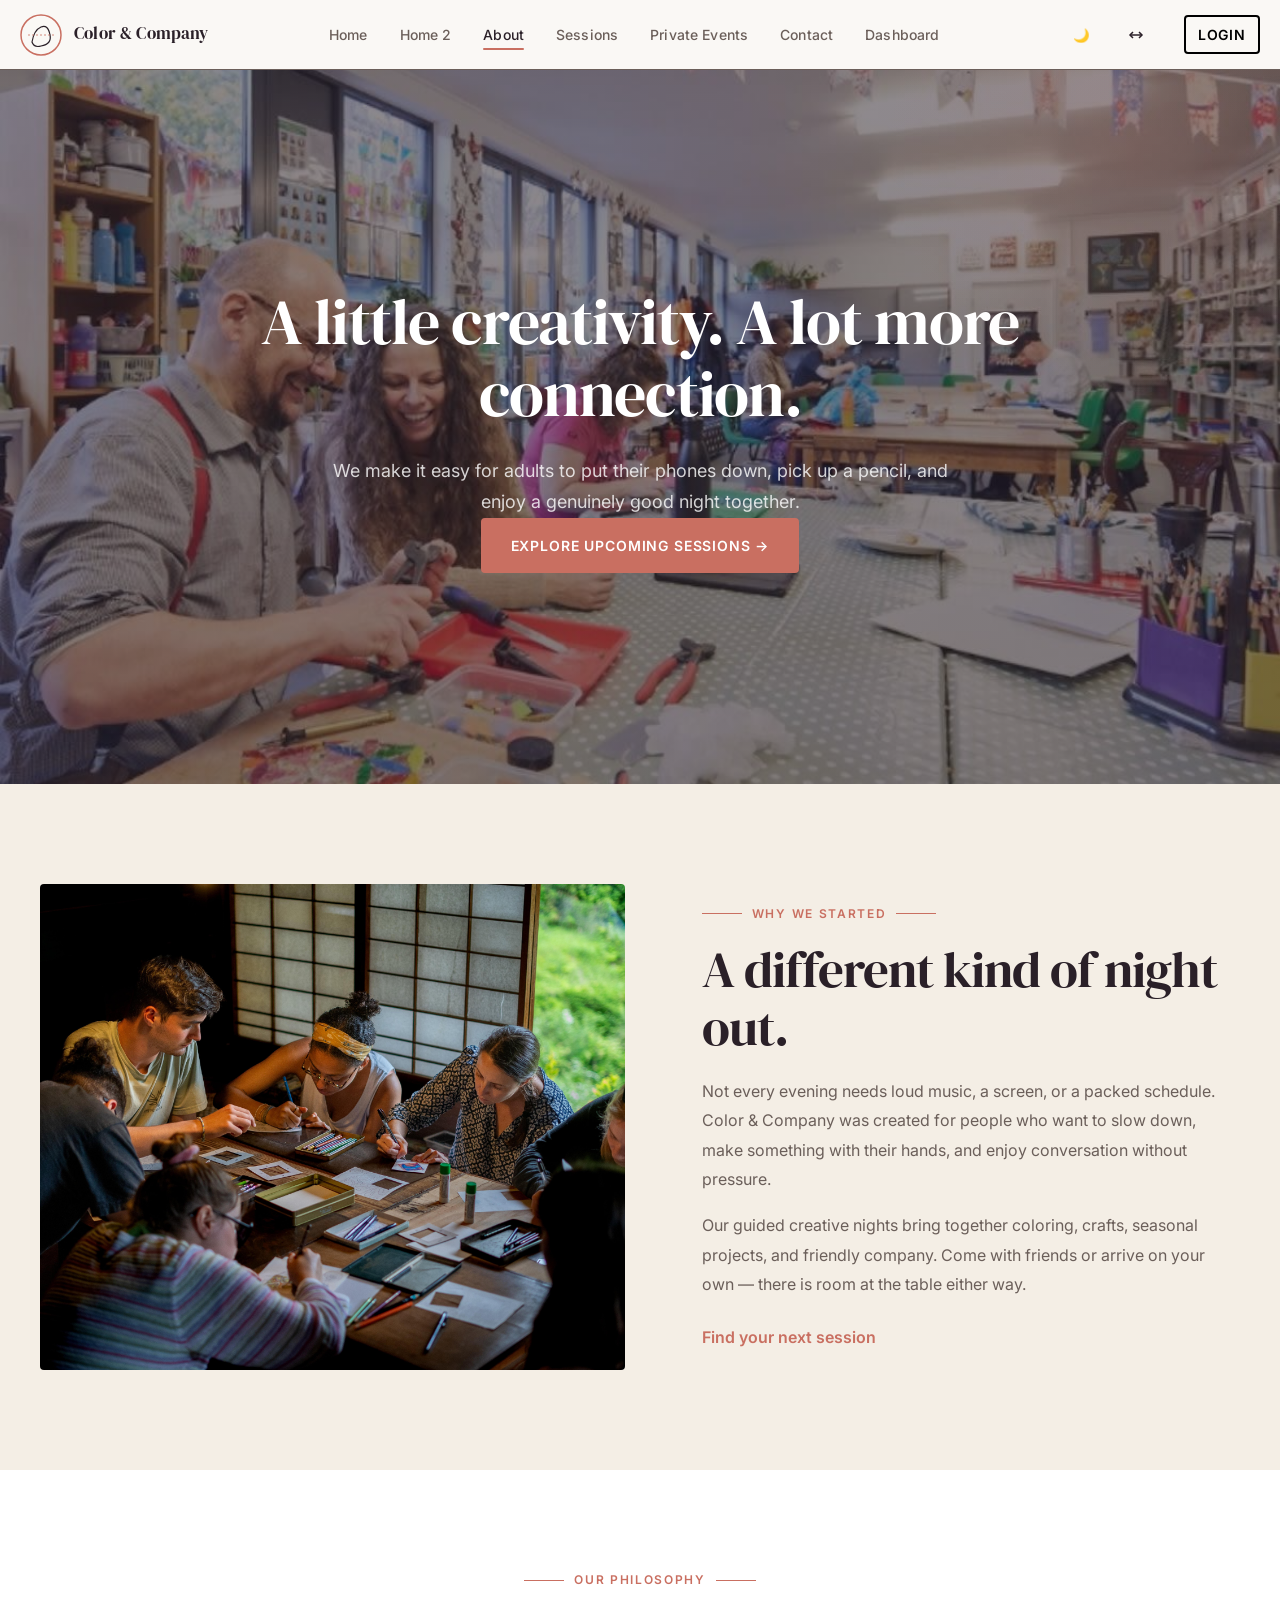
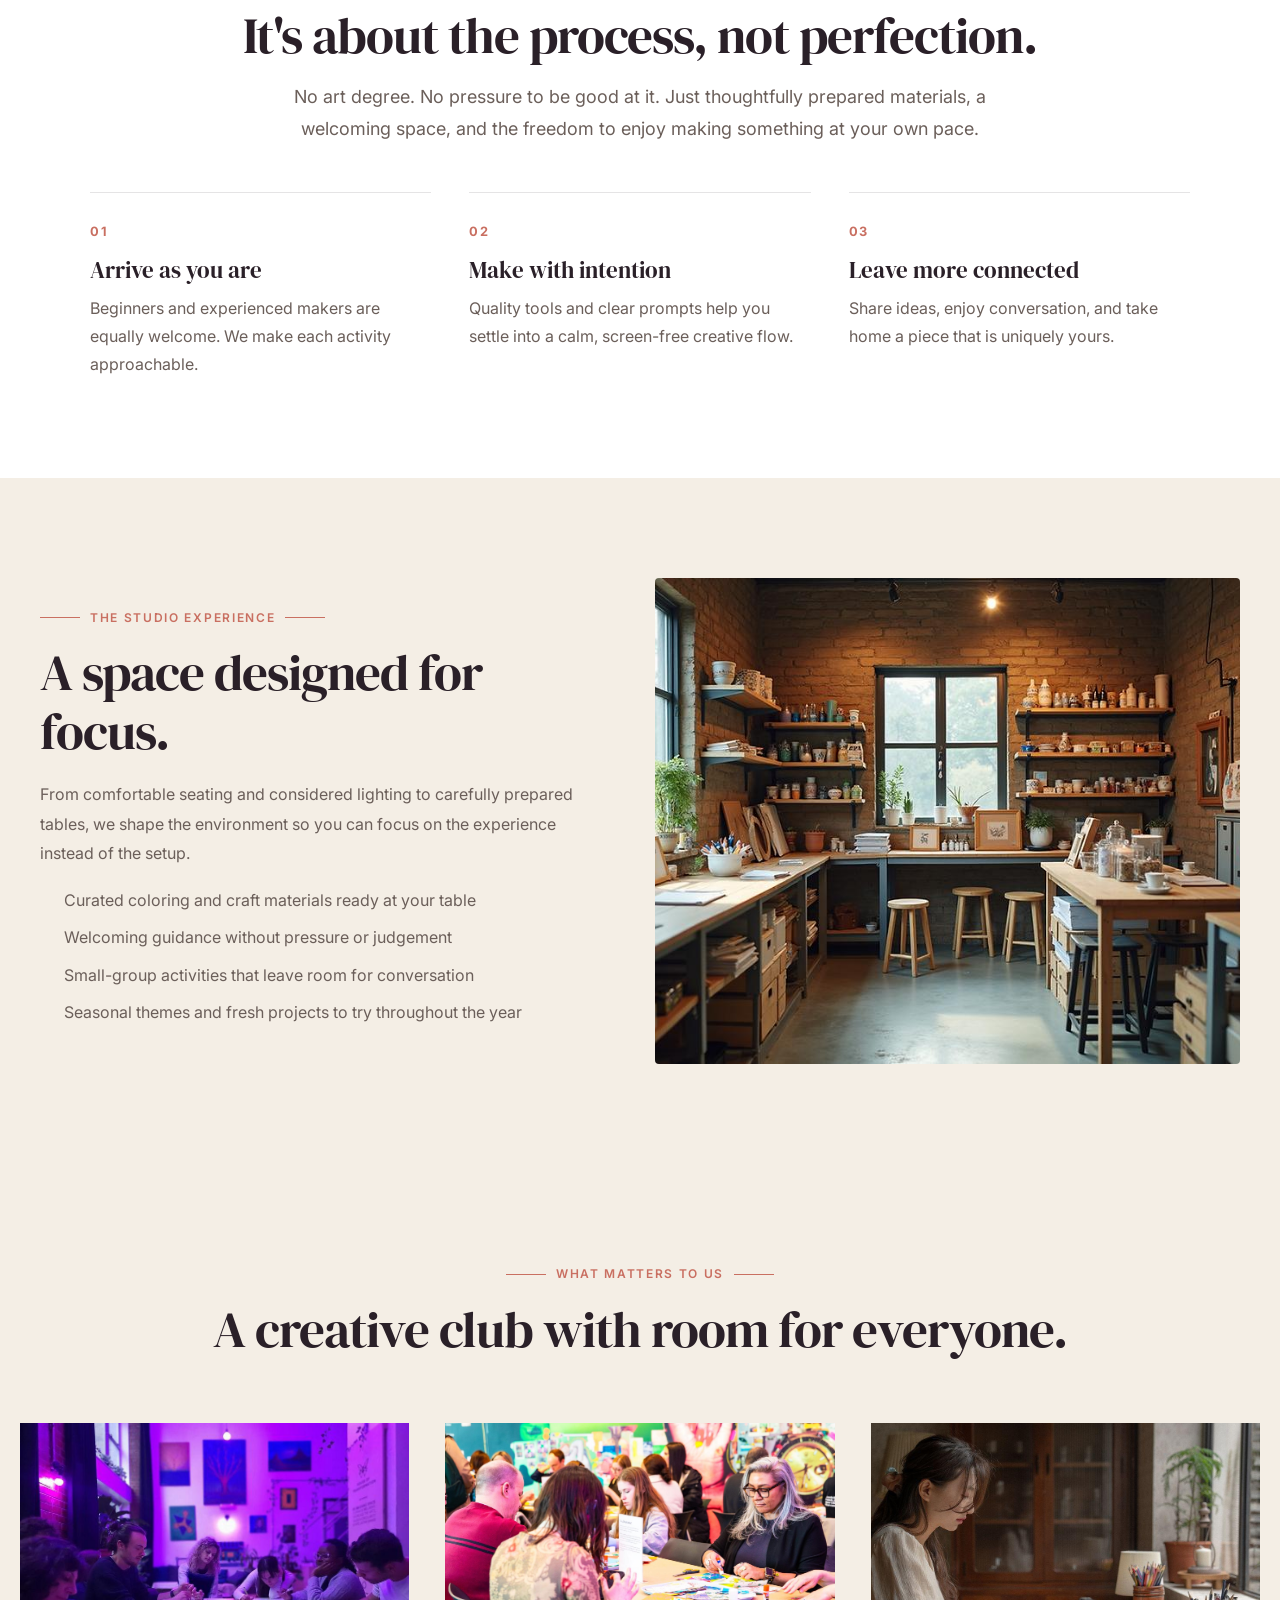
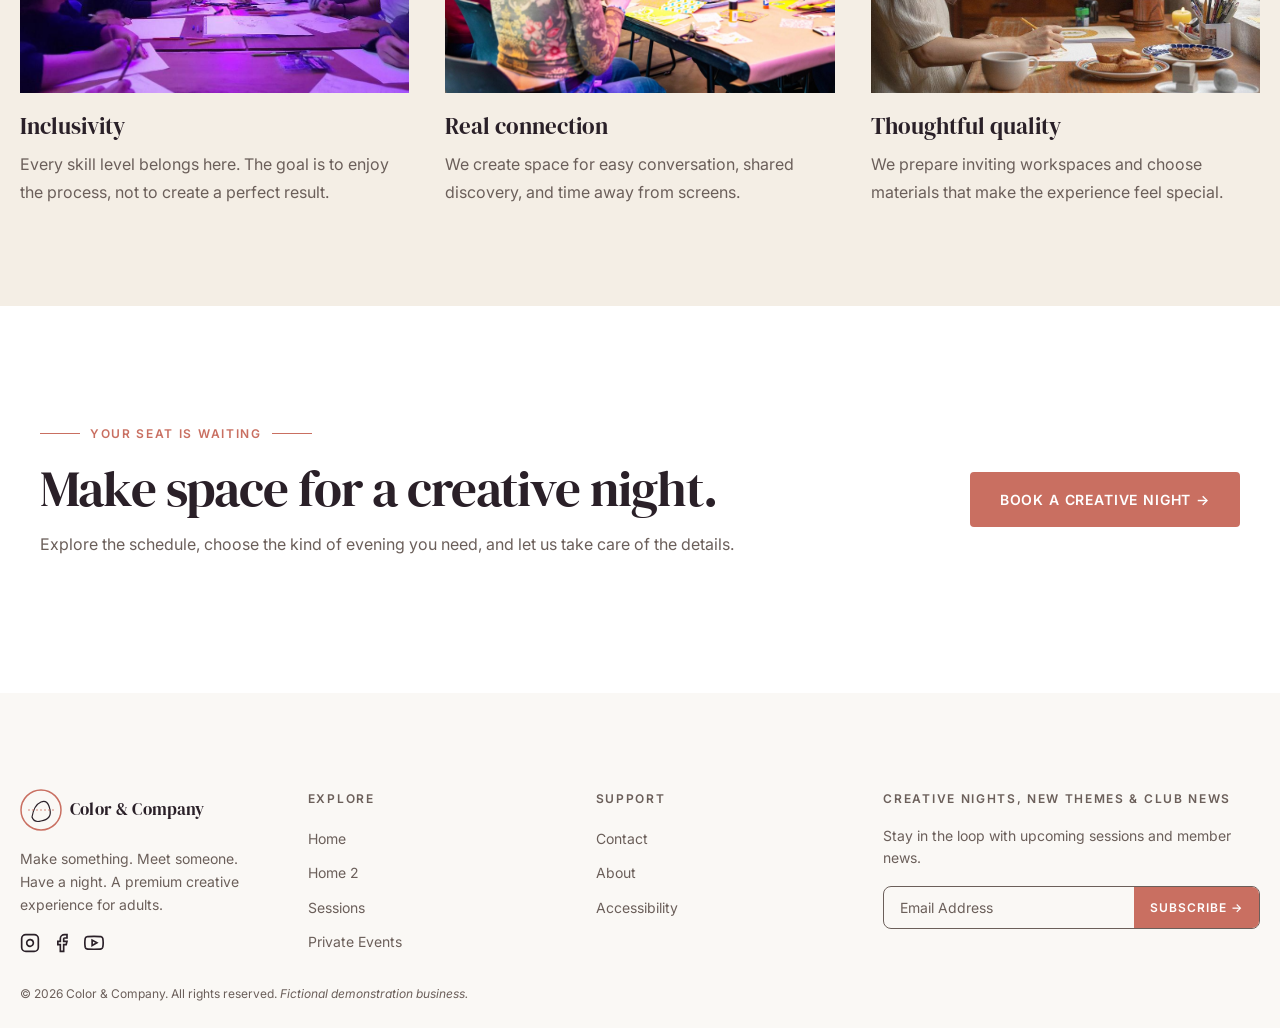
<file: about.html>
<!DOCTYPE html>
<html lang="en" data-theme="light">

<head>
  <meta charset="UTF-8">
  <meta name="viewport" content="width=device-width, initial-scale=1.0">
  <title>About Us | Color & Company</title>
  <meta name="description"
    content="Learn about Color & Company, our studio, our story and our approach to adult creative nights.">
  <link rel="canonical" href="about.html">
  <link rel="stylesheet" href="assets/css/style.css">
  <link
    href="https://fonts.googleapis.com/css2?family=DM+Serif+Display:ital@0;1&family=Inter:wght@300;400;500;600;700&display=swap"
    rel="stylesheet">
  <link rel="icon" type="image/svg+xml" href="favicon.svg">
</head>

<body data-page="about">

  <nav class="navbar" role="navigation" aria-label="Main navigation">
    <div class="navbar__inner">
      <a href="index.html" class="navbar__logo" aria-label="Color & Company Home">
        <svg class="navbar__logo-mark" viewBox="0 0 42 42" fill="none" aria-hidden="true">
          <circle cx="21" cy="21" r="20" stroke="#C96F61" stroke-width="1.5" fill="none" />
          <path d="M12 28 Q14 16 21 13 Q28 10 30 21 Q32 30 21 32 Q14 34 12 28Z" stroke="var(--color-text)"
            stroke-width="1.2" fill="none" />
          <line x1="8" y1="21" x2="34" y2="21" stroke="#C96F61" stroke-width="0.8" stroke-dasharray="2 2" />
        </svg>
        <div class="navbar__logo-text">
          <span class="navbar__logo-name">Color & Company</span>

        </div>
      </a>

      <nav class="navbar__nav" aria-label="Site navigation">
        <a href="index.html" class="navbar__link" data-nav-link>Home</a>
        <a href="home-2.html" class="navbar__link" data-nav-link>Home 2</a>
        <a href="about.html" class="navbar__link" data-nav-link>About</a>
        <a href="sessions.html" class="navbar__link" data-nav-link>Sessions</a>
        <a href="private-events.html" class="navbar__link" data-nav-link>Private Events</a>


        <a href="contact.html" class="navbar__link" data-nav-link>Contact</a>
        <a href="dashboard.html" class="navbar__link" data-nav-link>Dashboard</a>
      </nav>

      <div class="navbar__actions">

        <button class="btn-icon" data-theme-toggle aria-label="Toggle theme" aria-pressed="false">
          <span class="theme-icon">🌙</span>
        </button>
        <button class="btn-icon" data-rtl-toggle aria-label="Toggle RTL" aria-pressed="false">
          <svg width="18" height="18" viewBox="0 0 24 24" fill="none" stroke="currentColor" stroke-width="2"
            aria-hidden="true">
            <path d="M4 12h16" />
            <path d="M8 8l-4 4 4 4" />
            <path d="M16 8l4 4-4 4" />
          </svg>
        </button>
        <a href="login.html" class="btn btn-outline-light"
          style="padding: 6px 12px; font-size: 14px; margin-left: var(--space-sm);">Login</a>

      </div>
      <button class="navbar__hamburger" id="hamburger" aria-label="Open navigation" aria-expanded="false"
        aria-controls="mobile-drawer">
        <span></span><span></span><span></span>
      </button>
    </div>
  </nav>

  <!-- Mobile Drawer Overlay -->
  <div class="mobile-drawer-overlay" id="drawer-overlay" aria-hidden="true"></div>

  <!-- Mobile Drawer -->
  <aside class="mobile-drawer" id="mobile-drawer" role="dialog" aria-modal="true" aria-label="Mobile navigation">
    <div class="mobile-drawer__close">
      <button class="mobile-drawer__x" id="drawer-close" aria-label="Close navigation">✕</button>
    </div>
    <nav class="mobile-drawer__nav" aria-label="Mobile site navigation">
      <a href="index.html" class="mobile-drawer__link" data-nav-link>Home</a>
      <a href="home-2.html" class="mobile-drawer__link" data-nav-link>Home 2</a>
      <a href="about.html" class="mobile-drawer__link" data-nav-link>About</a>
      <a href="sessions.html" class="mobile-drawer__link" data-nav-link> Sessions</a>
      <a href="private-events.html" class="mobile-drawer__link" data-nav-link>Private Events</a>


      <a href="contact.html" class="mobile-drawer__link" data-nav-link>Contact</a><a href="dashboard.html"
        class="mobile-drawer__link" data-nav-link>Dashboard</a>
    </nav>
    <div class="mobile-drawer__divider"></div>
    <div class="mobile-drawer__controls">
      <button class="btn-icon" data-theme-toggle aria-label="Toggle theme" aria-pressed="false">
        <span class="theme-icon">🌙</span>
      </button>
      <button class="btn-icon" data-rtl-toggle aria-label="Toggle RTL" aria-pressed="false">
        <svg width="18" height="18" viewBox="0 0 24 24" fill="none" stroke="currentColor" stroke-width="2"
          aria-hidden="true">
          <path d="M4 12h16" />
          <path d="M8 8l-4 4 4 4" />
          <path d="M16 8l4 4-4 4" />
        </svg>
      </button>
    </div>
    <div class="mobile-drawer__divider"></div>
    <div class="mobile-drawer__cta">
      <a href="login.html" class="btn btn-outline-light w-full" style="justify-content:center">Login</a>

    </div>
  </aside>

  <header class="page-hero about-hero" role="banner"
    style="background: linear-gradient(rgba(42,32,40,0.52), rgba(42,32,40,0.58)), url('assets/images/abt-hero.jpg') center/cover no-repeat;">
    <div class="page-hero__content container">
      <h1 class="page-hero__title">A little creativity. A lot more connection.</h1>
      <p class="page-hero__desc">We make it easy for adults to put their phones down, pick up a pencil, and enjoy a
        genuinely good night together.</p>
      <a href="sessions.html" class="btn btn-primary">Explore Upcoming Sessions →</a>
    </div>
  </header>

  <section class="about-story section" aria-labelledby="about-story-title">
    <div class="container about-split">
      <div class="about-image"><img src="assets/images/studio.jpg"
          alt="Warm, welcoming creative studio prepared for a group craft night" loading="lazy"></div>
      <div class="about-copy">
        <div class="section-header__label">Why We Started</div>
        <h2 class="section-header__title" id="about-story-title">A different kind of night out.</h2>
        <p>Not every evening needs loud music, a screen, or a packed schedule. Color &amp; Company was created for
          people who want to slow down, make something with their hands, and enjoy conversation without pressure.</p>
        <p>Our guided creative nights bring together coloring, crafts, seasonal projects, and friendly company. Come
          with friends or arrive on your own — there is room at the table either way.</p>
        <a class="text-link" href="sessions.html">Find your next session </a>
      </div>
    </div>
  </section>

  <section class="about-philosophy section" aria-labelledby="about-philosophy-title">
    <div class="container about-centered">
      <div class="section-header section-header--center" style="margin-inline:auto;margin-bottom:var(--space-md)">
        <div class="section-header__label">Our Philosophy</div>
        <h2 class="section-header__title" id="about-philosophy-title">It's about the process, not perfection.</h2>
        <p class="section-header__desc">No art degree. No pressure to be good at it. Just thoughtfully prepared
          materials, a welcoming space, and the freedom to enjoy making something at your own pace.</p>
      </div>
      <div class="about-principles">
        <article><span class="about-step">01</span>
          <h3>Arrive as you are</h3>
          <p>Beginners and experienced makers are equally welcome. We make each activity approachable.</p>
        </article>
        <article><span class="about-step">02</span>
          <h3>Make with intention</h3>
          <p>Quality tools and clear prompts help you settle into a calm, screen-free creative flow.</p>
        </article>
        <article><span class="about-step">03</span>
          <h3>Leave more connected</h3>
          <p>Share ideas, enjoy conversation, and take home a piece that is uniquely yours.</p>
        </article>
      </div>
    </div>
  </section>

  <section class="about-studio section" aria-labelledby="about-studio-title">
    <div class="container about-split about-split-reverse">
      <div class="about-copy">
        <div class="section-header__label">The Studio Experience</div>
        <h2 class="section-header__title" id="about-studio-title">A space designed for focus.</h2>
        <p>From comfortable seating and considered lighting to carefully prepared tables, we shape the environment so
          you can focus on the experience instead of the setup.</p>
        <ul class="about-checklist">
          <li>Curated coloring and craft materials ready at your table</li>
          <li>Welcoming guidance without pressure or judgement</li>
          <li>Small-group activities that leave room for conversation</li>
          <li>Seasonal themes and fresh projects to try throughout the year</li>
        </ul>
      </div>
      <div class="about-image"><img src="assets/images/focus.jpg"
          alt="Organized art materials and a calm studio workspace" loading="lazy"></div>
    </div>
  </section>

  <section class="about-values section" aria-labelledby="about-values-title">
    <div class="container">
      <div class="section-header section-header--center">
        <div class="section-header__label">What Matters to Us</div>
        <h2 class="section-header__title" id="about-values-title">A creative club with room for everyone.</h2>
      </div>
      <div class="about-value-grid">
        <article><img src="assets/images/choose1.jpg" alt="Coloring materials ready for a session" loading="lazy">
          <h3>Inclusivity</h3>
          <p>Every skill level belongs here. The goal is to enjoy the process, not to create a perfect result.</p>
        </article>
        <article><img src="assets/images/choose2.jpg" alt="Friends sharing a creative activity" loading="lazy">
          <h3>Real connection</h3>
          <p>We create space for easy conversation, shared discovery, and time away from screens.</p>
        </article>
        <article><img src="assets/images/choose3.jpg" alt="Carefully arranged creative supplies" loading="lazy">
          <h3>Thoughtful quality</h3>
          <p>We prepare inviting workspaces and choose materials that make the experience feel special.</p>
        </article>
      </div>
    </div>
  </section>

  <section class="about-final section" aria-labelledby="about-final-title">
    <div class="container about-final-inner">
      <div>
        <div class="section-header__label">Your Seat Is Waiting</div>
        <h2 class="section-header__title" id="about-final-title">Make space for a creative night.</h2>
        <p>Explore the schedule, choose the kind of evening you need, and let us take care of the details.</p>
      </div>
      <a href="sessions.html" class="btn btn-primary">Book a Creative Night →</a>
    </div>
  </section>

  <footer class="footer" role="contentinfo">
    <div class="container">
      <div class="footer__grid">
        <div>
          <a href="index.html" class="navbar__logo" aria-label="Color &amp; Company Home"
            style="text-decoration: none; display: flex; align-items: center; gap: 8px; margin-bottom: 16px;">
            <svg class="navbar__logo-mark" viewBox="0 0 42 42" fill="none" aria-hidden="true">
              <circle cx="21" cy="21" r="20" stroke="#C96F61" stroke-width="1.5" fill="none" />
              <path d="M12 28 Q14 16 21 13 Q28 10 30 21 Q32 30 21 32 Q14 34 12 28Z" stroke="var(--color-text)"
                stroke-width="1.2" fill="none" />
              <line x1="8" y1="21" x2="34" y2="21" stroke="#C96F61" stroke-width="0.8" stroke-dasharray="2 2" />
            </svg>
            <div class="navbar__logo-text" style="display: flex; flex-direction: column;">
              <span class="navbar__logo-name">Color &amp;
                Company</span>
            </div>
          </a>
          <p class="footer__brand-tagline">Make something. Meet someone. Have a night. A premium creative experience for
            adults.</p>
          <div class="footer__social" style="display: flex; gap: 12px; margin-top: 16px;">
            <a href="#" onmouseover="this.style.color='#C96F61'" onmouseout="this.style.color=''"
              style="color: var(--color-text); transition: color 0.3s;"><svg width="20" height="20" viewBox="0 0 24 24"
                fill="none" stroke="currentColor" stroke-width="2">
                <rect x="2" y="2" width="20" height="20" rx="5" ry="5"></rect>
                <path d="M16 11.37A4 4 0 1 1 12.63 8 4 4 0 0 1 16 11.37z"></path>
                <line x1="17.5" y1="6.5" x2="17.51" y2="6.5"></line>
              </svg></a>
            <a href="#" onmouseover="this.style.color='#C96F61'" onmouseout="this.style.color=''"
              style="color: var(--color-text); transition: color 0.3s;"><svg width="20" height="20" viewBox="0 0 24 24"
                fill="none" stroke="currentColor" stroke-width="2">
                <path d="M18 2h-3a5 5 0 0 0-5 5v3H7v4h3v8h4v-8h3l1-4h-4V7a1 1 0 0 1 1-1h3z"></path>
              </svg></a>
            <a href="#" onmouseover="this.style.color='#C96F61'" onmouseout="this.style.color=''"
              style="color: var(--color-text); transition: color 0.3s;"><svg width="20" height="20" viewBox="0 0 24 24"
                fill="none" stroke="currentColor" stroke-width="2">
                <path
                  d="M22.54 6.42a2.78 2.78 0 0 0-1.94-2C18.88 4 12 4 12 4s-6.88 0-8.6.46a2.78 2.78 0 0 0-1.94 2A29 29 0 0 0 1 11.75a29 29 0 0 0 .46 5.33A2.78 2.78 0 0 0 3.4 19c1.72.46 8.6.46 8.6.46s6.88 0 8.6-.46a2.78 2.78 0 0 0 1.94-2 29 29 0 0 0 .46-5.25 29 29 0 0 0-.46-5.33z">
                </path>
                <polygon points="9.75 15.02 15.5 11.75 9.75 8.48 9.75 15.02"></polygon>
              </svg></a>
          </div>
        </div>
        <div>
          <div class="footer__col-title">Explore</div>
          <ul class="footer__links">
            <li><a href="index.html" class="footer__link">Home</a></li>
            <li><a href="home-2.html" class="footer__link">Home 2</a></li>
            <li><a href="sessions.html" class="footer__link">Sessions</a></li>
            <li><a href="private-events.html" class="footer__link">Private Events</a></li>
          </ul>
        </div>

        <div>
          <div class="footer__col-title">Support</div>
          <ul class="footer__links">
            <li><a href="contact.html" class="footer__link">Contact</a></li>
            <li><a href="about.html" class="footer__link">About</a></li>
            <li><a href="coming-soon.html" class="footer__link">Accessibility</a></li>
          </ul>
        </div>
        <div>
          <div class="footer__col-title">Creative Nights, New Themes & Club News</div>
          <p class="footer__newsletter-desc">Stay in the loop with upcoming sessions and member news.</p>
          <form class="footer__newsletter-form" aria-label="Newsletter signup"
            onsubmit="event.preventDefault();showToast('Subscribed! Demo only — no email recorded.')">
            <input type="email" class="footer__newsletter-input" placeholder="Email Address"
              aria-label="Your email address">
            <button type="submit" class="footer__newsletter-btn">Subscribe →</button>
          </form>
        </div>
      </div>
      <div class="footer__bottom">
        <p class="footer__copyright">© 2026 Color & Company. All rights reserved. <em>Fictional demonstration
            business.</em></p>

      </div>
    </div>
  </footer>
  <button id="back-to-top" class="back-to-top" aria-label="Back to top"><svg width="18" height="18" viewBox="0 0 24 24"
      fill="none" stroke="currentColor" stroke-width="2.5" aria-hidden="true">
      <path d="m18 15-6-6-6 6" />
    </svg></button>

  <script src="assets/js/main.js"></script>
</body>

</html>
</file>
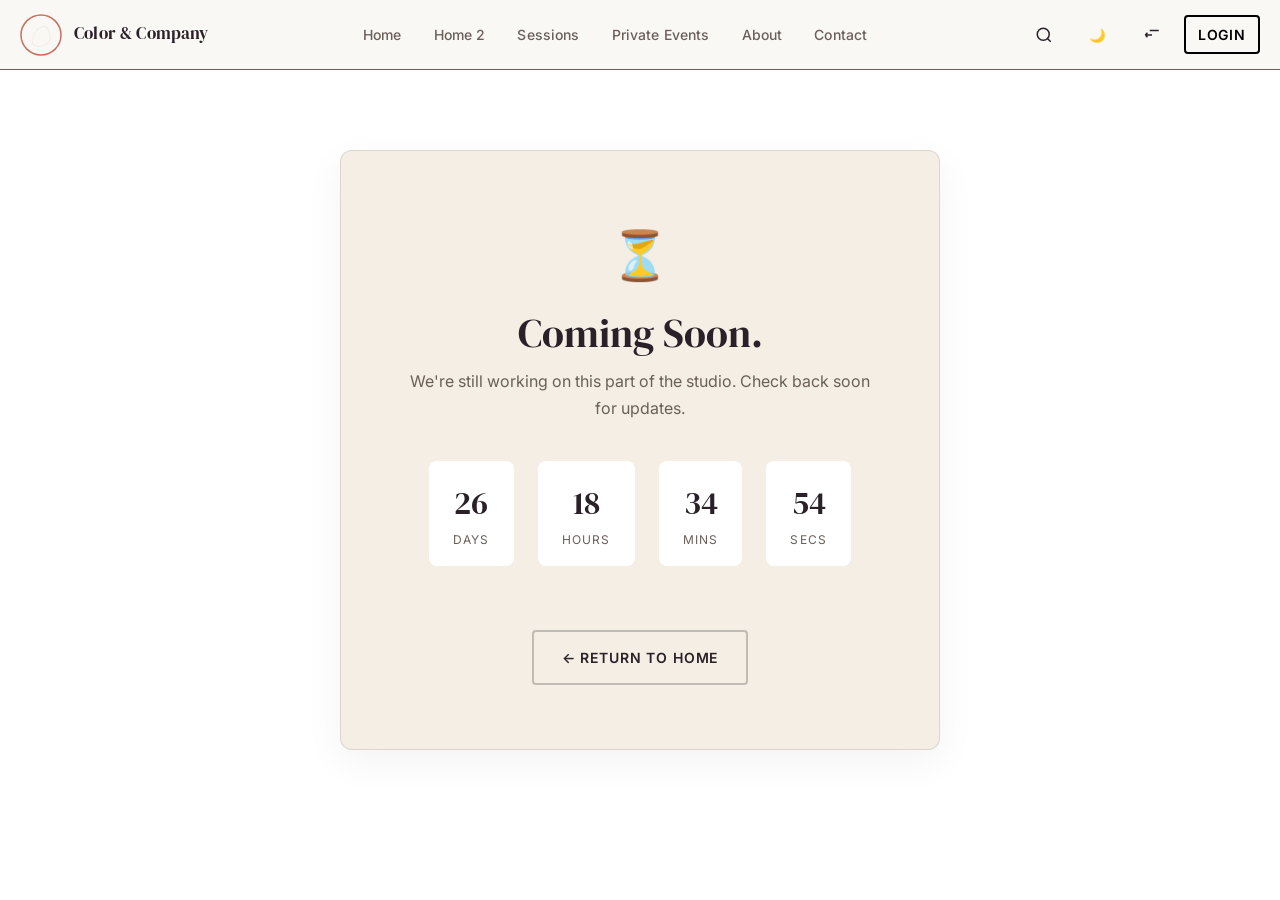
<file: coming-soon.html>
﻿<!DOCTYPE html>
<html lang="en" data-theme="light">
<head>
  <meta charset="UTF-8">
  <meta name="viewport" content="width=device-width, initial-scale=1.0">
  <title>Coming Soon | Color & Company</title>
  <meta name="description" content="This feature is coming soon to Color & Company.">
  <link rel="canonical" href="coming-soon.html">
  <link rel="stylesheet" href="assets/css/style.css">
  <link href="https://fonts.googleapis.com/css2?family=DM+Serif+Display:ital@0;1&family=Inter:wght@300;400;500;600;700&display=swap" rel="stylesheet">
<link rel="icon" type="image/svg+xml" href="favicon.svg">
</head>
<body data-page="coming-soon" style="background:var(--color-surface);min-height:100vh;display:flex;flex-direction:column">

<nav class="navbar" role="navigation" aria-label="Main navigation">
  <div class="navbar__inner">
    <a href="index.html" class="navbar__logo" aria-label="Color & Company Home"><svg class="navbar__logo-mark" viewBox="0 0 42 42" fill="none" aria-hidden="true"><circle cx="21" cy="21" r="20" stroke="#C96F61" stroke-width="1.5" fill="none"/><path d="M12 28 Q14 16 21 13 Q28 10 30 21 Q32 30 21 32 Q14 34 12 28Z" stroke="#F4EEE5" stroke-width="1.2" fill="none"/></svg><div class="navbar__logo-text"><span class="navbar__logo-name">Color & Company</span></div></a>
    <nav class="navbar__nav"><a href="index.html" class="navbar__link" data-nav-link>Home</a><a href="home-2.html" class="navbar__link" data-nav-link>Home 2</a><a href="sessions.html" class="navbar__link" data-nav-link>Sessions</a><a href="private-events.html" class="navbar__link" data-nav-link>Private Events</a><a href="about.html" class="navbar__link" data-nav-link>About</a><a href="contact.html" class="navbar__link" data-nav-link>Contact</a></nav>
    <div class="navbar__actions"><button class="btn-icon" data-search-open aria-label="Search"><svg width="18" height="18" viewBox="0 0 24 24" fill="none" stroke="currentColor" stroke-width="2"><circle cx="11" cy="11" r="8"/><path d="m21 21-4.35-4.35"/></svg></button><button class="btn-icon" data-theme-toggle aria-label="Toggle theme"><span class="theme-icon">🌙</span></button><button class="btn-icon" data-rtl-toggle aria-label="Toggle RTL"><svg width="18" height="18" viewBox="0 0 24 24" fill="none" stroke="currentColor" stroke-width="2"><path d="M12 12H3m0 0 3-3m-3 3 3 3M21 6H9"/></svg></button><a href="login.html" class="btn btn-outline-light" style="padding: 6px 12px; font-size: 14px;">Login</a></div>
    <button class="navbar__hamburger" id="hamburger" aria-label="Open navigation" aria-expanded="false"><span></span><span></span><span></span></button>
  </div>
</nav>
<div class="mobile-drawer-overlay" id="drawer-overlay" aria-hidden="true"></div>
<aside class="mobile-drawer" id="mobile-drawer" role="dialog" aria-modal="true" aria-label="Mobile navigation"><div class="mobile-drawer__close"><span class="mobile-drawer__logo">Color & Company</span><button class="mobile-drawer__x" id="drawer-close" aria-label="Close">✕</button></div><nav class="mobile-drawer__nav"><a href="index.html" class="mobile-drawer__link" data-nav-link>Home</a><a href="sessions.html" class="mobile-drawer__link" data-nav-link>Sessions</a><a href="contact.html" class="mobile-drawer__link" data-nav-link>Contact</a></nav><div class="mobile-drawer__divider"></div><div class="mobile-drawer__controls"><div class="mobile-drawer__control" data-theme-toggle><span>Appearance</span><span class="theme-icon">🌙</span></div><div class="mobile-drawer__control" data-rtl-toggle><span class="rtl-label">Switch to RTL</span></div></div></aside>
<div class="search-panel" id="search-panel" role="search"><div class="search-panel__inner" style="flex-direction:column;gap:12px"><div style="display:flex;align-items:center;gap:12px"><input type="search" id="search-input" class="search-panel__input" placeholder="Search…" aria-label="Search"><button id="search-close" class="btn-icon" aria-label="Close">✕</button></div><div class="search-panel__results" id="search-results" aria-live="polite"></div></div></div>


<main style="flex:1;display:flex;align-items:center;justify-content:center;padding:var(--space-xl) var(--space-sm)">
  <div style="background:var(--color-bg);padding:var(--space-xl);border-radius:12px;border:1px solid var(--color-border);max-width:600px;width:100%;text-align:center;box-shadow:0 12px 40px rgba(0,0,0,0.05)">
    <div style="font-size:3rem;margin-bottom:var(--space-sm)">⏳</div>
    <h1 style="font-family:var(--font-heading);font-size:2.5rem;color:var(--color-text);margin-bottom:12px">Coming Soon.</h1>
    <p style="color:var(--color-text-muted);margin-bottom:var(--space-lg)">We're still working on this part of the studio. Check back soon for updates.</p>
    
    <div id="countdown-target" data-date="2027-01-01T00:00:00" style="display:flex;gap:var(--space-md);justify-content:center;margin-bottom:var(--space-xl)">
      <div style="background:var(--color-surface);padding:var(--space-sm) var(--space-md);border-radius:8px">
        <div style="font-family:var(--font-heading);font-size:2rem" id="cd-days">00</div>
        <div style="font-size:0.75rem;text-transform:uppercase;letter-spacing:0.1em;color:var(--color-text-muted)">Days</div>
      </div>
      <div style="background:var(--color-surface);padding:var(--space-sm) var(--space-md);border-radius:8px">
        <div style="font-family:var(--font-heading);font-size:2rem" id="cd-hours">00</div>
        <div style="font-size:0.75rem;text-transform:uppercase;letter-spacing:0.1em;color:var(--color-text-muted)">Hours</div>
      </div>
      <div style="background:var(--color-surface);padding:var(--space-sm) var(--space-md);border-radius:8px">
        <div style="font-family:var(--font-heading);font-size:2rem" id="cd-mins">00</div>
        <div style="font-size:0.75rem;text-transform:uppercase;letter-spacing:0.1em;color:var(--color-text-muted)">Mins</div>
      </div>
      <div style="background:var(--color-surface);padding:var(--space-sm) var(--space-md);border-radius:8px">
        <div style="font-family:var(--font-heading);font-size:2rem" id="cd-secs">00</div>
        <div style="font-size:0.75rem;text-transform:uppercase;letter-spacing:0.1em;color:var(--color-text-muted)">Secs</div>
      </div>
    </div>

    <a href="index.html" class="btn btn-outline" style="justify-content:center">← Return to Home</a>
  </div>
</main>

<script src="assets/js/main.js"></script>
</body>
</html>
</file>
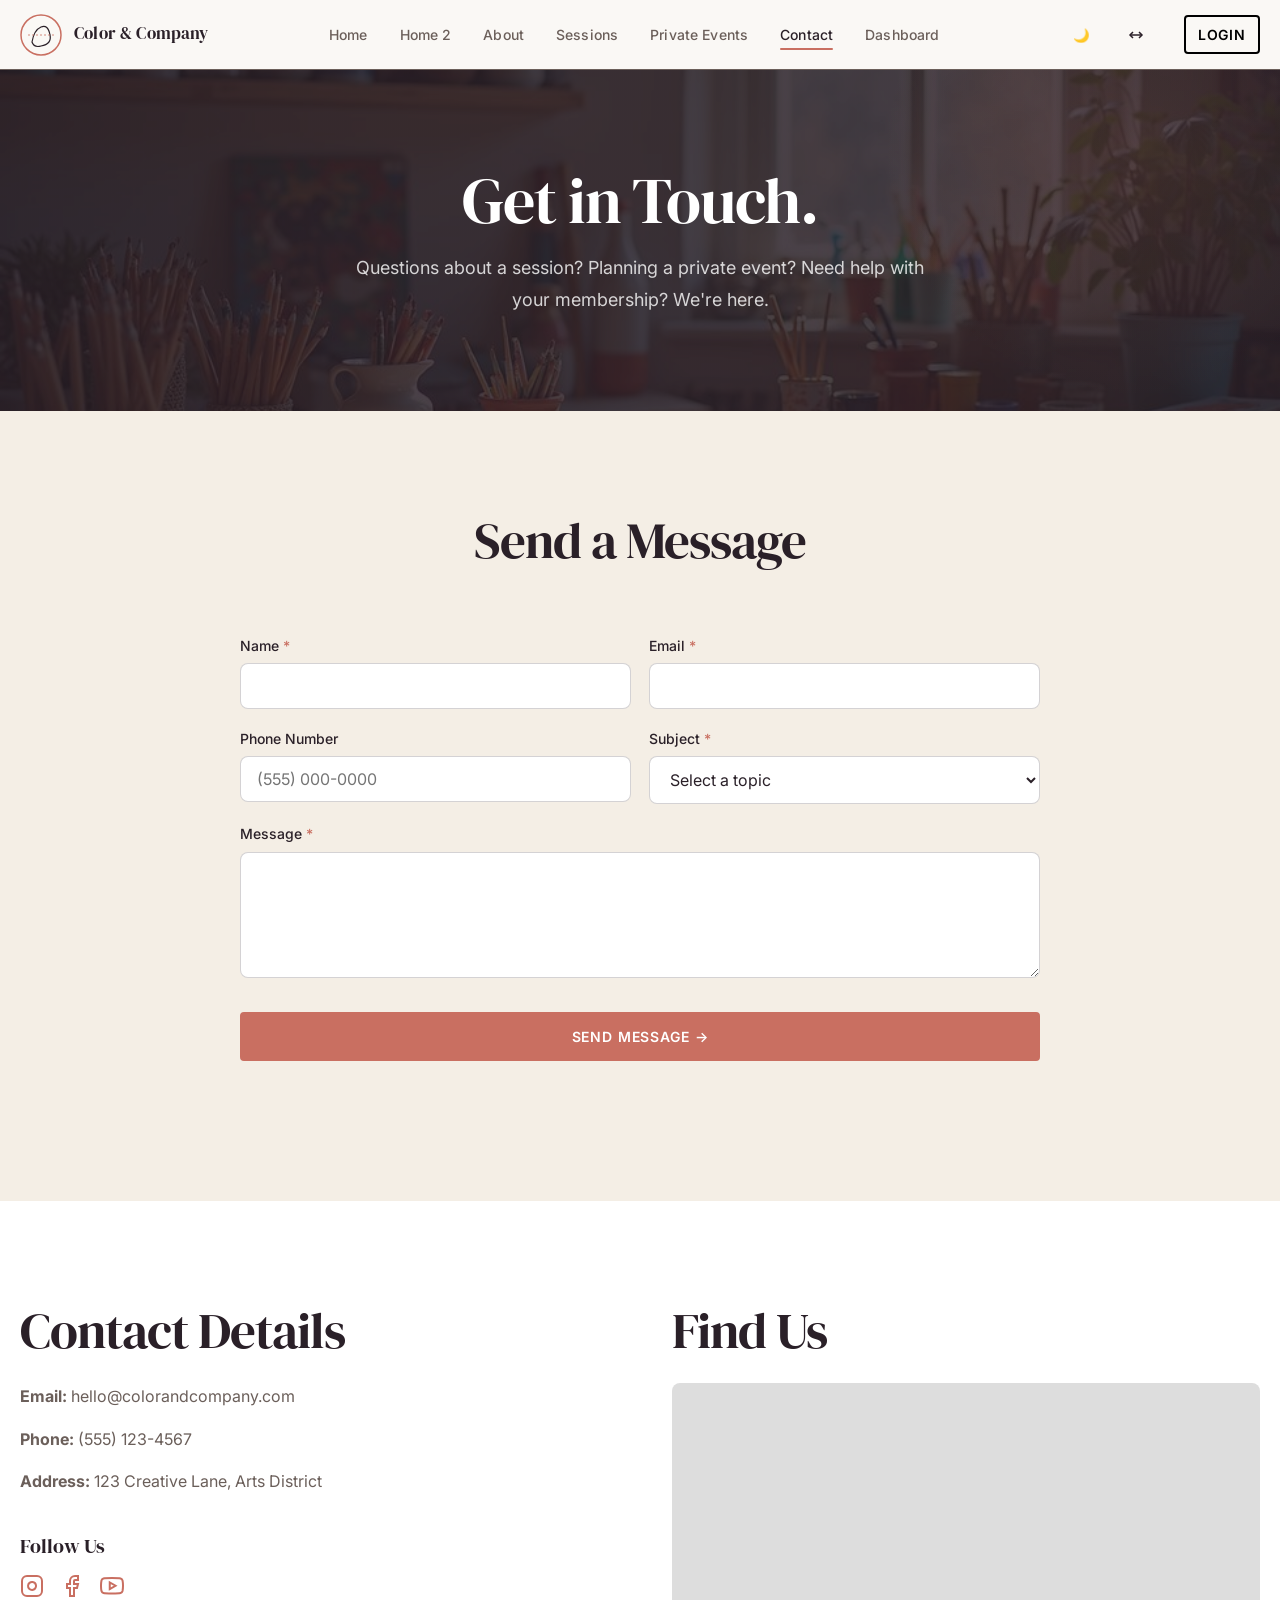
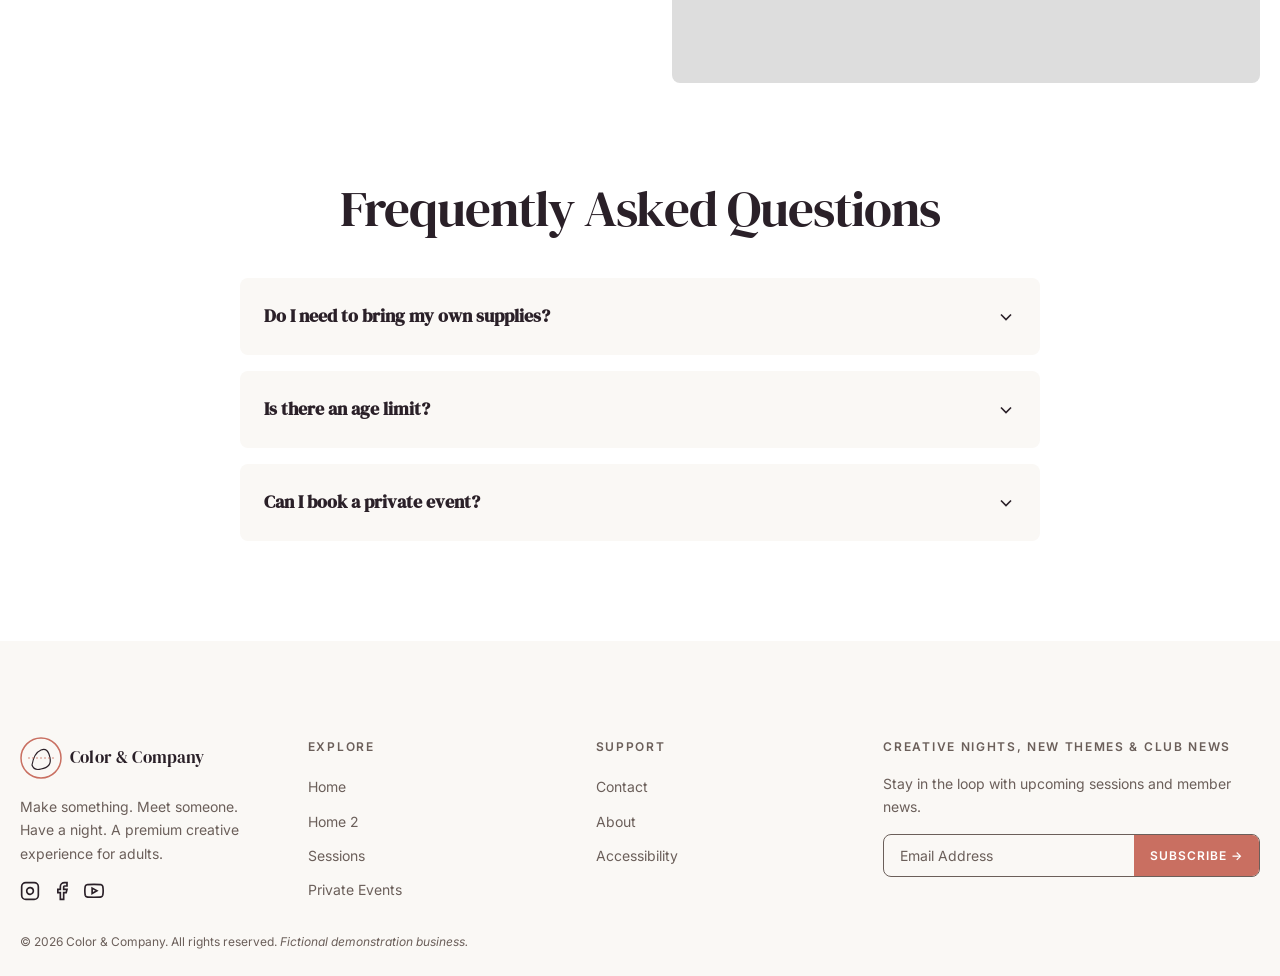
<file: contact.html>
<!DOCTYPE html>
<html lang="en" data-theme="light">

<head>
  <meta charset="UTF-8">
  <meta name="viewport" content="width=device-width, initial-scale=1.0">
  <title>Contact Us | Color & Company</title>
  <meta name="description"
    content="Get in touch with Color & Company. We're here to answer questions about sessions, private events and membership.">
  <link rel="canonical" href="contact.html">
  <link rel="stylesheet" href="assets/css/style.css">
  <link
    href="https://fonts.googleapis.com/css2?family=DM+Serif+Display:ital@0;1&family=Inter:wght@300;400;500;600;700&display=swap"
    rel="stylesheet">
  <link rel="icon" type="image/svg+xml" href="favicon.svg">
</head>

<body data-page="contact">

  <nav class="navbar" role="navigation" aria-label="Main navigation">
    <div class="navbar__inner">
      <a href="index.html" class="navbar__logo" aria-label="Color & Company Home">
        <svg class="navbar__logo-mark" viewBox="0 0 42 42" fill="none" aria-hidden="true">
          <circle cx="21" cy="21" r="20" stroke="#C96F61" stroke-width="1.5" fill="none" />
          <path d="M12 28 Q14 16 21 13 Q28 10 30 21 Q32 30 21 32 Q14 34 12 28Z" stroke="var(--color-text)"
            stroke-width="1.2" fill="none" />
          <line x1="8" y1="21" x2="34" y2="21" stroke="#C96F61" stroke-width="0.8" stroke-dasharray="2 2" />
        </svg>
        <div class="navbar__logo-text">
          <span class="navbar__logo-name">Color & Company</span>

        </div>
      </a>

      <nav class="navbar__nav" aria-label="Site navigation">
        <a href="index.html" class="navbar__link" data-nav-link>Home</a>
        <a href="home-2.html" class="navbar__link" data-nav-link>Home 2</a>
        <a href="about.html" class="navbar__link" data-nav-link>About</a>
        <a href="sessions.html" class="navbar__link" data-nav-link>Sessions</a>
        <a href="private-events.html" class="navbar__link" data-nav-link>Private Events</a>


        <a href="contact.html" class="navbar__link" data-nav-link>Contact</a>
        <a href="dashboard.html" class="navbar__link" data-nav-link>Dashboard</a>
      </nav>

      <div class="navbar__actions">

        <button class="btn-icon" data-theme-toggle aria-label="Toggle theme" aria-pressed="false">
          <span class="theme-icon">🌙</span>
        </button>
        <button class="btn-icon" data-rtl-toggle aria-label="Toggle RTL" aria-pressed="false">
          <svg width="18" height="18" viewBox="0 0 24 24" fill="none" stroke="currentColor" stroke-width="2"
            aria-hidden="true">
            <path d="M4 12h16" />
            <path d="M8 8l-4 4 4 4" />
            <path d="M16 8l4 4-4 4" />
          </svg>
        </button>
        <a href="login.html" class="btn btn-outline-light"
          style="padding: 6px 12px; font-size: 14px; margin-left: var(--space-sm);">Login</a>

      </div>
      <button class="navbar__hamburger" id="hamburger" aria-label="Open navigation" aria-expanded="false"
        aria-controls="mobile-drawer">
        <span></span><span></span><span></span>
      </button>
    </div>
  </nav>

  <!-- Mobile Drawer Overlay -->
  <div class="mobile-drawer-overlay" id="drawer-overlay" aria-hidden="true"></div>

  <!-- Mobile Drawer -->
  <aside class="mobile-drawer" id="mobile-drawer" role="dialog" aria-modal="true" aria-label="Mobile navigation">
    <div class="mobile-drawer__close">
      <button class="mobile-drawer__x" id="drawer-close" aria-label="Close navigation">✕</button>
    </div>
    <nav class="mobile-drawer__nav" aria-label="Mobile site navigation">
      <a href="index.html" class="mobile-drawer__link" data-nav-link>Home</a>
      <a href="home-2.html" class="mobile-drawer__link" data-nav-link>Home 2</a>
      <a href="about.html" class="mobile-drawer__link" data-nav-link>About</a>
      <a href="sessions.html" class="mobile-drawer__link" data-nav-link> Sessions</a>
      <a href="private-events.html" class="mobile-drawer__link" data-nav-link>Private Events</a>


      <a href="contact.html" class="mobile-drawer__link" data-nav-link>Contact</a><a href="dashboard.html"
        class="mobile-drawer__link" data-nav-link>Dashboard</a>
    </nav>
    <div class="mobile-drawer__divider"></div>
    <div class="mobile-drawer__controls">
      <button class="btn-icon" data-theme-toggle aria-label="Toggle theme" aria-pressed="false">
        <span class="theme-icon">🌙</span>
      </button>
      <button class="btn-icon" data-rtl-toggle aria-label="Toggle RTL" aria-pressed="false">
        <svg width="18" height="18" viewBox="0 0 24 24" fill="none" stroke="currentColor" stroke-width="2"
          aria-hidden="true">
          <path d="M4 12h16" />
          <path d="M8 8l-4 4 4 4" />
          <path d="M16 8l4 4-4 4" />
        </svg>
      </button>
    </div>
    <div class="mobile-drawer__divider"></div>
    <div class="mobile-drawer__cta">
      <a href="login.html" class="btn btn-outline-light w-full" style="justify-content:center">Login</a>

    </div>
  </aside>

  <header class="page-hero" role="banner"
    style="background: linear-gradient(rgba(42,32,40,0.85), rgba(42,32,40,0.85)), url('assets/images/contact-hero.jpg') center/cover no-repeat;">
    <div class="page-hero__content">
      <h1 class="page-hero__title">Get in Touch.</h1>
      <p class="page-hero__desc">Questions about a session? Planning a private event? Need help with your membership?
        We're here.</p>
    </div>
  </header>

  <section class="section" aria-labelledby="contact-form-title"
    style="padding-top: 100px !important; padding-bottom: 100px !important;">
    <div class="container" style="max-width:800px;margin-inline:auto">
      <div class="section-header reveal section-header--center">
        <h2 class="section-header__title" id="contact-form-title">Send a Message</h2>
      </div>

      <div id="contact-form-content">
        <form id="contact-form" class="reveal" novalidate>

          <div class="form-row">
            <div class="form-group"><label class="form-label" for="cf-name">Name <span>*</span></label><input
                type="text" id="cf-name" class="form-input" required autocomplete="name"><span class="form-error" id="cf-name-error">Please
                enter your name.</span></div>
            <div class="form-group"><label class="form-label" for="cf-email">Email <span>*</span></label><input
                type="email" id="cf-email" class="form-input" required autocomplete="email"><span class="form-error"
                id="cf-email-error">Please enter a valid email.</span></div>
          </div>
          <div class="form-row">
            <div class="form-group"><label class="form-label" for="cf-phone">Phone Number</label><input
                type="tel" id="cf-phone" class="form-input" placeholder="(555) 000-0000" autocomplete="tel"></div>
            <div class="form-group"><label class="form-label" for="cf-subject">Subject <span>*</span></label><select
                id="cf-subject" class="form-input" required>
                <option value="">Select a topic</option>
                <option value="General Enquiry">General Enquiry</option>
                <option value="Session Booking">Session Booking</option>
                <option value="Private Events">Private Events</option>
                <option value="Membership &amp; Passes">Membership &amp; Passes</option>
                <option value="Press &amp; Partnerships">Press &amp; Partnerships</option>
              </select><span class="form-error" id="cf-subject-error">Please select a subject.</span></div>
          </div>
          <div class="form-group"><label class="form-label" for="cf-message">Message <span>*</span></label><textarea
              id="cf-message" class="form-textarea" rows="5" required></textarea><span class="form-error"
              id="cf-message-error">Please enter a message.</span></div>

          <div style="text-align:center; padding-bottom: 40px;"><button type="submit" class="btn btn-primary"
              style="margin-top:var(--space-sm); width: 100%; justify-content: center;">Send Message →</button></div>
        </form>
      </div>

      <div class="modal-success" id="contact-success" aria-live="polite">
        <div class="modal-success__icon" aria-hidden="true">✓</div>
        <h3 class="modal-success__title">Message Sent</h3>
        <p class="modal-success__desc">Your demo message has been recorded (frontend only).</p>
        <button class="btn btn-primary"
          onclick="document.getElementById('contact-success').classList.remove('visible');document.getElementById('contact-form-content').style.display=''">Done</button>
      </div>

    </div>
  </section>

  <!-- NEW CONTACT DETAILS, MAP & FAQ SECTION -->
  <section class="section" style="background:var(--color-surface)">
    <div class="container">
      <div class="contact-grid"
        style="display:grid; grid-template-columns: repeat(auto-fit, minmax(300px, 1fr)); gap: var(--space-xl);">

        <!-- Contact Details -->
        <div>
          <h2 class="section-header__title" style="margin-bottom:var(--space-md)">Contact Details</h2>
          <div
            style="display:flex; flex-direction:column; gap:var(--space-sm); color:var(--color-text-muted); margin-bottom:var(--space-lg);">
            <p><strong>Email:</strong> hello@colorandcompany.com</p>
            <p><strong>Phone:</strong> (555) 123-4567</p>
            <p><strong>Address:</strong> 123 Creative Lane, Arts District</p>
          </div>
          <h3 style="margin-bottom:var(--space-sm); font-family:var(--font-heading); font-size:1.25rem;">Follow Us
          </h3>
          <div style="display: flex; gap: 16px;">
            <a href="#" style="color: var(--color-primary); transition: color 0.3s;"
              onmouseover="this.style.color='var(--color-heading)'"
              onmouseout="this.style.color='var(--color-primary)'">
              <svg width="24" height="24" viewBox="0 0 24 24" fill="none" stroke="currentColor" stroke-width="2">
                <rect x="2" y="2" width="20" height="20" rx="5" ry="5"></rect>
                <path d="M16 11.37A4 4 0 1 1 12.63 8 4 4 0 0 1 16 11.37z"></path>
                <line x1="17.5" y1="6.5" x2="17.51" y2="6.5"></line>
              </svg>
            </a>
            <a href="#" style="color: var(--color-primary); transition: color 0.3s;"
              onmouseover="this.style.color='var(--color-heading)'"
              onmouseout="this.style.color='var(--color-primary)'">
              <svg width="24" height="24" viewBox="0 0 24 24" fill="none" stroke="currentColor" stroke-width="2">
                <path d="M18 2h-3a5 5 0 0 0-5 5v3H7v4h3v8h4v-8h3l1-4h-4V7a1 1 0 0 1 1-1h3z"></path>
              </svg>
            </a>
            <a href="#" style="color: var(--color-primary); transition: color 0.3s;"
              onmouseover="this.style.color='var(--color-heading)'"
              onmouseout="this.style.color='var(--color-primary)'">
              <svg width="24" height="24" viewBox="0 0 24 24" fill="none" stroke="currentColor" stroke-width="2">
                <path
                  d="M22.54 6.42a2.78 2.78 0 0 0-1.94-2C18.88 4 12 4 12 4s-6.88 0-8.6.46a2.78 2.78 0 0 0-1.94 2A29 29 0 0 0 1 11.75a29 29 0 0 0 .46 5.33A2.78 2.78 0 0 0 3.4 19c1.72.46 8.6.46 8.6.46s6.88 0 8.6-.46a2.78 2.78 0 0 0 1.94-2 29 29 0 0 0 .46-5.25 29 29 0 0 0-.46-5.33z">
                </path>
                <polygon points="9.75 15.02 15.5 11.75 9.75 8.48 9.75 15.02"></polygon>
              </svg>
            </a>
          </div>
        </div>

        <!-- Google Map -->
        <div>
          <h2 class="section-header__title" style="margin-bottom:var(--space-md)">Find Us</h2>
          <div
            style="width:100%; height:300px; background:#ddd; border-radius:var(--border-radius-md); overflow:hidden;">
            <iframe
              src="https://www.google.com/maps/embed?pb=!1m18!1m12!1m3!1d3022.1!2d-73.98!3d40.75!2m3!1f0!2f0!3f0!3m2!1i1024!2i768!4f13.1!3m3!1m2!1s0x0%3A0x0!2zMQA!5e0!3m2!1sen!2sus!4v1610000000000!5m2!1sen!2sus"
              width="100%" height="100%" style="border:0;" allowfullscreen="" loading="lazy"></iframe>
          </div>
        </div>

      </div>

      <!-- FAQ Section -->
      <div style="margin-top:var(--space-2xl);">
        <h2 class="section-header__title" style="text-align:center; margin-bottom:var(--space-lg)">Frequently Asked
          Questions</h2>
        <div style="max-width:800px; margin:0 auto; display:flex; flex-direction:column; gap:var(--space-sm);">
          <style>
            details>summary {
              list-style: none;
              display: flex;
              justify-content: space-between;
              align-items: center;
            }

            details>summary::-webkit-details-marker {
              display: none;
            }

            details>summary::marker {
              display: none;
            }

            details[open]>summary svg {
              transform: rotate(180deg);
            }

            details>summary svg {
              transition: transform 0.3s ease;
            }
          </style>
          <details
            style="background:var(--color-surface-2); padding:var(--space-md); border-radius:var(--border-radius-md); cursor:pointer;">
            <summary style="font-family:var(--font-heading); font-size:1.1rem; font-weight:600; outline:none;">
              <span>Do I need to bring my own supplies?</span>
              <svg width="20" height="20" viewBox="0 0 24 24" fill="none" stroke="currentColor" stroke-width="2">
                <path d="M6 9l6 6 6-6"></path>
              </svg>
            </summary>
            <p style="color:var(--color-text-muted); font-size:var(--text-sm); margin-top:12px;">No, we provide all
              premium materials for every session.</p>
          </details>
          <details
            style="background:var(--color-surface-2); padding:var(--space-md); border-radius:var(--border-radius-md); cursor:pointer;">
            <summary style="font-family:var(--font-heading); font-size:1.1rem; font-weight:600; outline:none;">
              <span>Is there an age limit?</span>
              <svg width="20" height="20" viewBox="0 0 24 24" fill="none" stroke="currentColor" stroke-width="2">
                <path d="M6 9l6 6 6-6"></path>
              </svg>
            </summary>
            <p style="color:var(--color-text-muted); font-size:var(--text-sm); margin-top:12px;">Yes, Color & Company
              is an 18+ space.</p>
          </details>
          <details
            style="background:var(--color-surface-2); padding:var(--space-md); border-radius:var(--border-radius-md); cursor:pointer;">
            <summary style="font-family:var(--font-heading); font-size:1.1rem; font-weight:600; outline:none;">
              <span>Can I book a private event?</span>
              <svg width="20" height="20" viewBox="0 0 24 24" fill="none" stroke="currentColor" stroke-width="2">
                <path d="M6 9l6 6 6-6"></path>
              </svg>
            </summary>
            <p style="color:var(--color-text-muted); font-size:var(--text-sm); margin-top:12px;">Absolutely! Check out
              our Private Events page for details on birthdays, corporate teams, and more.</p>
          </details>
        </div>
      </div>
    </div>
  </section>
  <footer class="footer" role="contentinfo">
    <div class="container">
      <div class="footer__grid">
        <div>
          <a href="index.html" class="navbar__logo" aria-label="Color &amp; Company Home"
            style="text-decoration: none; display: flex; align-items: center; gap: 8px; margin-bottom: 16px;">
            <svg class="navbar__logo-mark" viewBox="0 0 42 42" fill="none" aria-hidden="true">
              <circle cx="21" cy="21" r="20" stroke="#C96F61" stroke-width="1.5" fill="none" />
              <path d="M12 28 Q14 16 21 13 Q28 10 30 21 Q32 30 21 32 Q14 34 12 28Z" stroke="var(--color-text)"
                stroke-width="1.2" fill="none" />
              <line x1="8" y1="21" x2="34" y2="21" stroke="#C96F61" stroke-width="0.8" stroke-dasharray="2 2" />
            </svg>
            <div class="navbar__logo-text" style="display: flex; flex-direction: column;">
              <span class="navbar__logo-name">Color &amp;
                Company</span>
            </div>
          </a>
          <p class="footer__brand-tagline">Make something. Meet someone. Have a night. A premium creative experience for
            adults.</p>
          <div class="footer__social" style="display: flex; gap: 12px; margin-top: 16px;">
            <a href="#" onmouseover="this.style.color='#C96F61'" onmouseout="this.style.color=''"
              style="color: var(--color-text); transition: color 0.3s;"><svg width="20" height="20" viewBox="0 0 24 24"
                fill="none" stroke="currentColor" stroke-width="2">
                <rect x="2" y="2" width="20" height="20" rx="5" ry="5"></rect>
                <path d="M16 11.37A4 4 0 1 1 12.63 8 4 4 0 0 1 16 11.37z"></path>
                <line x1="17.5" y1="6.5" x2="17.51" y2="6.5"></line>
              </svg></a>
            <a href="#" onmouseover="this.style.color='#C96F61'" onmouseout="this.style.color=''"
              style="color: var(--color-text); transition: color 0.3s;"><svg width="20" height="20" viewBox="0 0 24 24"
                fill="none" stroke="currentColor" stroke-width="2">
                <path d="M18 2h-3a5 5 0 0 0-5 5v3H7v4h3v8h4v-8h3l1-4h-4V7a1 1 0 0 1 1-1h3z"></path>
              </svg></a>
            <a href="#" onmouseover="this.style.color='#C96F61'" onmouseout="this.style.color=''"
              style="color: var(--color-text); transition: color 0.3s;"><svg width="20" height="20" viewBox="0 0 24 24"
                fill="none" stroke="currentColor" stroke-width="2">
                <path
                  d="M22.54 6.42a2.78 2.78 0 0 0-1.94-2C18.88 4 12 4 12 4s-6.88 0-8.6.46a2.78 2.78 0 0 0-1.94 2A29 29 0 0 0 1 11.75a29 29 0 0 0 .46 5.33A2.78 2.78 0 0 0 3.4 19c1.72.46 8.6.46 8.6.46s6.88 0 8.6-.46a2.78 2.78 0 0 0 1.94-2 29 29 0 0 0 .46-5.25 29 29 0 0 0-.46-5.33z">
                </path>
                <polygon points="9.75 15.02 15.5 11.75 9.75 8.48 9.75 15.02"></polygon>
              </svg></a>
          </div>
        </div>
        <div>
          <div class="footer__col-title">Explore</div>
          <ul class="footer__links">
            <li><a href="index.html" class="footer__link">Home</a></li>
            <li><a href="home-2.html" class="footer__link">Home 2</a></li>
            <li><a href="sessions.html" class="footer__link">Sessions</a></li>
            <li><a href="private-events.html" class="footer__link">Private Events</a></li>
          </ul>
        </div>

        <div>
          <div class="footer__col-title">Support</div>
          <ul class="footer__links">
            <li><a href="contact.html" class="footer__link">Contact</a></li>
            <li><a href="about.html" class="footer__link">About</a></li>
            <li><a href="coming-soon.html" class="footer__link">Accessibility</a></li>
          </ul>
        </div>
        <div>
          <div class="footer__col-title">Creative Nights, New Themes & Club News</div>
          <p class="footer__newsletter-desc">Stay in the loop with upcoming sessions and member news.</p>
          <form class="footer__newsletter-form" aria-label="Newsletter signup"
            onsubmit="event.preventDefault();showToast('Subscribed! Demo only — no email recorded.')">
            <input type="email" class="footer__newsletter-input" placeholder="Email Address"
              aria-label="Your email address">
            <button type="submit" class="footer__newsletter-btn">Subscribe →</button>
          </form>
        </div>
      </div>
      <div class="footer__bottom">
        <p class="footer__copyright">© 2026 Color & Company. All rights reserved. <em>Fictional demonstration
            business.</em></p>

      </div>
    </div>
  </footer>
  <button id="back-to-top" class="back-to-top" aria-label="Back to top"><svg width="18" height="18" viewBox="0 0 24 24"
      fill="none" stroke="currentColor" stroke-width="2.5" aria-hidden="true">
      <path d="m18 15-6-6-6 6" />
    </svg></button>

  <script src="assets/js/main.js"></script>
</body>

</html>
</file>
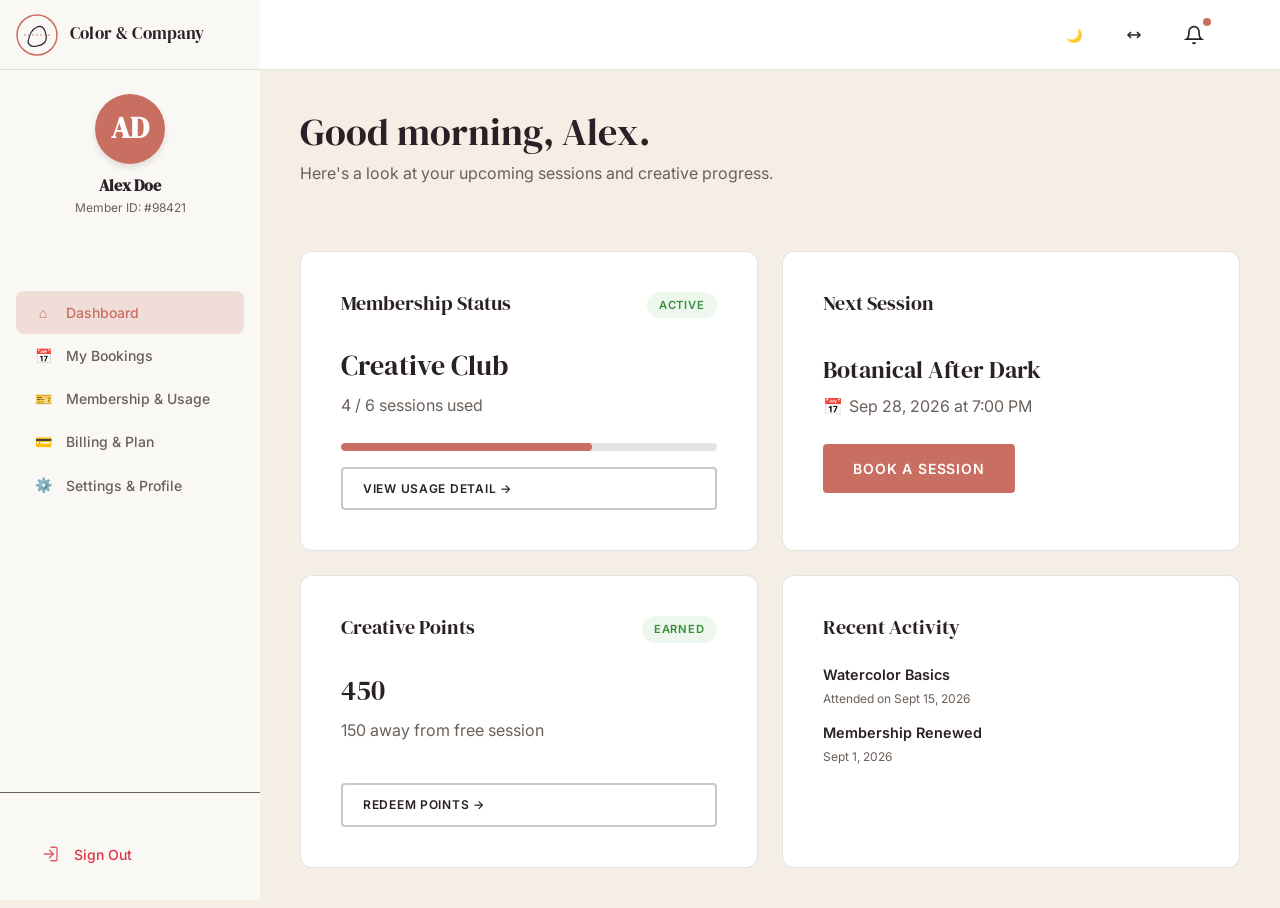
<file: dashboard.html>
<!DOCTYPE html>
<html lang="en" data-theme="light">

<head>
  <meta charset="UTF-8">
  <meta name="viewport" content="width=device-width, initial-scale=1.0">
  <title>Member Dashboard | Color & Company</title>
  <meta name="description" content="Color & Company Member Dashboard">
  <link rel="canonical" href="dashboard.html">
  <link rel="stylesheet" href="assets/css/style.css">
  <link
    href="https://fonts.googleapis.com/css2?family=DM+Serif+Display:ital@0;1&family=Inter:wght@300;400;500;600;700&display=swap"
    rel="stylesheet">
  <link rel="icon" type="image/svg+xml" href="favicon.svg">
</head>

<body data-page="dashboard" class="dashboard-layout">

  <!-- Topbar -->


  <!-- Mobile Topbar -->
  <header class="dashboard-mobile-topbar">
    <a href="index.html" class="navbar__logo" style="display:flex; align-items:center; gap:12px; text-decoration:none;" aria-label="Color & Company Home">
      <svg class="navbar__logo-mark" viewBox="0 0 42 42" fill="none" xmlns="http://www.w3.org/2000/svg"
        aria-hidden="true">
        <circle cx="21" cy="21" r="20" stroke="#C96F61" stroke-width="1.5" fill="none"></circle>
        <path d="M12 28 Q14 16 21 13 Q28 10 30 21 Q32 30 21 32 Q14 34 12 28Z" stroke="var(--color-text)"
          stroke-width="1.2" fill="none"></path>
        <line x1="8" y1="21" x2="34" y2="21" stroke="#C96F61" stroke-width="0.8" stroke-dasharray="2 2"></line>
        <path d="M17 34 L19 26 L21 34" stroke="var(--color-text)" stroke-width="1.2" fill="none" stroke-linecap="round">
        </path>
      </svg>
      <div class="navbar__logo-text">
        <span class="navbar__logo-name">Color & Company</span>
      </div>
    </a>
    <div style="display: flex; gap: 8px; align-items: center;">
      <button class="btn-icon" id="notification-btn-mobile" aria-label="Notifications"
        style="position:relative; color: var(--color-text);">
        <svg width="20" height="20" viewBox="0 0 24 24" fill="none" stroke="currentColor" stroke-width="2">
          <path d="M18 8A6 6 0 0 0 6 8c0 7-3 9-3 9h18s-3-2-3-9" />
          <path d="M13.73 21a2 2 0 0 1-3.46 0" />
        </svg>
        <span
          style="position:absolute; top:2px; right:2px; width:8px; height:8px; background:var(--color-primary); border-radius:50%; border:2px solid var(--color-surface)"></span>
      </button>
      <button class="btn-icon"
        onclick="document.querySelector('.sidebar').classList.toggle('active'); document.getElementById('sidebar-overlay').classList.toggle('active');"
        aria-label="Toggle Navigation">
        <svg width="24" height="24" viewBox="0 0 24 24" fill="none" stroke="currentColor" stroke-width="2">
          <line x1="3" y1="12" x2="21" y2="12" />
          <line x1="3" y1="6" x2="21" y2="6" />
          <line x1="3" y1="18" x2="21" y2="18" />
        </svg>
      </button>
    </div>
  </header>
  <div class="dashboard-wrapper">
    <!-- Sidebar -->
    <div class="sidebar-overlay" id="sidebar-overlay"></div>
    <aside class="sidebar">
      <div class="sidebar__header">
        <a href="index.html" class="sidebar__header-logo navbar__logo" style="text-decoration:none; display: flex; align-items:center; gap:12px;" aria-label="Color & Company Home">
          <svg class="navbar__logo-mark" viewBox="0 0 42 42" fill="none" aria-hidden="true">
            <circle cx="21" cy="21" r="20" stroke="#C96F61" stroke-width="1.5" fill="none" />
            <path d="M12 28 Q14 16 21 13 Q28 10 30 21 Q32 30 21 32 Q14 34 12 28Z" stroke="var(--color-text)"
              stroke-width="1.2" fill="none" />
            <line x1="8" y1="21" x2="34" y2="21" stroke="#C96F61" stroke-width="0.8" stroke-dasharray="2 2" />
          </svg>
          <div class="navbar__logo-text">
            <span class="navbar__logo-name">Color & Company</span>
          </div>
        </a>
        <div class="sidebar__header-close">
          <button class="btn-icon"
            onclick="document.querySelector('.sidebar').classList.remove('active'); document.getElementById('sidebar-overlay').classList.remove('active');"
            aria-label="Close Sidebar" style="color: var(--color-text);">
            <svg width="24" height="24" viewBox="0 0 24 24" fill="none" stroke="currentColor" stroke-width="2">
              <line x1="18" y1="6" x2="6" y2="18" />
              <line x1="6" y1="6" x2="18" y2="18" />
            </svg>
          </button>
        </div>
      </div>

      <!-- Sidebar User Info -->
      <div
        style="text-align: center; margin: 24px 16px; padding-bottom: 24px; border-bottom: 1px solid rgba(244, 238, 229, 0.08);">
        <div
          style="width: 70px; height: 70px; border-radius: 50%; background: var(--color-primary); color: #fff; display: inline-flex; align-items: center; justify-content: center; font-weight: bold; font-family: var(--font-heading); font-size: 1.8rem; margin-bottom: 12px; box-shadow: 0 4px 6px rgba(0,0,0,0.1);">
          AD
        </div>
        <h6 style="color: var(--color-text); font-weight: 600; margin-bottom: 4px; font-size: 1rem;">Alex Doe</h6>
        <p style="color: var(--color-text-muted); font-size: 0.75rem; margin-bottom: 0;">Member ID: #98421</p>
      </div>
      <nav class="sidebar__nav">
        <a href="dashboard.html" class="sidebar__nav-link active" onclick="switchTab(event, 'home')"><span
            class="sidebar__nav-link-icon">⌂</span> Dashboard</a>
        <a href="#" class="sidebar__nav-link" onclick="switchTab(event, 'bookings')"><span
            class="sidebar__nav-link-icon">📅</span> My Bookings</a>
        <a href="#" class="sidebar__nav-link" onclick="switchTab(event, 'membership')"><span
            class="sidebar__nav-link-icon">🎫</span> Membership & Usage</a>

        <a href="#" class="sidebar__nav-link" onclick="switchTab(event, 'billing')"><span
            class="sidebar__nav-link-icon">💳</span> Billing & Plan</a>
        <a href="#" class="sidebar__nav-link" onclick="switchTab(event, 'profile')"><span
            class="sidebar__nav-link-icon">⚙️</span> Settings & Profile</a>
      </nav>
      <div class="sidebar__footer" style="margin-top:auto;">
        <div class="dashboard-mobile-toggles" style="gap: 8px; justify-content: center; margin-top: 16px;">
          <button class="btn-icon" data-theme-toggle aria-label="Toggle theme" style="color: var(--color-text);">
            <span class="theme-icon">🌙</span>
          </button>
          <button class="btn-icon" data-rtl-toggle aria-label="Toggle RTL" aria-pressed="false" style="color: var(--color-text);">
            <svg width="18" height="18" viewBox="0 0 24 24" fill="none" stroke="currentColor" stroke-width="2" aria-hidden="true">
              <path d="M4 12h16" />
              <path d="M8 8l-4 4 4 4" />
              <path d="M16 8l4 4-4 4" />
            </svg>
          </button>
        </div>
        <a href="index.html" class="sidebar__nav-link sidebar__signout" aria-label="Sign out" style="color: #dc3545 !important; margin-top: 16px;"><span class="sidebar__nav-link-icon" aria-hidden="true"><svg width="18" height="18" viewBox="0 0 24 24" fill="none" stroke="currentColor" stroke-width="1.8" stroke-linecap="round" stroke-linejoin="round"><path d="M10 17l5-5-5-5"/><path d="M15 12H3"/><path d="M12 3h6a2 2 0 0 1 2 2v14a2 2 0 0 1-2 2h-6"/></svg></span><span>Sign Out</span></a>
      </div>
    </aside>

    <!-- Main Content -->
    <main class="dashboard__main">
      <!-- Dashboard Top Header -->
      <header class="dashboard-desktop-header">
        <div style="display: flex; gap: 16px; align-items: center; color: var(--color-text);">
          <button class="btn-icon" data-theme-toggle aria-label="Toggle theme" style="color: var(--color-text);"><span
              class="theme-icon">🌙</span></button>
          <button class="btn-icon" data-rtl-toggle aria-label="Toggle RTL" aria-pressed="false">
            <svg width="18" height="18" viewBox="0 0 24 24" fill="none" stroke="currentColor" stroke-width="2"
              aria-hidden="true">
              <path d="M4 12h16" />
              <path d="M8 8l-4 4 4 4" />
              <path d="M16 8l4 4-4 4" />
            </svg>
          </button>
          <button class="btn-icon" id="notification-btn" aria-label="Notifications"
            style="position:relative; color: var(--color-text);">
            <svg width="20" height="20" viewBox="0 0 24 24" fill="none" stroke="currentColor" stroke-width="2">
              <path d="M18 8A6 6 0 0 0 6 8c0 7-3 9-3 9h18s-3-2-3-9" />
              <path d="M13.73 21a2 2 0 0 1-3.46 0" />
            </svg>
            <span
              style="position:absolute; top:4px; right:4px; width:8px; height:8px; background:var(--color-primary); border-radius:50%;"></span>
          </button>
        </div>
      </header>

      <div class="dashboard-content">
        <div id="tab-home" class="dashboard-tab active" style="display:block;">
          <div class="dashboard-header" style="margin-bottom: var(--space-xl);">
            <h1 class="dashboard-title dashboard-greeting">Welcome back, Alex.</h1>
            <p class="dashboard-subtitle" style="color: var(--color-text-muted);">Here's a look at your upcoming
              sessions and creative progress.</p>
          </div>



          <div class="dashboard-grid">
            <!-- Status Card -->
            <div class="dashboard-card">
              <div class="dashboard-card__header">
                <h2 class="dashboard-card__title">Membership Status</h2>
                <span class="status-badge status-badge--confirmed">Active</span>
              </div>
              <div class="dashboard-card__body">
                <div style="font-family:var(--font-heading);font-size:1.75rem;margin-bottom:4px" id="dash-plan-name">—
                </div>
                <p style="color:var(--color-text-muted);margin-bottom:var(--space-md)" id="dash-sessions-used">—
                  sessions used</p>
                <div class="progress-bar">
                  <div class="progress-bar__fill" style="width:0%"></div>
                </div>
                <a href="membership-usage.html" class="btn btn-sm btn-outline" style="margin-top:var(--space-sm)">View
                  Usage Detail →</a>
              </div>
            </div>

            <!-- Upcoming Booking -->
            <div class="dashboard-card">
              <div class="dashboard-card__header">
                <h2 class="dashboard-card__title">Next Session</h2>
              </div>
              <div class="dashboard-card__body" style="display:flex;flex-direction:column;justify-content:center">
                <div style="font-family:var(--font-heading);font-size:1.5rem;line-height:1.2;margin-bottom:8px"
                  id="dash-upcoming-title">No upcoming sessions</div>
                <div
                  style="color:var(--color-text-muted);display:flex;align-items:center;gap:6px;margin-bottom:var(--space-md)">
                  <span>📅</span> <span id="dash-upcoming-date">—</span>
                </div>
                <button class="btn btn-primary" id="open-booking-modal" style="width:max-content">Book a
                  Session</button>
              </div>
            </div>

            <!-- Reward Points -->
            <div class="dashboard-card">
              <div class="dashboard-card__header">
                <h2 class="dashboard-card__title">Creative Points</h2>
                <span class="status-badge status-badge--confirmed">Earned</span>
              </div>
              <div class="dashboard-card__body">
                <div style="font-family:var(--font-heading);font-size:1.75rem;margin-bottom:4px">450</div>
                <p style="color:var(--color-text-muted);margin-bottom:var(--space-md)">150 away from free session</p>
                <a href="#" class="btn btn-sm btn-outline" style="margin-top:var(--space-sm)">Redeem Points →</a>
              </div>
            </div>

            <!-- Recent Activity -->
            <div class="dashboard-card">
              <div class="dashboard-card__header">
                <h2 class="dashboard-card__title">Recent Activity</h2>
              </div>
              <div class="dashboard-card__body">
                <div style="margin-bottom:12px;">
                  <p style="font-size:0.9rem; margin-bottom:2px; font-weight:600;">Watercolor Basics</p>
                  <p style="font-size:0.75rem; color:var(--color-text-muted);">Attended on Sept 15, 2026</p>
                </div>
                <div>
                  <p style="font-size:0.9rem; margin-bottom:2px; font-weight:600;">Membership Renewed</p>
                  <p style="font-size:0.75rem; color:var(--color-text-muted);">Sept 1, 2026</p>
                </div>
              </div>
            </div>
          </div>


        </div>

        <div id="tab-bookings" class="dashboard-tab" style="display:none;">
          <div class="dashboard-header">
            <h2 class="dashboard-title">My Bookings</h2>
            <p class="dashboard-subtitle">Manage your upcoming creative sessions.</p>
          </div>
          <div class="dashboard-grid dashboard-bookings-grid">
            <div class="dashboard-card">
              <div class="dashboard-card__header">
                <h3 class="dashboard-card__title">Botanical Watercolors</h3>
              </div>
              <div class="dashboard-card__body">
                <p style="margin-bottom: 8px; color: var(--color-text-muted);"><strong>Date:</strong> Oct 24, 2026
                  &middot; 7:00 PM</p>
                <p style="margin-bottom: 16px; color: var(--color-text-muted);"><strong>Status:</strong> <span
                    style="color: #28a745; font-weight: 500;">Confirmed</span></p>
                <div class="dashboard-booking-actions">
                  <button class="btn btn-outline w-full" style="justify-content:center;">Reschedule</button>
                  <button class="btn btn-outline w-full"
                    style="justify-content:center; color: var(--color-danger); border-color: var(--color-danger);">Cancel</button>
                </div>
              </div>
            </div>
            <div class="dashboard-card">
              <div class="dashboard-card__header">
                <h3 class="dashboard-card__title">Sip & Paint Night</h3>
              </div>
              <div class="dashboard-card__body">
                <p style="margin-bottom: 8px; color: var(--color-text-muted);"><strong>Date:</strong> Nov 02, 2026
                  &middot; 6:30 PM</p>
                <p style="margin-bottom: 16px; color: var(--color-text-muted);"><strong>Status:</strong> <span
                    style="color: #28a745; font-weight: 500;">Confirmed</span></p>
                <div class="dashboard-booking-actions">
                  <button class="btn btn-outline w-full" style="justify-content:center;">Reschedule</button>
                  <button class="btn btn-outline w-full"
                    style="justify-content:center; color: var(--color-danger); border-color: var(--color-danger);">Cancel</button>
                </div>
              </div>
            </div>
          </div>
        </div>

        <div id="tab-membership" class="dashboard-tab" style="display:none;">
          <div class="dashboard-header">
            <h2 class="dashboard-title">Membership & Usage</h2>
            <p class="dashboard-subtitle">Track your session credits and member perks.</p>
          </div>
          <div class="dashboard-card" style="max-width: 600px;">
            <div class="dashboard-card__body">
              <h3 style="font-family: var(--font-heading); font-size: 1.5rem; margin-bottom: 16px;">Creative Explorer
                Plan</h3>
              <p style="color: var(--color-text-muted); margin-bottom: 24px;">Your current plan includes 4 studio
                sessions per month.</p>

              <div style="margin-bottom: 8px; display: flex; justify-content: space-between; font-weight: 500;">
                <span>Credits Used</span>
                <span>3 / 4</span>
              </div>
              <div
                style="width: 100%; background: var(--color-border); height: 12px; border-radius: 6px; margin-bottom: 24px; overflow: hidden;">
                <div style="width: 75%; background: var(--color-primary); height: 100%; border-radius: 6px;"></div>
              </div>

              <button class="btn btn-primary">Upgrade Plan</button>
            </div>
          </div>
        </div>

        <div id="tab-billing" class="dashboard-tab" style="display:none;">
          <div class="dashboard-header">
            <h2 class="dashboard-title">Billing & Plan</h2>
            <p class="dashboard-subtitle">Manage your payment methods and view history.</p>
          </div>
          <div class="dashboard-grid dashboard-billing-grid">
            <div class="dashboard-card dashboard-card--payment">
              <div class="dashboard-card__header">
                <h3 class="dashboard-card__title">Payment Method</h3>
              </div>
              <div class="dashboard-card__body">
                <div style="display: flex; align-items: center; gap: 12px; margin-bottom: 24px;">
                  <div
                    style="width: 48px; height: 32px; background: var(--color-surface); border: 1px solid var(--color-border); border-radius: 4px; display: flex; align-items: center; justify-content: center; font-weight: bold; font-size: 12px; flex-shrink: 0;">
                    VISA</div>
                  <div>
                    <p style="font-weight: 500; margin-bottom: 2px;">Visa ending in 4242</p>
                    <p style="font-size: 0.85rem; color: var(--color-text-muted); margin: 0;">Expires 12/28</p>
                  </div>
                </div>
                <div class="dashboard-payment-action">
                  <button class="btn btn-outline btn-update-payment">Update Payment Method</button>
                </div>
              </div>
            </div>

            <div class="dashboard-card dashboard-card--invoices">
              <div class="dashboard-card__header">
                <h3 class="dashboard-card__title">Recent Invoices</h3>
              </div>
              <div class="dashboard-card__body dashboard-card__body--invoices">
                <div class="dashboard-invoice-item">
                  <div>
                    <p style="font-weight: 500; margin-bottom: 2px;">Oct 1, 2026</p>
                    <p style="font-size: 0.85rem; color: var(--color-text-muted); margin: 0;">Explorer Plan</p>
                  </div>
                  <div style="font-weight: 600;">$49.00</div>
                </div>
                <div class="dashboard-invoice-item">
                  <div>
                    <p style="font-weight: 500; margin-bottom: 2px;">Sep 1, 2026</p>
                    <p style="font-size: 0.85rem; color: var(--color-text-muted); margin: 0;">Explorer Plan</p>
                  </div>
                  <div style="font-weight: 600;">$49.00</div>
                </div>
              </div>
            </div>
          </div>
        </div>

        <div id="tab-profile" class="dashboard-tab" style="display:none;">
          <div class="dashboard-header">
            <h2 class="dashboard-title">Settings & Profile</h2>
            <p class="dashboard-subtitle">Update your personal information and preferences.</p>
          </div>
          <div class="dashboard-card" style="max-width: 600px;">
            <div class="dashboard-card__body">
              <form onsubmit="event.preventDefault();">
                <div class="form-group">
                  <label class="form-label">Full Name</label>
                  <input type="text" class="form-input" value="Jane Doe">
                </div>
                <div class="form-group">
                  <label class="form-label">Email Address</label>
                  <input type="email" class="form-input" value="jane@example.com">
                </div>
                <div class="form-group">
                  <label class="form-label">Phone Number</label>
                  <input type="tel" class="form-input" value="+1 (555) 123-4567">
                </div>
                <div class="form-group">
                  <label class="form-label">Favorite Mediums</label>
                  <select class="form-input">
                    <option>Watercolors & Painting</option>
                    <option>Pottery & Clay</option>
                    <option>Sketching & Pencils</option>
                    <option>Digital Art</option>
                  </select>
                </div>
                <div style="margin-top: 32px; display: flex; gap: 12px; flex-wrap: wrap;">
                  <button type="submit" class="btn btn-primary">Save Changes</button>
                  <button type="button" class="btn btn-outline">Cancel</button>
                </div>
              </form>
            </div>
          </div>
        </div>
        <script>
          function switchTab(event, tabId) {
            event.preventDefault();

            // Hide all tabs
            document.querySelectorAll('.dashboard-tab').forEach(tab => {
              tab.style.display = 'none';
            });

            // Remove active class from all links
            document.querySelectorAll('.sidebar__nav-link').forEach(link => {
              link.classList.remove('active');
            });

            // Show target tab
            document.getElementById('tab-' + tabId).style.display = 'block';

            // Add active class to clicked link
            event.currentTarget.classList.add('active');

            // Close mobile sidebar if open
            const sidebar = document.querySelector('.sidebar');
            const overlay = document.getElementById('sidebar-overlay');
            if (sidebar && sidebar.classList.contains('active')) {
              sidebar.classList.remove('active');
              if (overlay) overlay.classList.remove('active');
            }
          }
        </script>
      </div>
    </main>
  </div>

  <!-- Booking Modal (shared) -->
  <div class="modal-overlay" id="booking-modal" role="dialog" aria-modal="true" aria-labelledby="booking-modal-title">
    <div class="modal modal--wide">
      <div class="modal__header">
        <h2 class="modal__title" id="booking-modal-title">Book a Creative Night</h2><button class="modal__close"
          onclick="ModalManager.close('booking-modal')" aria-label="Close">✕</button>
      </div>
      <div id="booking-form-content">
        <div class="modal__body">
          <p class="demo-note">⚠ Demo booking — no real reservations are made.</p>
          <form id="booking-form" novalidate>
            <div class="form-row">
              <div class="form-group"><label class="form-label" for="booking-name">Full Name
                  <span>*</span></label><input type="text" id="booking-name" class="form-input" required
                  value="Alex Morgan"></div>
              <div class="form-group"><label class="form-label" for="booking-email">Email <span>*</span></label><input
                  type="email" id="booking-email" class="form-input" required value="alex@example.com"></div>
            </div>
            <div class="form-row">
              <div class="form-group"><label class="form-label" for="booking-phone">Phone</label><input type="tel"
                  id="booking-phone" class="form-input"></div>
              <div class="form-group"><label class="form-label" for="booking-seats">Seats <span>*</span></label><select
                  id="booking-seats" class="form-select" required>
                  <option value="">Select</option>
                  <option value="1">1</option>
                  <option value="2">2</option>
                  <option value="3">3</option>
                  <option value="4">4</option>
                </select></div>
            </div><input type="hidden" id="booking-session" value="">
            <div id="seat-selector" class="seat-selector"></div>
          </form>
        </div>
        <div class="modal__footer"><button class="btn btn-outline" onclick="ModalManager.close('booking-modal')">Maybe
            Later</button><button class="btn btn-primary"
            onclick="document.getElementById('booking-form').dispatchEvent(new Event('submit',{cancelable:true,bubbles:true}))">Continue
            →</button></div>
      </div>
      <div class="modal-success" id="booking-success" aria-live="polite">
        <div class="modal-success__icon">✓</div>
        <h3 class="modal-success__title">Booking Request Prepared</h3>
        <p class="modal-success__desc">Your demo booking has been recorded.</p><button class="btn btn-primary"
          onclick="ModalManager.close('booking-modal')">Done</button>
      </div>
    </div>
  </div>

  <script src="assets/js/main.js"></script>
  <script>AuthManager.requireLogin();</script>
</body>

</html>
</file>
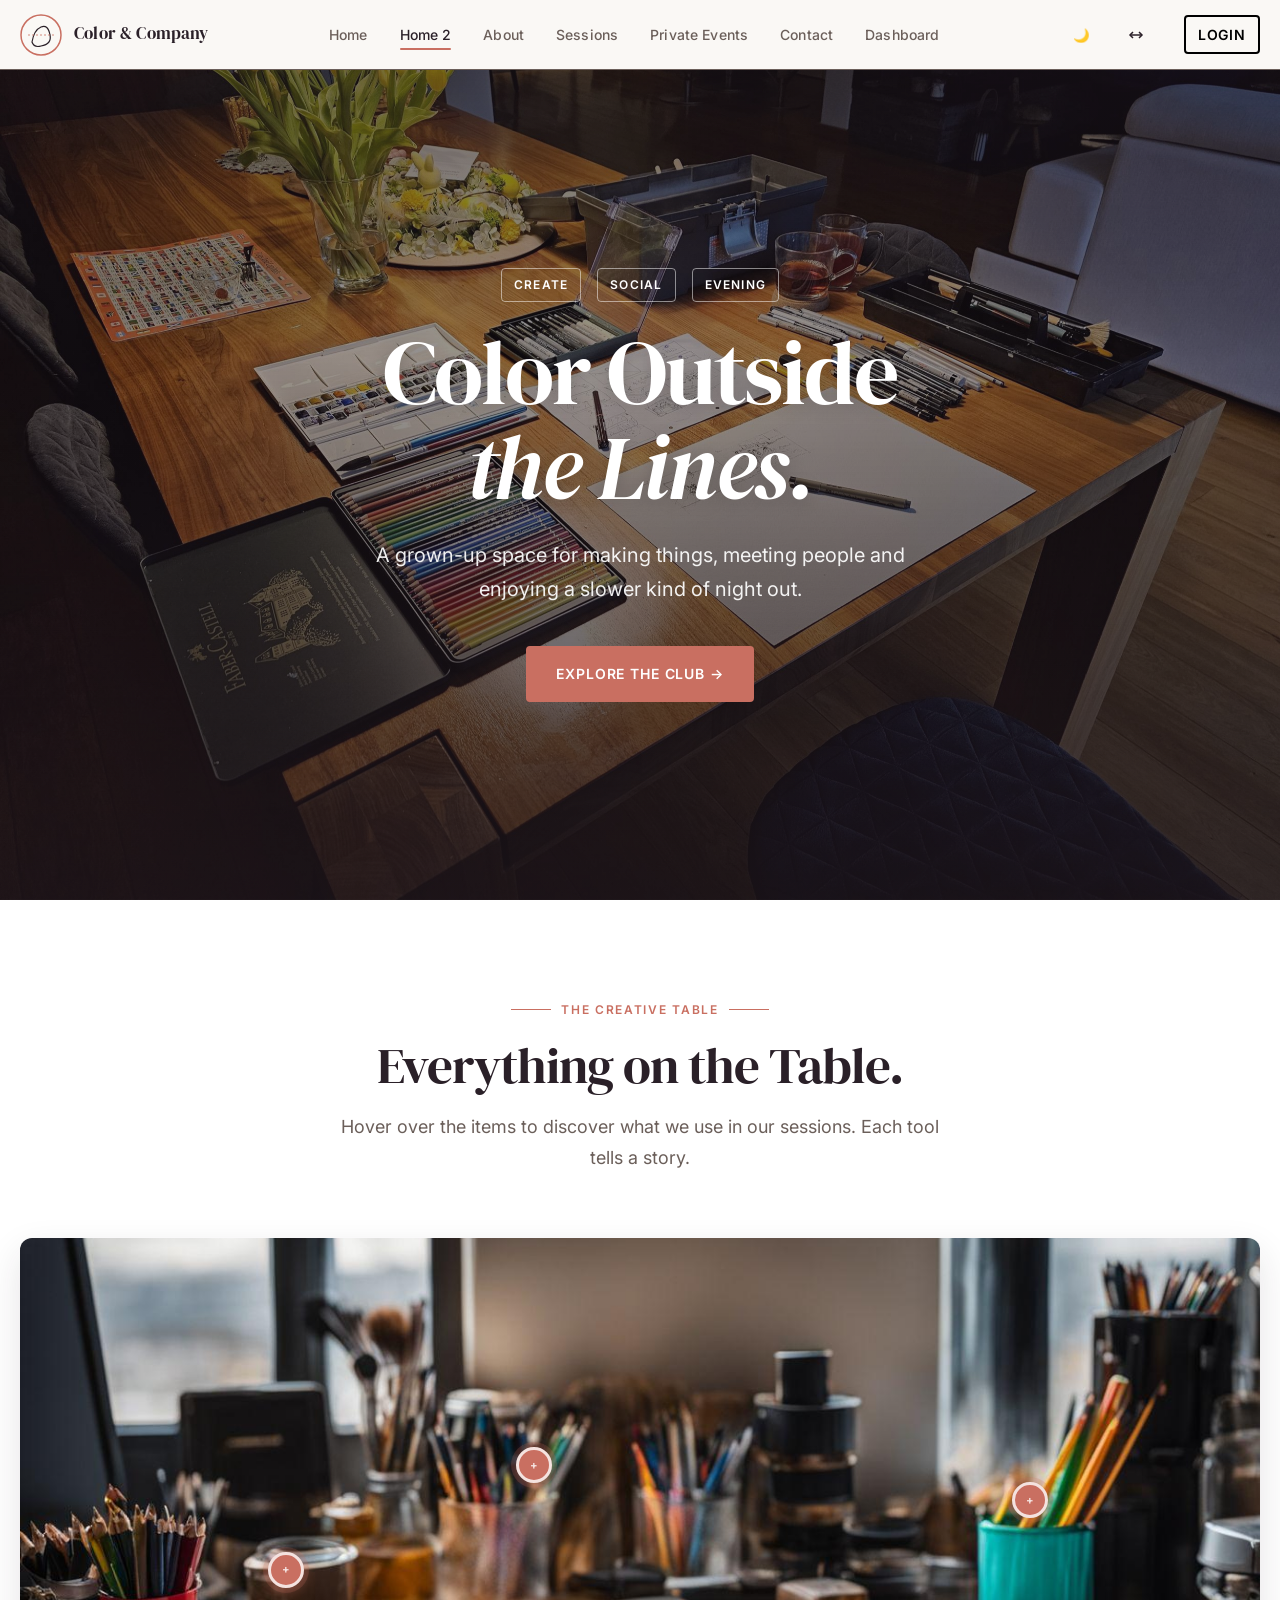
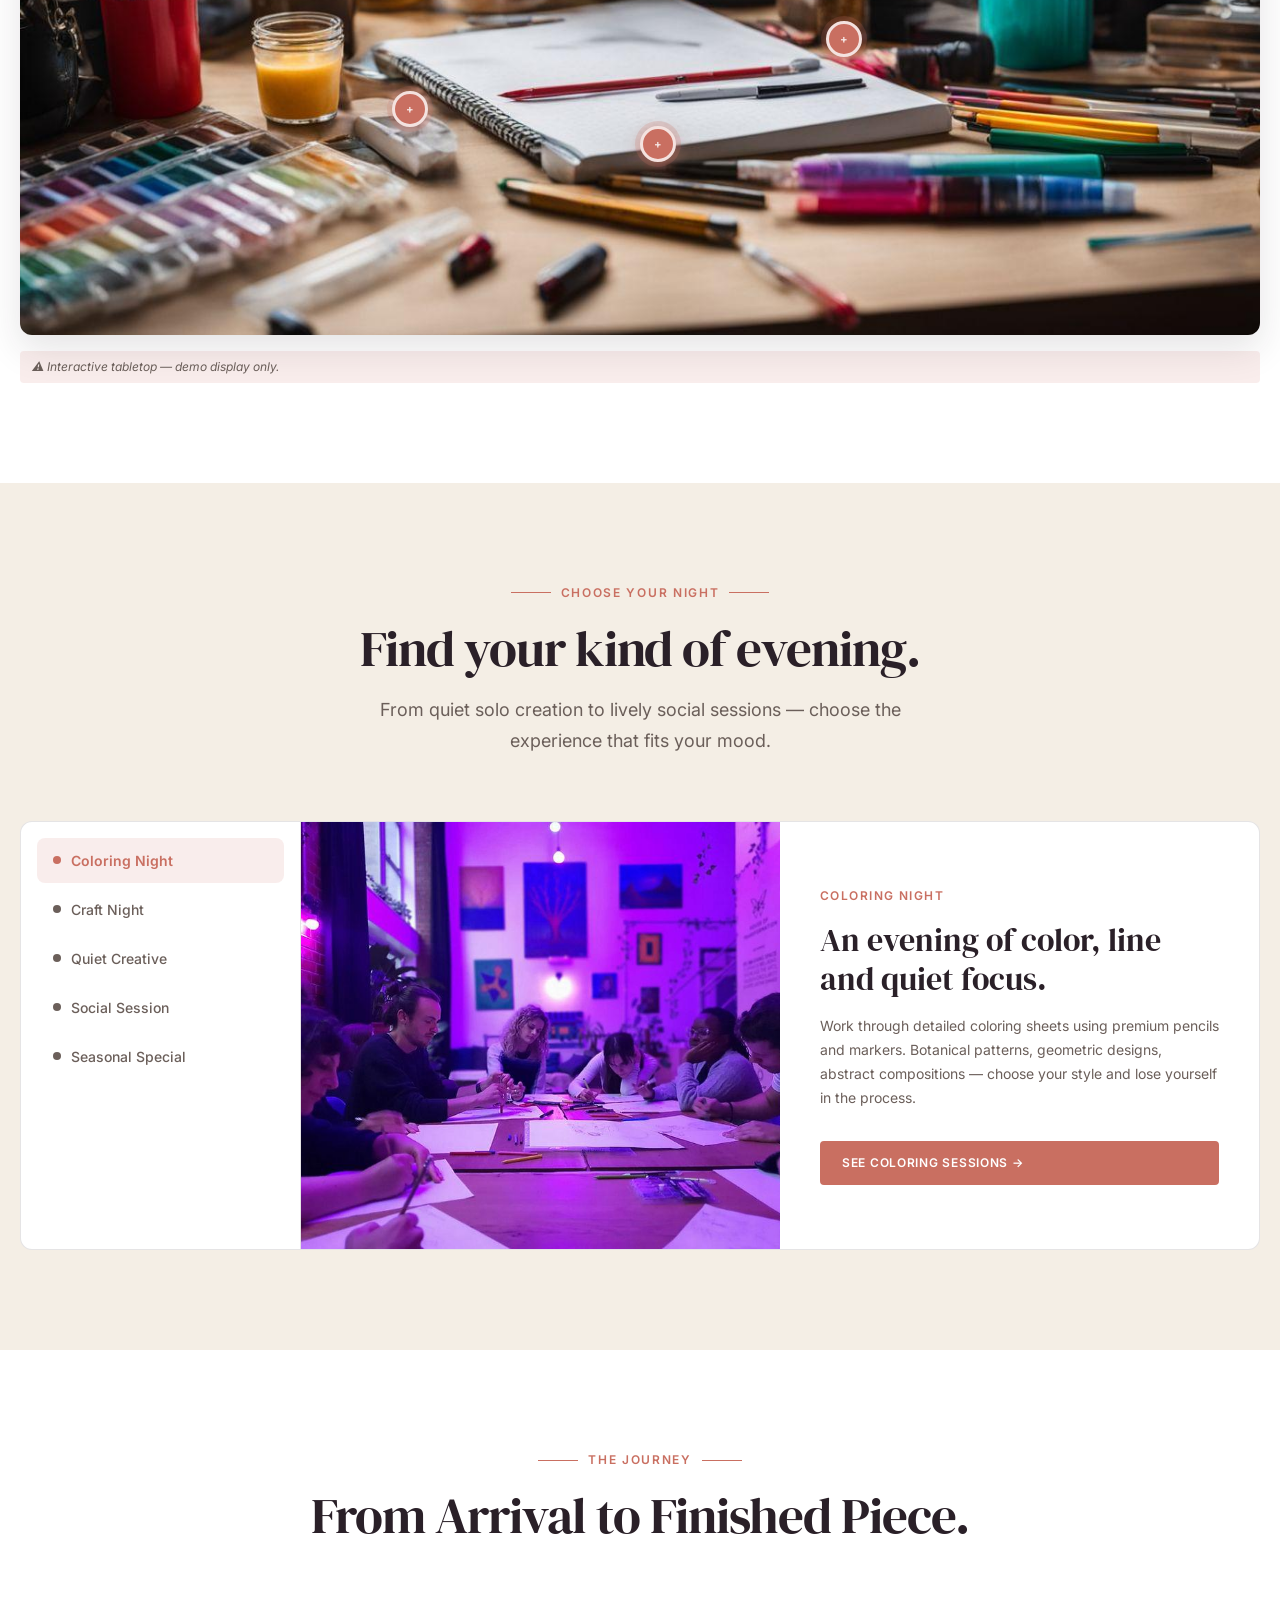
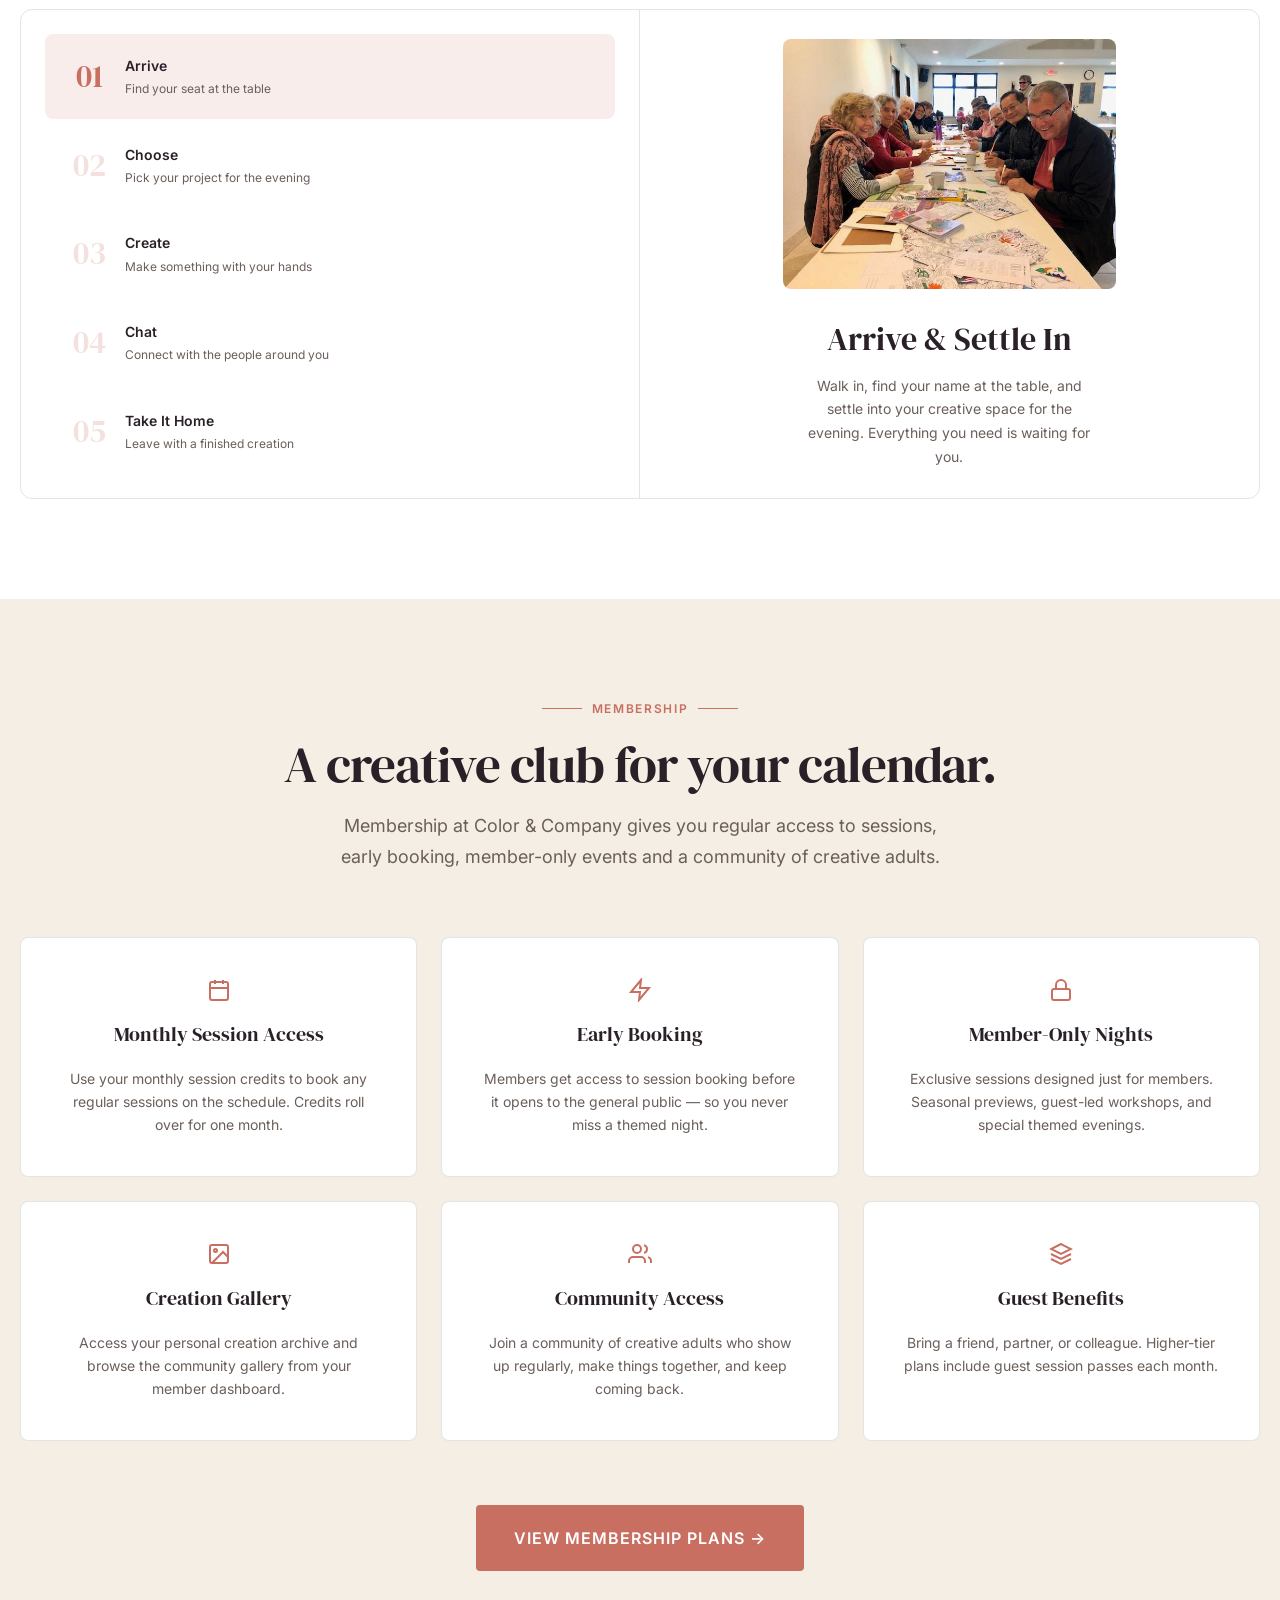
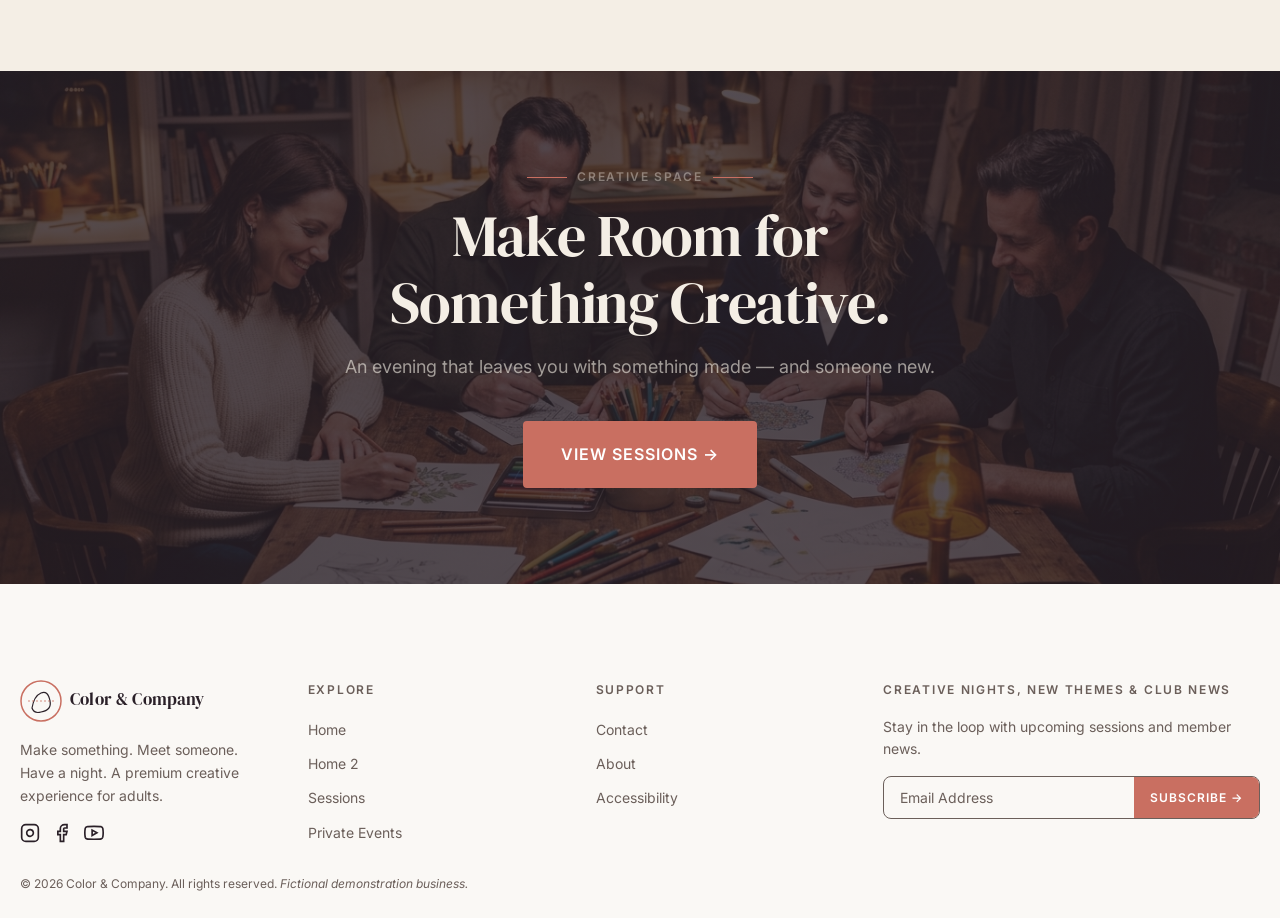
<file: home-2.html>
<!DOCTYPE html>
<html lang="en" data-theme="light">

<head>
  <meta charset="UTF-8">
  <meta name="viewport" content="width=device-width, initial-scale=1.0">
  <title>Color & Company | Creative Social Club</title>
  <meta name="description"
    content="Color & Company — an experimental, interactive creative social club experience. Explore the tabletop, choose your night, and find your membership.">
  <meta property="og:title" content="Color & Company | Creative Social Club">
  <meta property="og:type" content="website">
  <link rel="canonical" href="home-2.html">
  <link rel="stylesheet" href="assets/css/style.css">
  <link rel="preconnect" href="https://fonts.googleapis.com">
  <link
    href="https://fonts.googleapis.com/css2?family=DM+Serif+Display:ital@0;1&family=Inter:wght@300;400;500;600;700&display=swap"
    rel="stylesheet">
  <link rel="icon" type="image/svg+xml" href="favicon.svg">
</head>

<body data-page="home-2">

  <!-- NAVBAR -->
  <nav class="navbar" role="navigation" aria-label="Main navigation">
    <div class="navbar__inner">
      <a href="index.html" class="navbar__logo" aria-label="Color & Company Home">
        <svg class="navbar__logo-mark" viewBox="0 0 42 42" fill="none" aria-hidden="true">
          <circle cx="21" cy="21" r="20" stroke="#C96F61" stroke-width="1.5" fill="none" />
          <path d="M12 28 Q14 16 21 13 Q28 10 30 21 Q32 30 21 32 Q14 34 12 28Z" stroke="var(--color-text)"
            stroke-width="1.2" fill="none" />
          <line x1="8" y1="21" x2="34" y2="21" stroke="#C96F61" stroke-width="0.8" stroke-dasharray="2 2" />
        </svg>
        <div class="navbar__logo-text">
          <span class="navbar__logo-name">Color & Company</span>

        </div>
      </a>

      <nav class="navbar__nav" aria-label="Site navigation">
        <a href="index.html" class="navbar__link" data-nav-link>Home</a>
        <a href="home-2.html" class="navbar__link" data-nav-link>Home 2</a>
        <a href="about.html" class="navbar__link" data-nav-link>About</a>
        <a href="sessions.html" class="navbar__link" data-nav-link>Sessions</a>
        <a href="private-events.html" class="navbar__link" data-nav-link>Private Events</a>


        <a href="contact.html" class="navbar__link" data-nav-link>Contact</a>
        <a href="dashboard.html" class="navbar__link" data-nav-link>Dashboard</a>
      </nav>

      <div class="navbar__actions">

        <button class="btn-icon" data-theme-toggle aria-label="Toggle theme" aria-pressed="false">
          <span class="theme-icon">🌙</span>
        </button>
        <button class="btn-icon" data-rtl-toggle aria-label="Toggle RTL" aria-pressed="false">
          <svg width="18" height="18" viewBox="0 0 24 24" fill="none" stroke="currentColor" stroke-width="2"
            aria-hidden="true">
            <path d="M4 12h16" />
            <path d="M8 8l-4 4 4 4" />
            <path d="M16 8l4 4-4 4" />
          </svg>
        </button>
        <a href="login.html" class="btn btn-outline-light"
          style="padding: 6px 12px; font-size: 14px; margin-left: var(--space-sm);">Login</a>

      </div>
      <button class="navbar__hamburger" id="hamburger" aria-label="Open navigation" aria-expanded="false"
        aria-controls="mobile-drawer">
        <span></span><span></span><span></span>
      </button>
    </div>
  </nav>

  <!-- Mobile Drawer Overlay -->
  <div class="mobile-drawer-overlay" id="drawer-overlay" aria-hidden="true"></div>

  <!-- Mobile Drawer -->
  <aside class="mobile-drawer" id="mobile-drawer" role="dialog" aria-modal="true" aria-label="Mobile navigation">
    <div class="mobile-drawer__close">
      <button class="mobile-drawer__x" id="drawer-close" aria-label="Close navigation">✕</button>
    </div>
    <nav class="mobile-drawer__nav" aria-label="Mobile site navigation">
      <a href="index.html" class="mobile-drawer__link" data-nav-link>Home</a>
      <a href="home-2.html" class="mobile-drawer__link" data-nav-link>Home 2</a>
      <a href="about.html" class="mobile-drawer__link" data-nav-link>About</a>
      <a href="sessions.html" class="mobile-drawer__link" data-nav-link> Sessions</a>
      <a href="private-events.html" class="mobile-drawer__link" data-nav-link>Private Events</a>


      <a href="contact.html" class="mobile-drawer__link" data-nav-link>Contact</a><a href="dashboard.html"
        class="mobile-drawer__link" data-nav-link>Dashboard</a>
    </nav>
    <div class="mobile-drawer__divider"></div>
    <div class="mobile-drawer__controls">
      <button class="btn-icon" data-theme-toggle aria-label="Toggle theme" aria-pressed="false">
        <span class="theme-icon">🌙</span>
      </button>
      <button class="btn-icon" data-rtl-toggle aria-label="Toggle RTL" aria-pressed="false">
        <svg width="18" height="18" viewBox="0 0 24 24" fill="none" stroke="currentColor" stroke-width="2"
          aria-hidden="true">
          <path d="M4 12h16" />
          <path d="M8 8l-4 4 4 4" />
          <path d="M16 8l4 4-4 4" />
        </svg>
      </button>
    </div>
    <div class="mobile-drawer__divider"></div>
    <div class="mobile-drawer__cta">
      <a href="login.html" class="btn btn-outline-light w-full" style="justify-content:center">Login</a>

    </div>
  </aside>

  <!-- ===================== HERO ===================== -->
  <section class="hero home2-hero" aria-label="Hero">
    <div class="hero__bg">
      <img src="assets/images/home2-hero.jpg" alt="A creative craft table with art supplies laid out beautifully"
        width="1920" height="1080" loading="eager" fetchpriority="high">
    </div>
    <div class="hero__content" style="text-align:center;">
      <div class="hero-split__decorative" style="justify-content:center;" aria-hidden="true">
        <span class="hero-split__tag">Create</span>
        <span class="hero-split__tag">Social</span>
        <span class="hero-split__tag">Evening</span>
      </div>
      <h1 class="hero__title">Color Outside<br><em>the Lines.</em></h1>
      <p class="hero__subtitle" style="margin-inline:auto;">A grown-up space for making things, meeting people and
        enjoying a slower kind of
        night out.</p>
      <div class="hero__actions" style="justify-content:center;">
        <a href="sessions.html" class="btn btn-primary">Explore the Club →</a>
      </div>
    </div>
  </section>

  <!-- ===================== SECTION 02 — INTERACTIVE TABLETOP ===================== -->
  <section class="section" style="background:var(--color-surface)" aria-labelledby="tabletop-title">
    <div class="container">
      <div class="section-header section-header--center reveal">
        <div class="section-header__label">The Creative Table</div>
        <h2 class="section-header__title" id="tabletop-title">Everything on the Table.</h2>
        <p class="section-header__desc">Hover over the items to discover what we use in our sessions. Each tool tells a
          story.</p>
      </div>
      <div class="tabletop reveal creative-table" aria-label="Interactive creative table">
        <img src="assets/images/table.jpg" alt="Creative studio table with art supplies" width="1280" height="720"
          loading="lazy">
        <!-- Hotspots added by JS -->
      </div>
      <p class="demo-note" style="margin-top:var(--space-sm);display:block">⚠ Interactive tabletop — demo display only.
      </p>
    </div>
  </section>

  <!-- ===================== SECTION 03 — NIGHT SELECTOR ===================== -->
  <section class="section" aria-labelledby="choose-title">
    <div class="container">
      <div class="section-header section-header--center reveal">
        <div class="section-header__label">Choose Your Night</div>
        <h2 class="section-header__title" id="choose-title">Find your kind of evening.</h2>
        <p class="section-header__desc">From quiet solo creation to lively social sessions — choose the experience that
          fits your mood.</p>
      </div>

      <div class="night-selector reveal" role="tablist" aria-label="Session type selector">
        <div class="night-selector__tabs">
          <button class="night-selector__tab active" role="tab" aria-selected="true" data-night="coloring"
            aria-controls="panel-coloring">
            <span class="tab-dot"></span> Coloring Night
          </button>
          <button class="night-selector__tab" role="tab" aria-selected="false" data-night="craft"
            aria-controls="panel-craft">
            <span class="tab-dot"></span> Craft Night
          </button>
          <button class="night-selector__tab" role="tab" aria-selected="false" data-night="quiet"
            aria-controls="panel-quiet">
            <span class="tab-dot"></span> Quiet Creative
          </button>
          <button class="night-selector__tab" role="tab" aria-selected="false" data-night="social"
            aria-controls="panel-social">
            <span class="tab-dot"></span> Social Session
          </button>
          <button class="night-selector__tab" role="tab" aria-selected="false" data-night="seasonal"
            aria-controls="panel-seasonal">
            <span class="tab-dot"></span> Seasonal Special
          </button>
        </div>

        <div class="night-selector__panel active" id="panel-coloring" role="tabpanel" aria-label="Coloring Night">
          <div class="night-selector__panel-image"><img src="assets/images/choose1.jpg" alt="Botanical coloring session"
              loading="lazy" onerror="this.onerror=null;this.src='assets/images/choose1.jpg'">
          </div>
          <div class="night-selector__panel-content">
            <div class="night-selector__panel-cat">Coloring Night</div>
            <h3 class="night-selector__panel-title">An evening of color, line and quiet focus.</h3>
            <p class="night-selector__panel-desc">Work through detailed coloring sheets using premium pencils and
              markers. Botanical patterns, geometric designs, abstract compositions — choose your style and lose
              yourself in the process.</p>
            <a href="sessions.html" class="btn btn-primary btn-sm" style="margin-top:var(--space-sm)">See Coloring
              Sessions →</a>
          </div>
        </div>

        <div class="night-selector__panel" id="panel-craft" role="tabpanel" aria-label="Craft Night">
          <div class="night-selector__panel-image"><img src="assets/images/choose2.jpg" alt="Craft workshop evening"
              loading="lazy" onerror="this.onerror=null;this.src='assets/images/choose1.jpg'"></div>
          <div class="night-selector__panel-content">
            <div class="night-selector__panel-cat">Craft Night</div>
            <h3 class="night-selector__panel-title">Making something with your hands.</h3>
            <p class="night-selector__panel-desc">From paper art to collage, fabric to ceramics — our craft sessions
              explore a range of hands-on techniques with guidance and quality materials provided.</p>
            <a href="sessions.html" class="btn btn-primary btn-sm" style="margin-top:var(--space-sm)">See Craft Sessions
              →</a>
          </div>
        </div>

        <div class="night-selector__panel" id="panel-quiet" role="tabpanel" aria-label="Quiet Creative">
          <div class="night-selector__panel-image"><img src="assets/images/choose3.jpg"
              alt="Quiet creative studio session" loading="lazy"></div>
          <div class="night-selector__panel-content">
            <div class="night-selector__panel-cat">Quiet Creative</div>
            <h3 class="night-selector__panel-title">Screen-free. Peaceful. Yours.</h3>
            <p class="night-selector__panel-desc">For those who prefer a calmer atmosphere, our quiet sessions offer a
              relaxed studio setting with ambient music, gentle pace, and space for focused individual work.</p>
            <a href="sessions.html" class="btn btn-primary btn-sm" style="margin-top:var(--space-sm)">See Quiet Sessions
              →</a>
          </div>
        </div>

        <div class="night-selector__panel" id="panel-social" role="tabpanel" aria-label="Social Session">
          <div class="night-selector__panel-image"><img src="assets/images/choose4.jpg" alt="Social coloring evening"
              loading="lazy"></div>
          <div class="night-selector__panel-content">
            <div class="night-selector__panel-cat">Social Session</div>
            <h3 class="night-selector__panel-title">Creativity is better together.</h3>
            <p class="night-selector__panel-desc">Social sessions prioritize conversation alongside creativity. The
              perfect evening for friends, dates, or meeting new people over shared creative activity.</p>
            <a href="sessions.html" class="btn btn-primary btn-sm" style="margin-top:var(--space-sm)">See Social
              Sessions →</a>
          </div>
        </div>

        <div class="night-selector__panel" id="panel-seasonal" role="tabpanel" aria-label="Seasonal Special">
          <div class="night-selector__panel-image"><img src="assets/images/choose5.jpg"
              alt="Seasonal themed creative session" loading="lazy" onerror="this.onerror=null;this.src='assets/images/choose1.jpg'">
          </div>
          <div class="night-selector__panel-content">
            <div class="night-selector__panel-cat">Seasonal Special</div>
            <h3 class="night-selector__panel-title">Tied to the season, made to remember.</h3>
            <p class="night-selector__panel-desc">Our seasonal specials celebrate the time of year with curated
              palettes, seasonal materials, and themed activities that capture the mood of the moment.</p>
            <a href="sessions.html" class="btn btn-primary btn-sm" style="margin-top:var(--space-sm)">See Seasonal
              Sessions →</a>
          </div>
        </div>
      </div>
    </div>
  </section>

  <!-- ===================== SECTION 04 — FROM ARRIVAL TO FINISHED PIECE ===================== -->
  <section class="section" style="background:var(--color-surface)" aria-labelledby="journey-title">
    <div class="container">
      <div class="section-header section-header--center reveal">
        <div class="section-header__label">The Journey</div>
        <h2 class="section-header__title" id="journey-title">From Arrival to Finished Piece.</h2>
      </div>

      <div class="journey reveal" aria-label="Evening experience journey">
        <div class="journey__steps" role="tablist" aria-label="Journey steps">
          <div class="journey__step active" role="tab" aria-selected="true" tabindex="0">
            <div class="journey__step-num" aria-hidden="true">01</div>
            <div>
              <div class="journey__step-title">Arrive</div>
              <div class="journey__step-desc">Find your seat at the table</div>
            </div>
          </div>
          <div class="journey__step" role="tab" aria-selected="false" tabindex="0">
            <div class="journey__step-num" aria-hidden="true">02</div>
            <div>
              <div class="journey__step-title">Choose</div>
              <div class="journey__step-desc">Pick your project for the evening</div>
            </div>
          </div>
          <div class="journey__step" role="tab" aria-selected="false" tabindex="0">
            <div class="journey__step-num" aria-hidden="true">03</div>
            <div>
              <div class="journey__step-title">Create</div>
              <div class="journey__step-desc">Make something with your hands</div>
            </div>
          </div>
          <div class="journey__step" role="tab" aria-selected="false" tabindex="0">
            <div class="journey__step-num" aria-hidden="true">04</div>
            <div>
              <div class="journey__step-title">Chat</div>
              <div class="journey__step-desc">Connect with the people around you</div>
            </div>
          </div>
          <div class="journey__step" role="tab" aria-selected="false" tabindex="0">
            <div class="journey__step-num" aria-hidden="true">05</div>
            <div>
              <div class="journey__step-title">Take It Home</div>
              <div class="journey__step-desc">Leave with a finished creation</div>
            </div>
          </div>
        </div>

        <div class="journey__display">
          <div class="journey__panel active" id="journey-panel-0" role="tabpanel">
            <div class="journey__panel-inner">
              <img src="assets/images/journey1.jpg" alt=""
                style="width:100%;height:250px;object-fit:cover;border-radius:8px;margin-bottom:16px;">
              <h3 class="journey__panel-title">Arrive & Settle In</h3>
              <p class="journey__panel-desc">Walk in, find your name at the table, and settle into your creative space
                for the evening. Everything you need is waiting for you.</p>
            </div>
          </div>
          <div class="journey__panel" id="journey-panel-1" role="tabpanel">
            <div class="journey__panel-inner">
              <img src="assets/images/journey2.jpg" alt=""
                style="width:100%;height:250px;object-fit:cover;border-radius:8px;margin-bottom:16px;">
              <h3 class="journey__panel-title">Choose Your Project</h3>
              <p class="journey__panel-desc">Browse the evening's selection and pick the project that speaks to you. No
                rules — just your instincts and the materials in front of you.</p>
            </div>
          </div>
          <div class="journey__panel" id="journey-panel-2" role="tabpanel">
            <div class="journey__panel-inner">
              <img src="assets/images/journey3.jpg" alt=""
                style="width:100%;height:250px;object-fit:cover;border-radius:8px;margin-bottom:16px;">
              <h3 class="journey__panel-title">Create Freely</h3>
              <p class="journey__panel-desc">Follow guidance or go your own way. Premium pencils, markers, watercolors
                and craft tools are yours for the evening. Take your time.</p>
            </div>
          </div>
          <div class="journey__panel" id="journey-panel-3" role="tabpanel">
            <div class="journey__panel-inner">
              <img src="assets/images/journey4.jpg" alt=""
                style="width:100%;height:250px;object-fit:cover;border-radius:8px;margin-bottom:16px;">
              <h3 class="journey__panel-title">Chat & Connect</h3>
              <p class="journey__panel-desc">Something about creating side-by-side makes conversation easy. Share the
                table, share the experience — make an unexpected connection.</p>
            </div>
          </div>
          <div class="journey__panel" id="journey-panel-4" role="tabpanel">
            <div class="journey__panel-inner">
              <img src="assets/images/journey5.jpg" alt=""
                style="width:100%;height:250px;object-fit:cover;border-radius:8px;margin-bottom:16px;">
              <h3 class="journey__panel-title">Take It Home</h3>
              <p class="journey__panel-desc">Your creation belongs to you. Leave the studio with something made by your
                hands — proof that the evening was well spent.</p>
            </div>
          </div>
        </div>
      </div>
    </div>
  </section>

  <!-- ===================== SECTION 05 — MEMBERSHIP EXPERIENCE ===================== -->
  <section class="section membership-section" aria-labelledby="membership-exp-title">
    <div class="container">
      <div class="section-header section-header--center reveal">
        <div class="section-header__label">Membership</div>
        <h2 class="section-header__title" id="membership-exp-title">A creative club for your calendar.</h2>
        <p class="section-header__desc">Membership at Color & Company gives you regular access to sessions, early
          booking, member-only events and a community of creative adults.</p>

      </div>

      <div class="benefits-grid reveal">
        <div class="benefit-item">
          <svg width="24" height="24" fill="none" stroke="currentColor" stroke-width="2" viewBox="0 0 24 24"
            style="color:var(--color-primary);">
            <rect x="3" y="4" width="18" height="18" rx="2" ry="2"></rect>
            <line x1="16" y1="2" x2="16" y2="6"></line>
            <line x1="8" y1="2" x2="8" y2="6"></line>
            <line x1="3" y1="10" x2="21" y2="10"></line>
          </svg>
          <div class="benefit-item__title">Monthly Session Access</div>
          <p class="benefit-item__desc">Use your monthly session credits to book any regular sessions on the schedule.
            Credits roll over for one month.</p>
        </div>
        <div class="benefit-item">
          <svg width="24" height="24" fill="none" stroke="currentColor" stroke-width="2" viewBox="0 0 24 24"
            style="color:var(--color-primary);">
            <polygon points="13 2 3 14 12 14 11 22 21 10 12 10 13 2"></polygon>
          </svg>
          <div class="benefit-item__title">Early Booking</div>
          <p class="benefit-item__desc">Members get access to session booking before it opens to the general public — so
            you never miss a themed night.</p>
        </div>
        <div class="benefit-item">
          <svg width="24" height="24" fill="none" stroke="currentColor" stroke-width="2" viewBox="0 0 24 24"
            style="color:var(--color-primary);">
            <rect x="3" y="11" width="18" height="11" rx="2" ry="2"></rect>
            <path d="M7 11V7a5 5 0 0 1 10 0v4"></path>
          </svg>
          <div class="benefit-item__title">Member-Only Nights</div>
          <p class="benefit-item__desc">Exclusive sessions designed just for members. Seasonal previews, guest-led
            workshops, and special themed evenings.</p>
        </div>
        <div class="benefit-item">
          <svg width="24" height="24" fill="none" stroke="currentColor" stroke-width="2" viewBox="0 0 24 24"
            style="color:var(--color-primary);">
            <rect x="3" y="3" width="18" height="18" rx="2" ry="2"></rect>
            <circle cx="8.5" cy="8.5" r="1.5"></circle>
            <polyline points="21 15 16 10 5 21"></polyline>
          </svg>
          <div class="benefit-item__title">Creation Gallery</div>
          <p class="benefit-item__desc">Access your personal creation archive and browse the community gallery from your
            member dashboard.</p>
        </div>
        <div class="benefit-item">
          <svg width="24" height="24" fill="none" stroke="currentColor" stroke-width="2" viewBox="0 0 24 24"
            style="color:var(--color-primary);">
            <path d="M17 21v-2a4 4 0 0 0-4-4H5a4 4 0 0 0-4 4v2"></path>
            <circle cx="9" cy="7" r="4"></circle>
            <path d="M23 21v-2a4 4 0 0 0-3-3.87"></path>
            <path d="M16 3.13a4 4 0 0 1 0 7.75"></path>
          </svg>
          <div class="benefit-item__title">Community Access</div>
          <p class="benefit-item__desc">Join a community of creative adults who show up regularly, make things together,
            and keep coming back.</p>
        </div>
        <div class="benefit-item">
          <svg width="24" height="24" fill="none" stroke="currentColor" stroke-width="2" viewBox="0 0 24 24"
            style="color:var(--color-primary);">
            <path d="M12 2L2 7l10 5 10-5-10-5z"></path>
            <path d="M2 17l10 5 10-5"></path>
            <path d="M2 12l10 5 10-5"></path>
          </svg>
          <div class="benefit-item__title">Guest Benefits</div>
          <p class="benefit-item__desc">Bring a friend, partner, or colleague. Higher-tier plans include guest session
            passes each month.</p>
        </div>
      </div>

      <div style="text-align:center;margin-top:var(--space-xl)">
        <a href="membership.html" class="btn btn-primary btn-lg">View Membership Plans →</a>
      </div>
    </div>
  </section>

  <!-- ===================== SECTION 06 — FINAL CTA DARK ===================== -->
  <section class="cta-dark" aria-labelledby="cta2-title"
    style="background: linear-gradient(rgba(42,32,40,0.8), rgba(42,32,40,0.8)), url('assets/images/hero-coloring.webp') center/cover no-repeat;">
    <div class="container" style="text-align:center">
      <div class="section-header__label"
        style="justify-content:center;display:flex;color:rgba(244,238,229,0.4);margin-bottom:var(--space-sm)">Creative
        Space</div>
      <h2 class="cta-section__title" id="cta2-title" style="color:var(--color-cream)">Make Room for<br>Something
        Creative.</h2>
      <p style="color:rgba(244,238,229,0.6);font-size:var(--text-md);margin-bottom:var(--space-lg)">An evening that
        leaves you with something made — and someone new.</p>
      <div style="display:flex;align-items:center;justify-content:center;gap:var(--space-sm);flex-wrap:wrap">
        <a href="sessions.html" class="btn btn-primary btn-lg">View Sessions →</a>
      </div>
    </div>
  </section>

  <!-- FOOTER -->
  <footer class="footer" role="contentinfo">
    <div class="container">
      <div class="footer__grid">
        <div>
          <a href="index.html" class="navbar__logo" aria-label="Color &amp; Company Home"
            style="text-decoration: none; display: flex; align-items: center; gap: 8px; margin-bottom: 16px;">
            <svg class="navbar__logo-mark" viewBox="0 0 42 42" fill="none" aria-hidden="true">
              <circle cx="21" cy="21" r="20" stroke="#C96F61" stroke-width="1.5" fill="none" />
              <path d="M12 28 Q14 16 21 13 Q28 10 30 21 Q32 30 21 32 Q14 34 12 28Z" stroke="var(--color-text)"
                stroke-width="1.2" fill="none" />
              <line x1="8" y1="21" x2="34" y2="21" stroke="#C96F61" stroke-width="0.8" stroke-dasharray="2 2" />
            </svg>
            <div class="navbar__logo-text" style="display: flex; flex-direction: column;">
              <span class="navbar__logo-name">Color &amp;
                Company</span>
            </div>
          </a>
          <p class="footer__brand-tagline">Make something. Meet someone. Have a night. A premium creative experience for
            adults.</p>
          <div class="footer__social" style="display: flex; gap: 12px; margin-top: 16px;">
            <a href="#" onmouseover="this.style.color='#C96F61'" onmouseout="this.style.color=''"
              style="color: var(--color-text); transition: color 0.3s;"><svg width="20" height="20" viewBox="0 0 24 24"
                fill="none" stroke="currentColor" stroke-width="2">
                <rect x="2" y="2" width="20" height="20" rx="5" ry="5"></rect>
                <path d="M16 11.37A4 4 0 1 1 12.63 8 4 4 0 0 1 16 11.37z"></path>
                <line x1="17.5" y1="6.5" x2="17.51" y2="6.5"></line>
              </svg></a>
            <a href="#" onmouseover="this.style.color='#C96F61'" onmouseout="this.style.color=''"
              style="color: var(--color-text); transition: color 0.3s;"><svg width="20" height="20" viewBox="0 0 24 24"
                fill="none" stroke="currentColor" stroke-width="2">
                <path d="M18 2h-3a5 5 0 0 0-5 5v3H7v4h3v8h4v-8h3l1-4h-4V7a1 1 0 0 1 1-1h3z"></path>
              </svg></a>
            <a href="#" onmouseover="this.style.color='#C96F61'" onmouseout="this.style.color=''"
              style="color: var(--color-text); transition: color 0.3s;"><svg width="20" height="20" viewBox="0 0 24 24"
                fill="none" stroke="currentColor" stroke-width="2">
                <path
                  d="M22.54 6.42a2.78 2.78 0 0 0-1.94-2C18.88 4 12 4 12 4s-6.88 0-8.6.46a2.78 2.78 0 0 0-1.94 2A29 29 0 0 0 1 11.75a29 29 0 0 0 .46 5.33A2.78 2.78 0 0 0 3.4 19c1.72.46 8.6.46 8.6.46s6.88 0 8.6-.46a2.78 2.78 0 0 0 1.94-2 29 29 0 0 0 .46-5.25 29 29 0 0 0-.46-5.33z">
                </path>
                <polygon points="9.75 15.02 15.5 11.75 9.75 8.48 9.75 15.02"></polygon>
              </svg></a>
          </div>
        </div>
        <div>
          <div class="footer__col-title">Explore</div>
          <ul class="footer__links">
            <li><a href="index.html" class="footer__link">Home</a></li>
            <li><a href="home-2.html" class="footer__link">Home 2</a></li>
            <li><a href="sessions.html" class="footer__link">Sessions</a></li>
            <li><a href="private-events.html" class="footer__link">Private Events</a></li>
          </ul>
        </div>

        <div>
          <div class="footer__col-title">Support</div>
          <ul class="footer__links">
            <li><a href="contact.html" class="footer__link">Contact</a></li>
            <li><a href="about.html" class="footer__link">About</a></li>
            <li><a href="coming-soon.html" class="footer__link">Accessibility</a></li>
          </ul>
        </div>
        <div>
          <div class="footer__col-title">Creative Nights, New Themes & Club News</div>
          <p class="footer__newsletter-desc">Stay in the loop with upcoming sessions and member news.</p>
          <form class="footer__newsletter-form" aria-label="Newsletter signup"
            onsubmit="event.preventDefault();showToast('Subscribed! Demo only — no email recorded.')">
            <input type="email" class="footer__newsletter-input" placeholder="Email Address"
              aria-label="Your email address">
            <button type="submit" class="footer__newsletter-btn">Subscribe →</button>
          </form>
        </div>
      </div>
      <div class="footer__bottom">
        <p class="footer__copyright">© 2026 Color & Company. All rights reserved. <em>Fictional demonstration
            business.</em></p>

      </div>
    </div>
  </footer>

  <button id="back-to-top" class="back-to-top" aria-label="Back to top"><svg width="18" height="18" viewBox="0 0 24 24"
      fill="none" stroke="currentColor" stroke-width="2.5" aria-hidden="true">
      <path d="m18 15-6-6-6 6" />
    </svg></button>

  <!-- Booking Modal (shared) -->
  <div class="modal-overlay" id="booking-modal" role="dialog" aria-modal="true" aria-labelledby="booking-modal-title">
    <div class="modal modal--wide">
      <div class="modal__header">
        <h2 class="modal__title" id="booking-modal-title">Book a Creative Night</h2>
        <button class="modal__close" onclick="ModalManager.close('booking-modal')" aria-label="Close">✕</button>
      </div>
      <div id="booking-form-content">
        <div class="modal__body">
          <form id="booking-form" novalidate>
            <div class="form-row">
              <div class="form-group"><label class="form-label" for="booking-name">Full Name
                  <span>*</span></label><input type="text" id="booking-name" class="form-input" required
                  autocomplete="name"><span class="form-error" id="booking-name-error">Please enter your name.</span>
              </div>
              <div class="form-group"><label class="form-label" for="booking-email">Email <span>*</span></label><input
                  type="email" id="booking-email" class="form-input" required autocomplete="email"><span
                  class="form-error" id="booking-email-error">Please enter a valid email.</span></div>
            </div>
            <div class="form-row">
              <div class="form-group"><label class="form-label" for="booking-phone">Phone</label><input type="tel"
                  id="booking-phone" class="form-input" autocomplete="tel"></div>
              <div class="form-group"><label class="form-label" for="booking-seats">Seats <span>*</span></label><select
                  id="booking-seats" class="form-select" required>
                  <option value="">Select</option>
                  <option value="1">1</option>
                  <option value="2">2</option>
                  <option value="3">3</option>
                  <option value="4">4</option>
                  <option value="5">5+</option>
                </select><span class="form-error" id="booking-seats-error">Please select seats.</span></div>
            </div>
            <input type="hidden" id="booking-session" value="">
            <div id="seat-selector" class="seat-selector"></div>
          </form>
        </div>
        <div class="modal__footer">
          <button class="btn btn-outline" onclick="ModalManager.close('booking-modal')">Maybe Later</button>
          <button class="btn btn-primary"
            onclick="document.getElementById('booking-form').dispatchEvent(new Event('submit',{cancelable:true,bubbles:true}))">Continue
            →</button>
        </div>
      </div>
      <div class="modal-success" id="booking-success" aria-live="polite">
        <div class="modal-success__icon">✓</div>
        <h3 class="modal-success__title">Booking Request Prepared</h3>
        <p class="modal-success__desc">Demo booking added. No real reservation made.</p>
        <button class="btn btn-primary" onclick="ModalManager.close('booking-modal')">Done</button>
      </div>
    </div>
  </div>

  <script src="assets/js/main.js"></script>
</body>

</html>
</file>
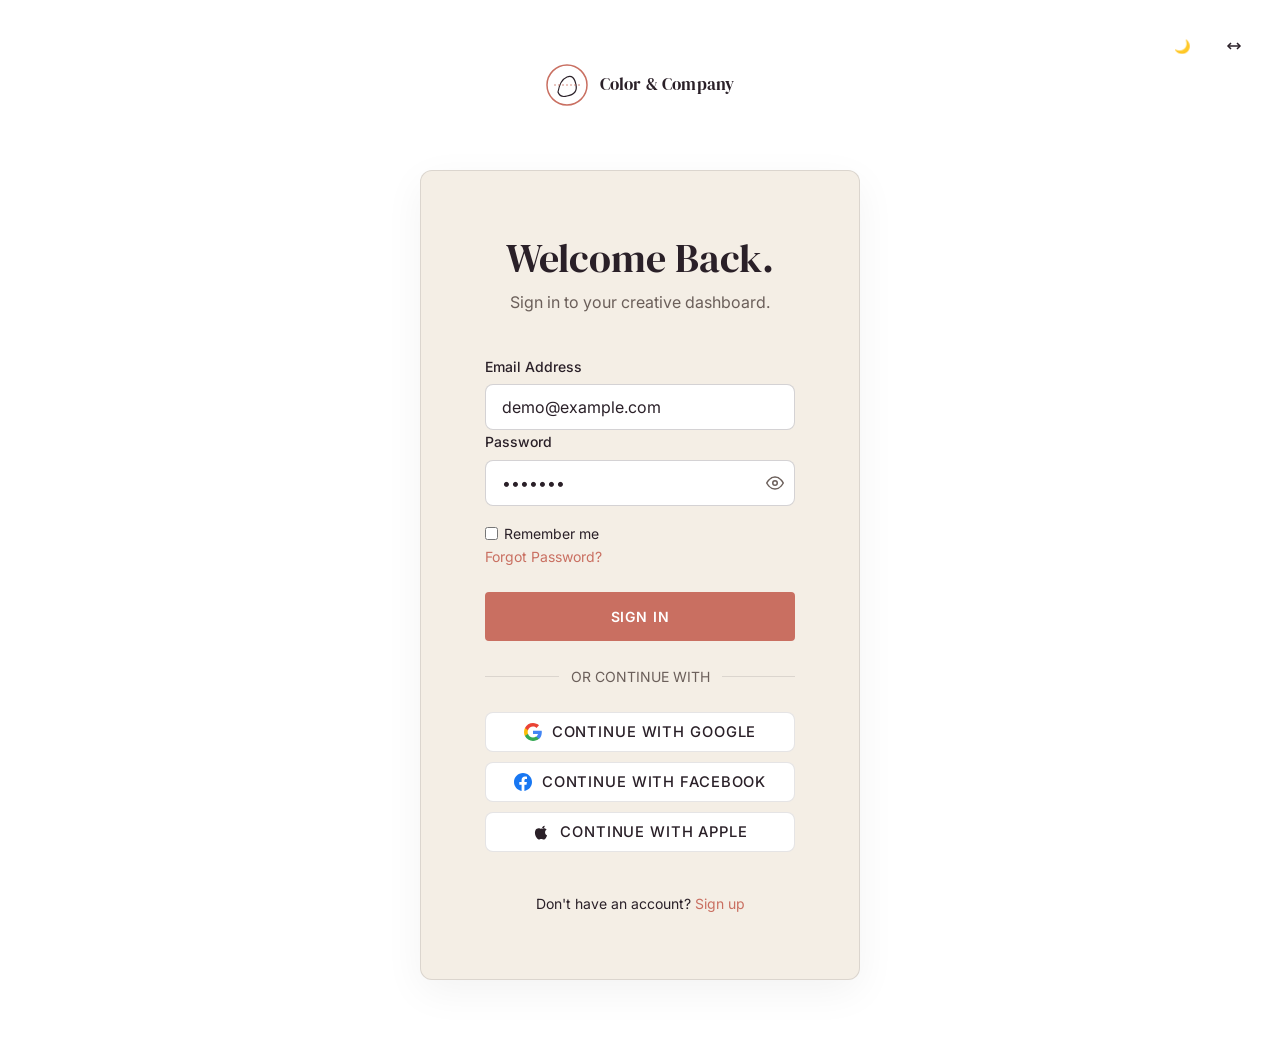
<file: login.html>
<!DOCTYPE html>
<html lang="en" data-theme="light">

<head>
  <meta charset="UTF-8">
  <meta name="viewport" content="width=device-width, initial-scale=1.0">
  <title>Member Login | Color & Company</title>
  <meta name="description" content="Sign in to your Color & Company member dashboard.">
  <link rel="canonical" href="login.html">
  <link rel="stylesheet" href="assets/css/style.css">
  <link
    href="https://fonts.googleapis.com/css2?family=DM+Serif+Display:ital@0;1&family=Inter:wght@300;400;500;600;700&display=swap"
    rel="stylesheet">
  <link rel="icon" type="image/svg+xml" href="favicon.svg">
</head>

<body data-page="login" style="background:var(--color-surface);min-height:100vh;display:flex;flex-direction:column">

  <!-- Absolute Top-Right Controls -->
  <div
    style="position: absolute; top: var(--space-md); right: var(--space-md); display: flex; gap: 8px; z-index: 10; color: var(--color-text);">
    <button class="btn-icon" data-theme-toggle style="color: var(--color-text);" aria-label="Toggle theme"><span
        class="theme-icon">🌙</span></button>
    <button class="btn-icon" data-rtl-toggle aria-label="Toggle RTL" aria-pressed="false">
      <svg width="18" height="18" viewBox="0 0 24 24" fill="none" stroke="currentColor" stroke-width="2"
        aria-hidden="true">
        <path d="M4 12h16" />
        <path d="M8 8l-4 4 4 4" />
        <path d="M16 8l4 4-4 4" />
      </svg>
    </button>
  </div>

  <main
    style="flex:1;display:flex;flex-direction:column;align-items:center;justify-content:center;padding:var(--space-xl) var(--space-sm)">

    <!-- Logo -->
    <a href="index.html" class="navbar__logo" aria-label="Color & Company Home"
      style="margin-bottom: var(--space-xl); display:flex; flex-direction:row; align-items:center; gap:12px; text-decoration:none;">
      <svg class="navbar__logo-mark" viewBox="0 0 42 42" fill="none" aria-hidden="true">
        <circle cx="21" cy="21" r="20" stroke="#C96F61" stroke-width="1.5" fill="none" />
        <path d="M12 28 Q14 16 21 13 Q28 10 30 21 Q32 30 21 32 Q14 34 12 28Z" stroke="var(--color-text)"
          stroke-width="1.2" fill="none" />
        <line x1="8" y1="21" x2="34" y2="21" stroke="#C96F61" stroke-width="0.8" stroke-dasharray="2 2" />
      </svg>
      <div class="navbar__logo-text"><span class="navbar__logo-name">Color & Company</span></div>
    </a>

    <div class="auth-container">
      <div style="text-align:center;margin-bottom:var(--space-lg)">
        <h1 style="font-family:var(--font-heading);font-size:2.5rem;color:var(--color-text);margin-bottom:8px">Welcome
          Back.</h1>
        <p style="color:var(--color-text-muted)">Sign in to your creative dashboard.</p>
      </div>

      <form id="auth-form" onsubmit="event.preventDefault(); window.location.href='dashboard.html';">
        <div class="form-group"><label class="form-label" for="auth-email">Email Address</label><input type="email"
            id="auth-email" class="form-input" required value="demo@example.com"></div>

        <div class="form-group">
          <label class="form-label" for="auth-pass">Password</label>
          <div style="position: relative;">
            <input type="password" id="auth-pass" class="form-input" required value="demo123"
              style="padding-right: 40px;">
            <button type="button" class="btn-icon"
              style="position: absolute; right: 8px; top: 50%; transform: translateY(-50%); width: 24px; height: 24px; background: none; border: none; cursor: pointer; color: var(--color-text-muted);"
              onclick="const input = document.getElementById('auth-pass'); input.type = input.type === 'password' ? 'text' : 'password';">
              <svg width="18" height="18" viewBox="0 0 24 24" fill="none" stroke="currentColor" stroke-width="2">
                <path d="M1 12s4-8 11-8 11 8 11 8-4 8-11 8-11-8-11-8z"></path>
                <circle cx="12" cy="12" r="3"></circle>
              </svg>
            </button>
          </div>
        </div>

        <div class="auth-options" style="margin-top:var(--space-sm); font-size:var(--text-sm);">
          <label style="display:flex; align-items:center; gap:6px; cursor:pointer;"><input type="checkbox"> Remember
            me</label>
          <a href="#" class="auth-link" style="color:var(--color-primary); text-decoration:none;">Forgot Password?</a>
        </div>

        <button type="submit" class="btn btn-primary w-full"
          style="justify-content:center;margin-top:var(--space-md)">Sign In</button>
      </form>

      <div style="display:flex; align-items:center; margin: var(--space-md) 0;">
        <div style="flex:1; height:1px; background:var(--color-border);"></div>
        <div style="padding: 0 12px; color:var(--color-text-muted); font-size:var(--text-sm);">OR CONTINUE WITH</div>
        <div style="flex:1; height:1px; background:var(--color-border);"></div>
      </div>

      <div class="auth-social-buttons" style="display:flex; flex-direction:column; gap:10px;">
        <button type="button" class="btn btn-outline w-full auth-social-btn" style="justify-content:center; gap:10px;">
          <svg width="18" height="18" viewBox="0 0 24 24" aria-hidden="true" style="flex-shrink:0;">
            <path fill="#4285F4" d="M23.745 12.27c0-.7-.06-1.4-.19-2.07H12v4.51h6.6c-.29 1.52-1.14 2.82-2.4 3.68v3.05h3.88c2.27-2.09 3.665-5.17 3.665-9.17z"/>
            <path fill="#34A853" d="M12 24c3.24 0 5.95-1.08 7.93-2.91l-3.88-3.05c-1.08.72-2.45 1.16-4.05 1.16-3.12 0-5.77-2.1-6.72-4.93H1.25v3.15C3.26 21.36 7.33 24 12 24z"/>
            <path fill="#FBBC05" d="M5.28 14.27c-.25-.72-.38-1.49-.38-2.27s.14-1.55.38-2.27V6.58H1.25C.45 8.18 0 10.03 0 12s.45 3.82 1.25 5.42l4.03-3.15z"/>
            <path fill="#EA4335" d="M12 4.75c1.77 0 3.35.61 4.6 1.8l3.42-3.42C17.95 1.19 15.24 0 12 0 7.33 0 3.26 2.64 1.25 6.58l4.03 3.15c.95-2.83 3.6-4.98 6.72-4.98z"/>
          </svg>
          <span>Continue with Google</span>
        </button>
        <button type="button" class="btn btn-outline w-full auth-social-btn" style="justify-content:center; gap:10px;">
          <svg width="18" height="18" viewBox="0 0 24 24" aria-hidden="true" style="flex-shrink:0;">
            <path fill="#1877F2" d="M24 12.073c0-6.627-5.373-12-12-12s-12 5.373-12 12c0 5.99 4.388 10.954 10.125 11.854v-8.385H7.078v-3.47h3.047V9.43c0-3.007 1.792-4.669 4.533-4.669 1.312 0 2.686.235 2.686.235v2.953H15.83c-1.491 0-1.956.925-1.956 1.874v2.25h3.328l-.532 3.47h-2.796v8.385C19.612 23.027 24 18.062 24 12.073z"/>
          </svg>
          <span>Continue with Facebook</span>
        </button>
        <button type="button" class="btn btn-outline w-full auth-social-btn" style="justify-content:center; gap:10px;">
          <svg width="18" height="18" viewBox="0 0 24 24" fill="currentColor" aria-hidden="true" style="flex-shrink:0;">
            <path d="M18.71 19.5c-.83 1.24-1.71 2.45-3.05 2.47-1.34.03-1.77-.79-3.29-.79-1.53 0-2 .77-3.27.82-1.31.05-2.3-1.32-3.14-2.53C4.25 17 2.94 12.45 4.7 9.39c.87-1.52 2.43-2.48 4.12-2.51 1.28-.02 2.5.87 3.29.87.78 0 2.26-1.07 3.81-.91.65.03 2.47.26 3.64 1.98-.09.06-2.17 1.28-2.15 3.81.03 3.02 2.65 4.03 2.68 4.04-.03.07-.42 1.44-1.38 2.83M15.97 6.37c.62-.75 1.04-1.8 0.92-2.87-.9.04-2 .6-2.65 1.35-.58.65-1.08 1.73-.95 2.76 1.01.08 2.05-.49 2.68-1.24z"/>
          </svg>
          <span>Continue with Apple</span>
        </button>
      </div>

      <div style="text-align:center; margin-top:var(--space-lg); font-size:var(--text-sm);">
        Don't have an account? <a href="signup.html" class="auth-link"
          style="color:var(--color-primary); text-decoration:none;">Sign up</a>
      </div>
    </div>
  </main>

  <script src="assets/js/main.js"></script>
</body>

</html>
</file>
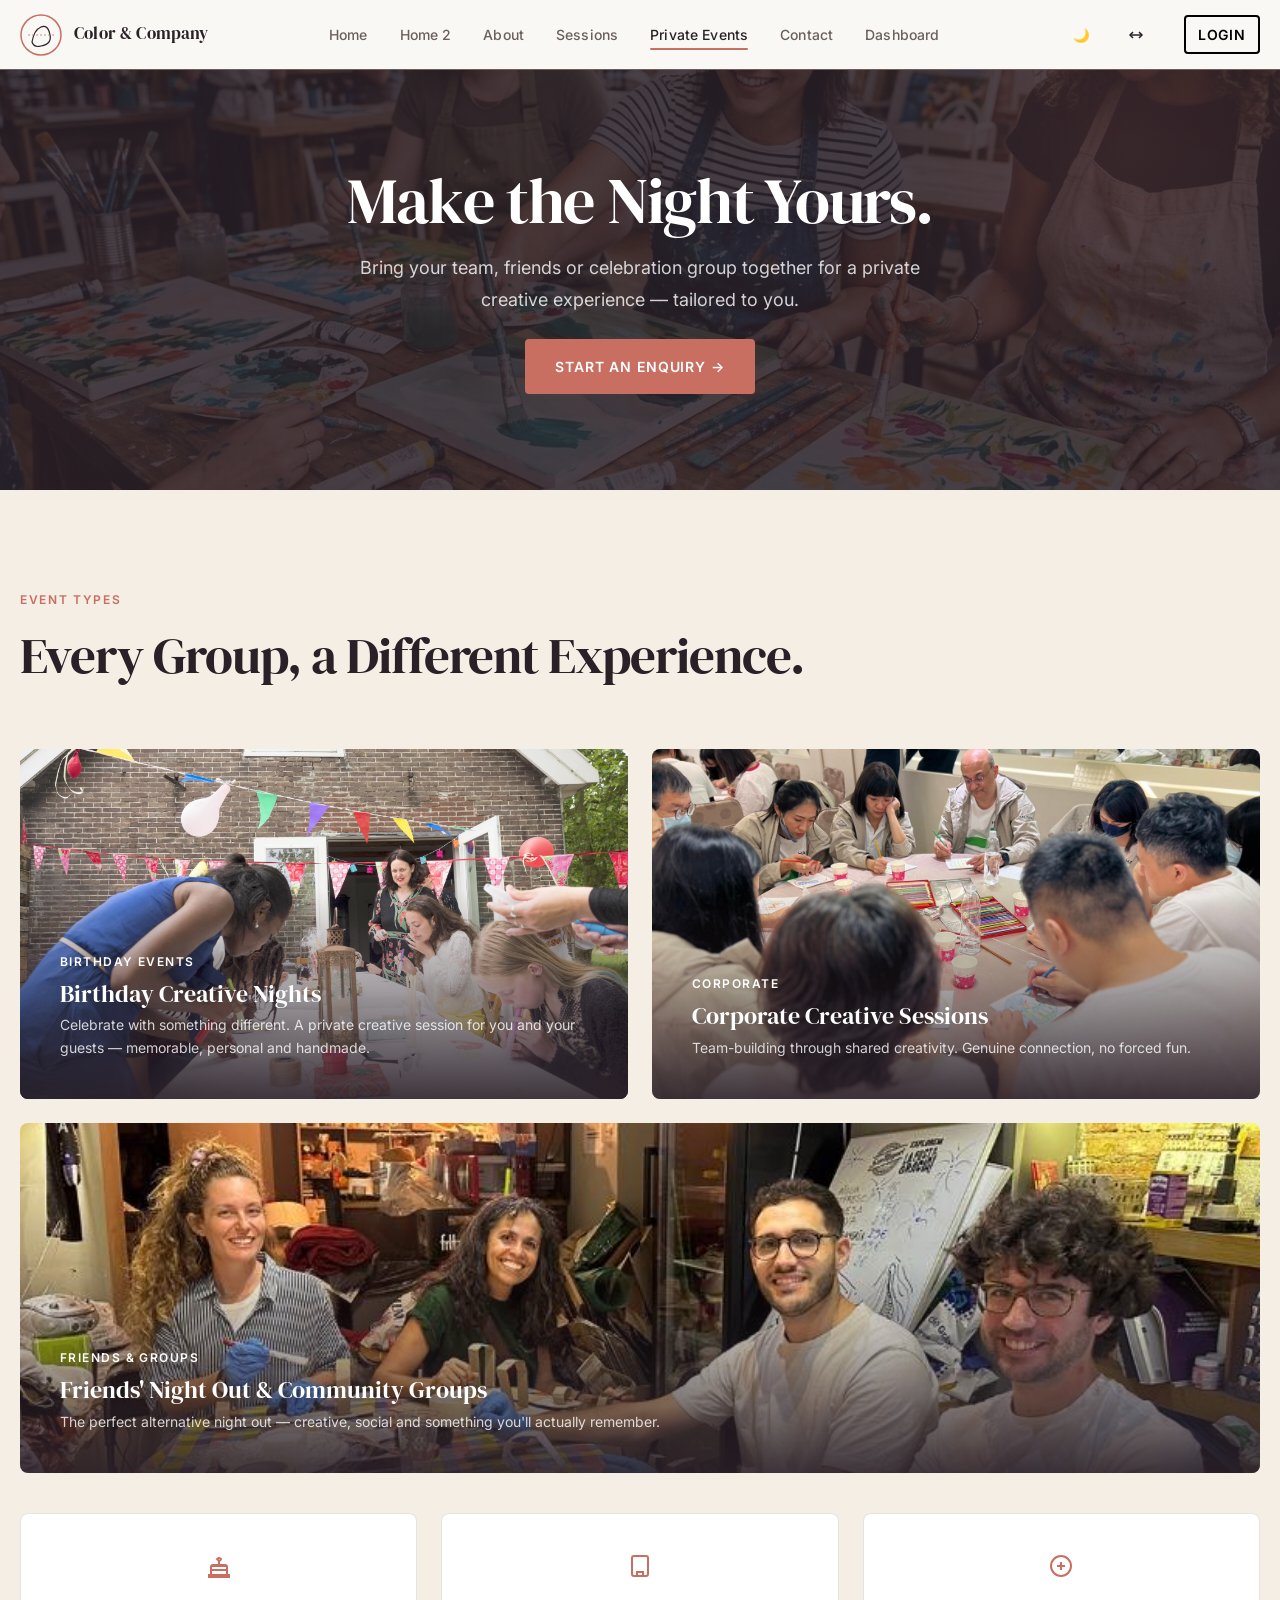
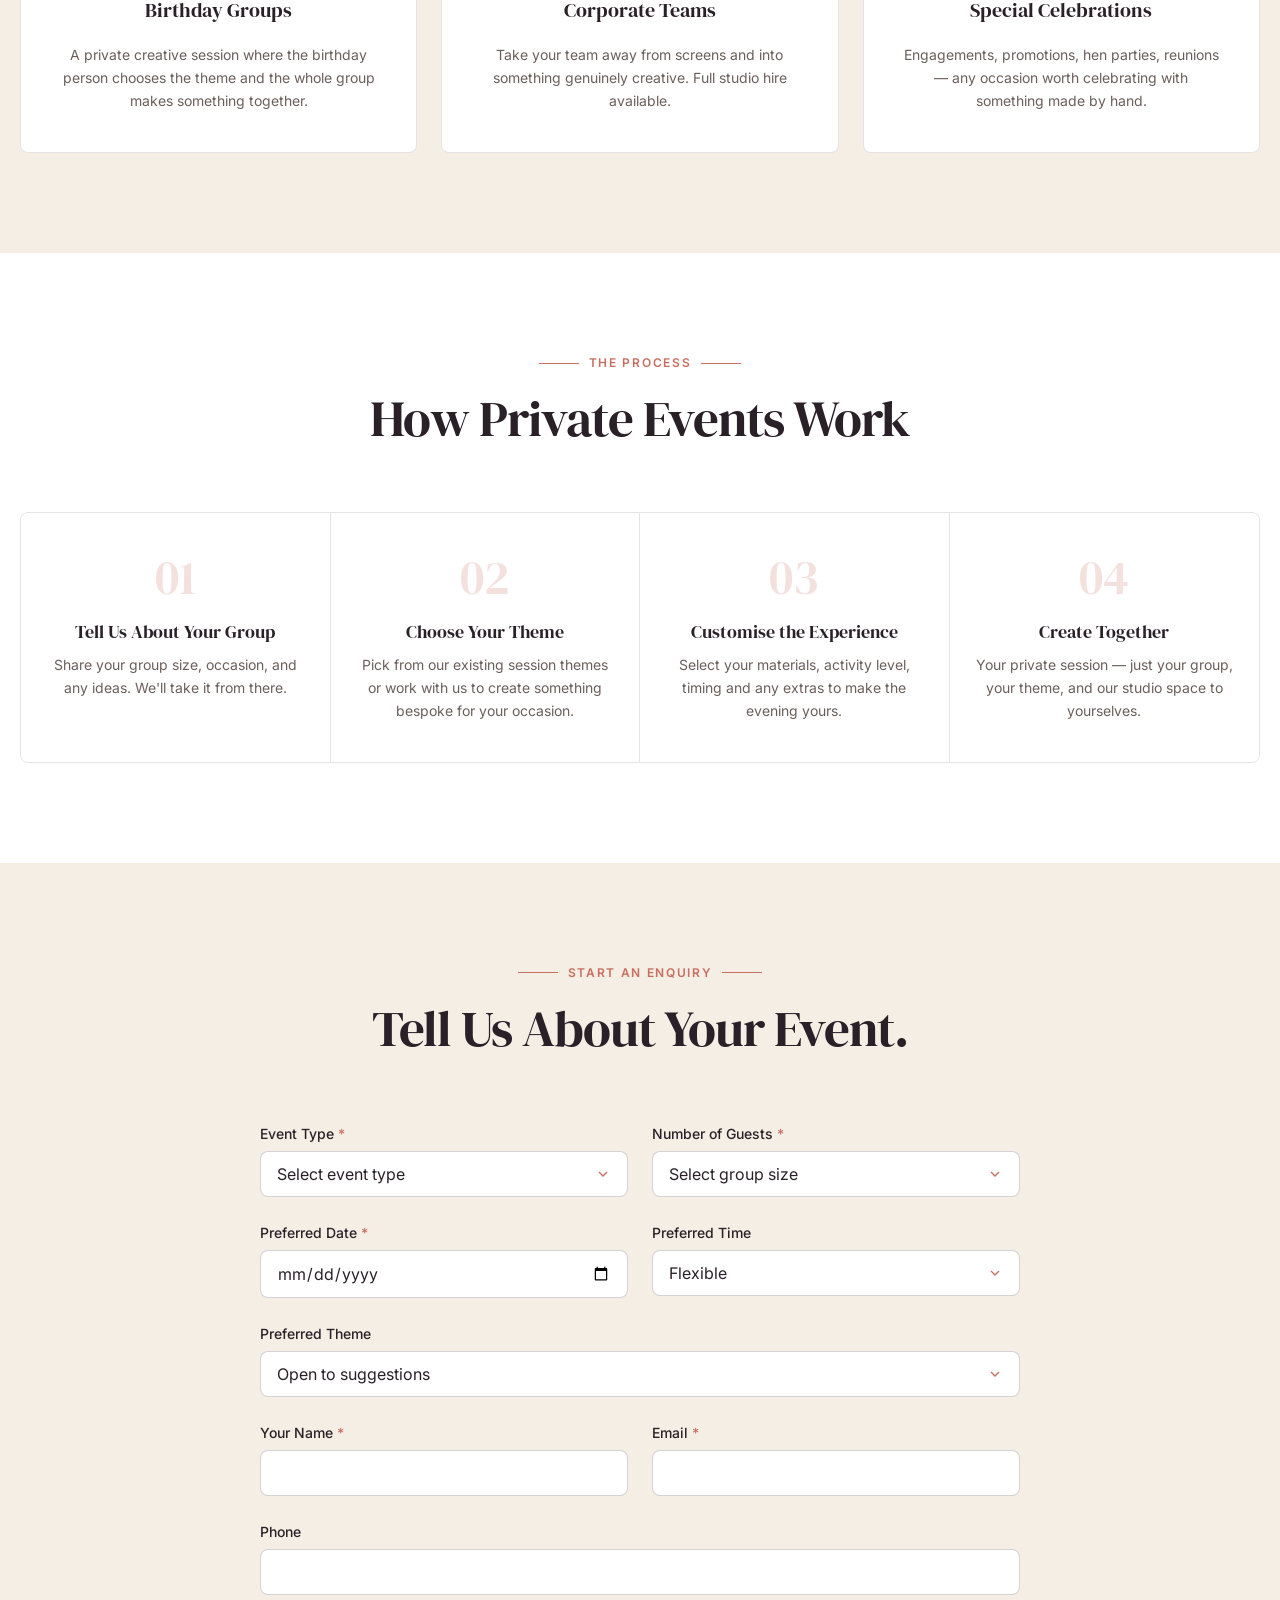
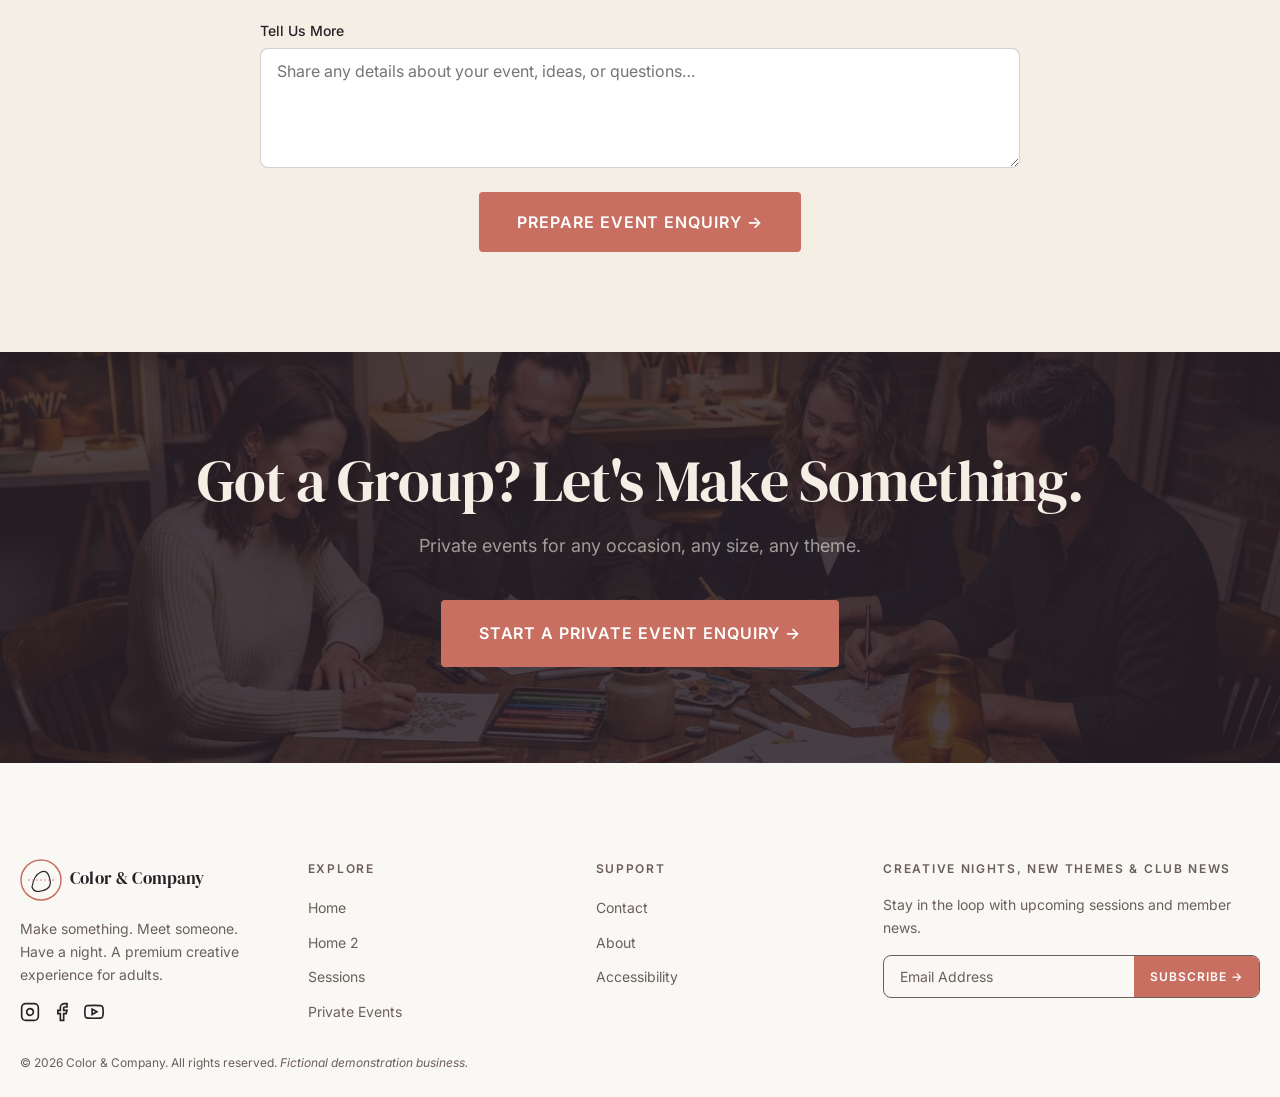
<file: private-events.html>
<!DOCTYPE html>
<html lang="en" data-theme="light">

<head>
  <meta charset="UTF-8">
  <meta name="viewport" content="width=device-width, initial-scale=1.0">
  <title>Private Craft & Coloring Events | Color & Company</title>
  <meta name="description"
    content="Book a private creative night for your group — birthdays, corporate teams, friends and celebrations. Color & Company private events.">
  <link rel="canonical" href="private-events.html">
  <link rel="stylesheet" href="assets/css/style.css">
  <link
    href="https://fonts.googleapis.com/css2?family=DM+Serif+Display:ital@0;1&family=Inter:wght@300;400;500;600;700&display=swap"
    rel="stylesheet">
  <link rel="icon" type="image/svg+xml" href="favicon.svg">
</head>

<body data-page="private-events">

  <!-- NAVBAR -->
  <nav class="navbar" role="navigation" aria-label="Main navigation">
    <div class="navbar__inner">
      <a href="index.html" class="navbar__logo" aria-label="Color & Company Home">
        <svg class="navbar__logo-mark" viewBox="0 0 42 42" fill="none" aria-hidden="true">
          <circle cx="21" cy="21" r="20" stroke="#C96F61" stroke-width="1.5" fill="none" />
          <path d="M12 28 Q14 16 21 13 Q28 10 30 21 Q32 30 21 32 Q14 34 12 28Z" stroke="var(--color-text)"
            stroke-width="1.2" fill="none" />
          <line x1="8" y1="21" x2="34" y2="21" stroke="#C96F61" stroke-width="0.8" stroke-dasharray="2 2" />
        </svg>
        <div class="navbar__logo-text">
          <span class="navbar__logo-name">Color & Company</span>

        </div>
      </a>

      <nav class="navbar__nav" aria-label="Site navigation">
        <a href="index.html" class="navbar__link" data-nav-link>Home</a>
        <a href="home-2.html" class="navbar__link" data-nav-link>Home 2</a>
        <a href="about.html" class="navbar__link" data-nav-link>About</a>
        <a href="sessions.html" class="navbar__link" data-nav-link>Sessions</a>
        <a href="private-events.html" class="navbar__link" data-nav-link>Private Events</a>


        <a href="contact.html" class="navbar__link" data-nav-link>Contact</a>
        <a href="dashboard.html" class="navbar__link" data-nav-link>Dashboard</a>
      </nav>

      <div class="navbar__actions">

        <button class="btn-icon" data-theme-toggle aria-label="Toggle theme" aria-pressed="false">
          <span class="theme-icon">🌙</span>
        </button>
        <button class="btn-icon" data-rtl-toggle aria-label="Toggle RTL" aria-pressed="false">
          <svg width="18" height="18" viewBox="0 0 24 24" fill="none" stroke="currentColor" stroke-width="2"
            aria-hidden="true">
            <path d="M4 12h16" />
            <path d="M8 8l-4 4 4 4" />
            <path d="M16 8l4 4-4 4" />
          </svg>
        </button>
        <a href="login.html" class="btn btn-outline-light"
          style="padding: 6px 12px; font-size: 14px; margin-left: var(--space-sm);">Login</a>

      </div>
      <button class="navbar__hamburger" id="hamburger" aria-label="Open navigation" aria-expanded="false"
        aria-controls="mobile-drawer">
        <span></span><span></span><span></span>
      </button>
    </div>
  </nav>

  <!-- Mobile Drawer Overlay -->
  <div class="mobile-drawer-overlay" id="drawer-overlay" aria-hidden="true"></div>

  <!-- Mobile Drawer -->
  <aside class="mobile-drawer" id="mobile-drawer" role="dialog" aria-modal="true" aria-label="Mobile navigation">
    <div class="mobile-drawer__close">
      <button class="mobile-drawer__x" id="drawer-close" aria-label="Close navigation">✕</button>
    </div>
    <nav class="mobile-drawer__nav" aria-label="Mobile site navigation">
      <a href="index.html" class="mobile-drawer__link" data-nav-link>Home</a>
      <a href="home-2.html" class="mobile-drawer__link" data-nav-link>Home 2</a>
      <a href="about.html" class="mobile-drawer__link" data-nav-link>About</a>
      <a href="sessions.html" class="mobile-drawer__link" data-nav-link> Sessions</a>
      <a href="private-events.html" class="mobile-drawer__link" data-nav-link>Private Events</a>


      <a href="contact.html" class="mobile-drawer__link" data-nav-link>Contact</a><a href="dashboard.html"
        class="mobile-drawer__link" data-nav-link>Dashboard</a>
    </nav>
    <div class="mobile-drawer__divider"></div>
    <div class="mobile-drawer__controls">
      <button class="btn-icon" data-theme-toggle aria-label="Toggle theme" aria-pressed="false">
        <span class="theme-icon">🌙</span>
      </button>
      <button class="btn-icon" data-rtl-toggle aria-label="Toggle RTL" aria-pressed="false">
        <svg width="18" height="18" viewBox="0 0 24 24" fill="none" stroke="currentColor" stroke-width="2"
          aria-hidden="true">
          <path d="M4 12h16" />
          <path d="M8 8l-4 4 4 4" />
          <path d="M16 8l4 4-4 4" />
        </svg>
      </button>
    </div>
    <div class="mobile-drawer__divider"></div>
    <div class="mobile-drawer__cta">
      <a href="login.html" class="btn btn-outline-light w-full" style="justify-content:center">Login</a>

    </div>
  </aside>

  <!-- SECTION 01 — HERO -->
  <header class="page-hero" role="banner"
    style="background: linear-gradient(rgba(42,32,40,0.85), rgba(42,32,40,0.85)), url('assets/images/events-hero.jpg') center/cover no-repeat;">
    <div class="page-hero__content">
      <h1 class="page-hero__title">Make the Night Yours.</h1>
      <p class="page-hero__desc">Bring your team, friends or celebration group together for a private creative
        experience — tailored to you.</p>
      <a href="#private-enquiry" class="btn btn-primary" style="margin-top:var(--space-md)">Start an Enquiry →</a>
    </div>
  </header>

  <!-- SECTION 02 — EVENT TYPES -->
  <section class="section" aria-labelledby="event-types-title">
    <div class="container">
      <div class="section-header reveal">
        <div class="section-header__label">Event Types</div>
        <h2 class="section-header__title" id="event-types-title">Every Group, a Different Experience.</h2>
      </div>

      <div class="event-types-grid reveal" aria-label="Private event types">
        <!-- Large card — Birthday -->
        <div class="event-type-card">
          <div class="event-type-card__image">
            <img src="assets/images/event1.jpg" alt="Birthday creative evening celebration" loading="lazy" width="600"
              height="800" onerror="this.style.display='none'">
          </div>
          <div class="event-type-card__content">
            <div class="event-type-card__cat">Birthday Events</div>
            <h3 class="event-type-card__title">Birthday Creative Nights</h3>
            <p class="event-type-card__desc">Celebrate with something different. A private creative session for you and
              your guests — memorable, personal and handmade.</p>
          </div>
        </div>

        <!-- Small cards grid -->
        <div class="event-type-card">
          <div class="event-type-card__image">
            <img src="assets/images/event2.jpg" alt="Friends night out craft session" loading="lazy" width="600"
              height="300">
          </div>
          <div class="event-type-card__content">
            <div class="event-type-card__cat">Corporate</div>
            <h3 class="event-type-card__title">Corporate Creative Sessions</h3>
            <p class="event-type-card__desc">Team-building through shared creativity. Genuine connection, no forced
              fun.</p>
          </div>
        </div>
        <div class="event-type-card">
          <div class="event-type-card__image">
            <img src="assets/images/event3.jpg" style="width:100%; height:100%; object-fit:cover;"
              alt="Friends night out craft session" loading="lazy" width="600" height="300">
          </div>
          <div class="event-type-card__content">
            <div class="event-type-card__cat">Friends & Groups</div>
            <h3 class="event-type-card__title">Friends' Night Out & Community Groups</h3>
            <p class="event-type-card__desc">The perfect alternative night out — creative, social and something you'll
              actually remember.</p>
          </div>
        </div>

      </div>

      <!-- Additional event types -->
      <div class="benefits-grid reveal" style="margin-top:var(--space-lg);">
        <div class="benefit-item">
          <svg width="24" height="24" fill="none" stroke="currentColor" stroke-width="2" viewBox="0 0 24 24"
            style="color:var(--color-primary);">
            <path d="M20 21v-8a2 2 0 0 0-2-2H6a2 2 0 0 0-2 2v8"></path>
            <path d="M4 16h16"></path>
            <path d="M4 12h16"></path>
            <rect x="2" y="21" width="20" height="2"></rect>
            <path d="M12 11V7"></path>
            <path d="M12 7c1.5 0 2-2 2-2s-1.5-1-2-1-2 1-2 1 1.5 2 2 2z"></path>
          </svg>
          <div class="benefit-item__title">Birthday Groups</div>
          <p class="benefit-item__desc">A private creative session where the birthday person chooses the theme and the
            whole group makes something together.</p>
        </div>
        <div class="benefit-item">
          <svg width="24" height="24" fill="none" stroke="currentColor" stroke-width="2" viewBox="0 0 24 24"
            style="color:var(--color-primary);">
            <rect x="4" y="2" width="16" height="20" rx="2" ry="2"></rect>
            <path d="M9 22v-4h6v4"></path>
            <path d="M8 6h.01"></path>
            <path d="M16 6h.01"></path>
            <path d="M12 6h.01"></path>
            <path d="M12 10h.01"></path>
            <path d="M12 14h.01"></path>
            <path d="M16 10h.01"></path>
            <path d="M16 14h.01"></path>
            <path d="M8 10h.01"></path>
            <path d="M8 14h.01"></path>
          </svg>
          <div class="benefit-item__title">Corporate Teams</div>
          <p class="benefit-item__desc">Take your team away from screens and into something genuinely creative. Full
            studio hire available.</p>
        </div>
        <div class="benefit-item">
          <svg width="24" height="24" fill="none" stroke="currentColor" stroke-width="2" viewBox="0 0 24 24"
            style="color:var(--color-primary);">
            <path d="M12 22c5.523 0 10-4.477 10-10S17.523 2 12 2 2 6.477 2 12s4.477 10 10 10z"></path>
            <path d="M12 8v8"></path>
            <path d="M8 12h8"></path>
          </svg>
          <div class="benefit-item__title">Special Celebrations</div>
          <p class="benefit-item__desc">Engagements, promotions, hen parties, reunions — any occasion worth celebrating
            with something made by hand.</p>
        </div>
      </div>
    </div>
  </section>

  <!-- SECTION 03 — HOW IT WORKS -->
  <section class="section" style="background:var(--color-surface)" aria-labelledby="how-private-title">
    <div class="container">
      <div class="section-header section-header--center reveal">
        <div class="section-header__label">The Process</div>
        <h2 class="section-header__title" id="how-private-title">How Private Events Work</h2>
      </div>
      <div class="timeline" role="list" aria-label="Private event process steps">
        <div class="timeline__step reveal" role="listitem">
          <div class="timeline__num" aria-hidden="true">01</div>
          <div class="timeline__title">Tell Us About Your Group</div>
          <p class="timeline__desc">Share your group size, occasion, and any ideas. We'll take it from there.</p>
        </div>
        <div class="timeline__step reveal" data-delay="100" role="listitem">
          <div class="timeline__num" aria-hidden="true">02</div>
          <div class="timeline__title">Choose Your Theme</div>
          <p class="timeline__desc">Pick from our existing session themes or work with us to create something bespoke
            for your occasion.</p>
        </div>
        <div class="timeline__step reveal" data-delay="200" role="listitem">
          <div class="timeline__num" aria-hidden="true">03</div>
          <div class="timeline__title">Customise the Experience</div>
          <p class="timeline__desc">Select your materials, activity level, timing and any extras to make the evening
            yours.</p>
        </div>
        <div class="timeline__step reveal" data-delay="300" role="listitem">
          <div class="timeline__num" aria-hidden="true">04</div>
          <div class="timeline__title">Create Together</div>
          <p class="timeline__desc">Your private session — just your group, your theme, and our studio space to
            yourselves.</p>
        </div>
      </div>
    </div>
  </section>

  <!-- SECTION 04 — ENQUIRY FORM -->
  <section class="section" id="private-enquiry" aria-labelledby="enquiry-title">
    <div class="container">
      <div style="max-width:760px;margin-inline:auto">
        <div class="section-header reveal section-header--center">
          <div class="section-header__label">Start an Enquiry</div>
          <h2 class="section-header__title" id="enquiry-title">Tell Us About Your Event.</h2>

        </div>

        <div id="private-event-form-content">
          <form id="private-event-form" class="reveal" style="display:flex;flex-direction:column;gap:var(--space-md)"
            novalidate>
            <div class="form-row">
              <div class="form-group">
                <label class="form-label" for="pe-type">Event Type <span>*</span></label>
                <select id="pe-type" class="form-select" required>
                  <option value="">Select event type</option>
                  <option>Birthday Creative Night</option>
                  <option>Corporate Session</option>
                  <option>Friends' Night Out</option>
                  <option>Community Group</option>
                  <option>Special Celebration</option>
                  <option>Other</option>
                </select>
                <span class="form-error" id="pe-type-error">Please select an event type.</span>
              </div>
              <div class="form-group">
                <label class="form-label" for="pe-guests">Number of Guests <span>*</span></label>
                <select id="pe-guests" class="form-select" required>
                  <option value="">Select group size</option>
                  <option>Up to 8 guests</option>
                  <option>9–15 guests</option>
                  <option>16–25 guests</option>
                  <option>26–40 guests</option>
                  <option>40+ guests</option>
                </select>
                <span class="form-error" id="pe-guests-error">Please select guest count.</span>
              </div>
            </div>
            <div class="form-row">
              <div class="form-group">
                <label class="form-label" for="pe-date">Preferred Date <span>*</span></label>
                <input type="date" id="pe-date" class="form-input" required>
                <span class="form-error" id="pe-date-error">Please select a preferred date.</span>
              </div>
              <div class="form-group">
                <label class="form-label" for="pe-time">Preferred Time</label>
                <select id="pe-time" class="form-select">
                  <option value="">Flexible</option>
                  <option>Afternoon (2pm–5pm)</option>
                  <option>Early Evening (5pm–7pm)</option>
                  <option>Evening (7pm–10pm)</option>
                </select>
              </div>
            </div>
            <div class="form-group">
              <label class="form-label" for="pe-theme">Preferred Theme</label>
              <select id="pe-theme" class="form-select">
                <option value="">Open to suggestions</option>
                <option>Botanical Coloring</option>
                <option>Abstract Art</option>
                <option>Mandala Night</option>
                <option>Seasonal / Autumn</option>
                <option>Collage & Mixed Media</option>
                <option>Something custom</option>
              </select>
            </div>
            <div class="form-row">
              <div class="form-group">
                <label class="form-label" for="pe-name">Your Name <span>*</span></label>
                <input type="text" id="pe-name" class="form-input" required autocomplete="name">
                <span class="form-error" id="pe-name-error">Please enter your name.</span>
              </div>
              <div class="form-group">
                <label class="form-label" for="pe-email">Email <span>*</span></label>
                <input type="email" id="pe-email" class="form-input" required autocomplete="email">
                <span class="form-error" id="pe-email-error">Please enter a valid email.</span>
              </div>
            </div>
            <div class="form-group">
              <label class="form-label" for="pe-phone">Phone</label>
              <input type="tel" id="pe-phone" class="form-input" autocomplete="tel">
            </div>
            <div class="form-group">
              <label class="form-label" for="pe-message">Tell Us More</label>
              <textarea id="pe-message" class="form-textarea" rows="4"
                placeholder="Share any details about your event, ideas, or questions…"></textarea>
            </div>
            <div style="text-align: center;">
              <button type="submit" class="btn btn-primary btn-lg">Prepare Event Enquiry →</button>
            </div>
          </form>
        </div>

        <div class="modal-success" id="private-event-success" aria-live="polite">
          <div class="modal-success__icon" aria-hidden="true">✓</div>
          <h3 class="modal-success__title">Event Enquiry Prepared.</h3>
          <p class="modal-success__desc">Your demo enquiry has been recorded. In a real implementation, we'd be in touch
            within 24 hours. This is a frontend demonstration only.</p>
          <a href="sessions.html" class="btn btn-primary">Browse Sessions →</a>
        </div>
      </div>
    </div>
  </section>

  <!-- SECTION 05 — FINAL CTA -->
  <section class="cta-dark" aria-labelledby="pe-cta-title">
    <div class="container" style="text-align:center">
      <h2 class="cta-section__title" id="pe-cta-title" style="color:var(--color-cream)">Got a Group? Let's Make
        Something.</h2>
      <p style="color:rgba(244,238,229,0.6);font-size:var(--text-md);margin-bottom:var(--space-lg)">Private events for
        any occasion, any size, any theme.</p>
      <a href="#private-enquiry" class="btn btn-primary btn-lg">Start a Private Event Enquiry →</a>
    </div>
  </section>

  <!-- FOOTER -->
  <footer class="footer" role="contentinfo">
    <div class="container">
      <div class="footer__grid">
        <div>
          <a href="index.html" class="navbar__logo" aria-label="Color &amp; Company Home"
            style="text-decoration: none; display: flex; align-items: center; gap: 8px; margin-bottom: 16px;">
            <svg class="navbar__logo-mark" viewBox="0 0 42 42" fill="none" aria-hidden="true">
              <circle cx="21" cy="21" r="20" stroke="#C96F61" stroke-width="1.5" fill="none" />
              <path d="M12 28 Q14 16 21 13 Q28 10 30 21 Q32 30 21 32 Q14 34 12 28Z" stroke="var(--color-text)"
                stroke-width="1.2" fill="none" />
              <line x1="8" y1="21" x2="34" y2="21" stroke="#C96F61" stroke-width="0.8" stroke-dasharray="2 2" />
            </svg>
            <div class="navbar__logo-text" style="display: flex; flex-direction: column;">
              <span class="navbar__logo-name">Color &amp;
                Company</span>
            </div>
          </a>
          <p class="footer__brand-tagline">Make something. Meet someone. Have a night. A premium creative experience for
            adults.</p>
          <div class="footer__social" style="display: flex; gap: 12px; margin-top: 16px;">
            <a href="#" onmouseover="this.style.color='#C96F61'" onmouseout="this.style.color=''"
              style="color: var(--color-text); transition: color 0.3s;"><svg width="20" height="20" viewBox="0 0 24 24"
                fill="none" stroke="currentColor" stroke-width="2">
                <rect x="2" y="2" width="20" height="20" rx="5" ry="5"></rect>
                <path d="M16 11.37A4 4 0 1 1 12.63 8 4 4 0 0 1 16 11.37z"></path>
                <line x1="17.5" y1="6.5" x2="17.51" y2="6.5"></line>
              </svg></a>
            <a href="#" onmouseover="this.style.color='#C96F61'" onmouseout="this.style.color=''"
              style="color: var(--color-text); transition: color 0.3s;"><svg width="20" height="20" viewBox="0 0 24 24"
                fill="none" stroke="currentColor" stroke-width="2">
                <path d="M18 2h-3a5 5 0 0 0-5 5v3H7v4h3v8h4v-8h3l1-4h-4V7a1 1 0 0 1 1-1h3z"></path>
              </svg></a>
            <a href="#" onmouseover="this.style.color='#C96F61'" onmouseout="this.style.color=''"
              style="color: var(--color-text); transition: color 0.3s;"><svg width="20" height="20" viewBox="0 0 24 24"
                fill="none" stroke="currentColor" stroke-width="2">
                <path
                  d="M22.54 6.42a2.78 2.78 0 0 0-1.94-2C18.88 4 12 4 12 4s-6.88 0-8.6.46a2.78 2.78 0 0 0-1.94 2A29 29 0 0 0 1 11.75a29 29 0 0 0 .46 5.33A2.78 2.78 0 0 0 3.4 19c1.72.46 8.6.46 8.6.46s6.88 0 8.6-.46a2.78 2.78 0 0 0 1.94-2 29 29 0 0 0 .46-5.25 29 29 0 0 0-.46-5.33z">
                </path>
                <polygon points="9.75 15.02 15.5 11.75 9.75 8.48 9.75 15.02"></polygon>
              </svg></a>
          </div>
        </div>
        <div>
          <div class="footer__col-title">Explore</div>
          <ul class="footer__links">
            <li><a href="index.html" class="footer__link">Home</a></li>
            <li><a href="home-2.html" class="footer__link">Home 2</a></li>
            <li><a href="sessions.html" class="footer__link">Sessions</a></li>
            <li><a href="private-events.html" class="footer__link">Private Events</a></li>
          </ul>
        </div>

        <div>
          <div class="footer__col-title">Support</div>
          <ul class="footer__links">
            <li><a href="contact.html" class="footer__link">Contact</a></li>
            <li><a href="about.html" class="footer__link">About</a></li>
            <li><a href="coming-soon.html" class="footer__link">Accessibility</a></li>
          </ul>
        </div>
        <div>
          <div class="footer__col-title">Creative Nights, New Themes & Club News</div>
          <p class="footer__newsletter-desc">Stay in the loop with upcoming sessions and member news.</p>
          <form class="footer__newsletter-form" aria-label="Newsletter signup"
            onsubmit="event.preventDefault();showToast('Subscribed! Demo only — no email recorded.')">
            <input type="email" class="footer__newsletter-input" placeholder="Email Address"
              aria-label="Your email address">
            <button type="submit" class="footer__newsletter-btn">Subscribe →</button>
          </form>
        </div>
      </div>
      <div class="footer__bottom">
        <p class="footer__copyright">© 2026 Color & Company. All rights reserved. <em>Fictional demonstration
            business.</em></p>

      </div>
    </div>
  </footer>
  <button id="back-to-top" class="back-to-top" aria-label="Back to top"><svg width="18" height="18" viewBox="0 0 24 24"
      fill="none" stroke="currentColor" stroke-width="2.5" aria-hidden="true">
      <path d="m18 15-6-6-6 6" />
    </svg></button>

  <script src="assets/js/main.js"></script>
</body>

</html>
</file>
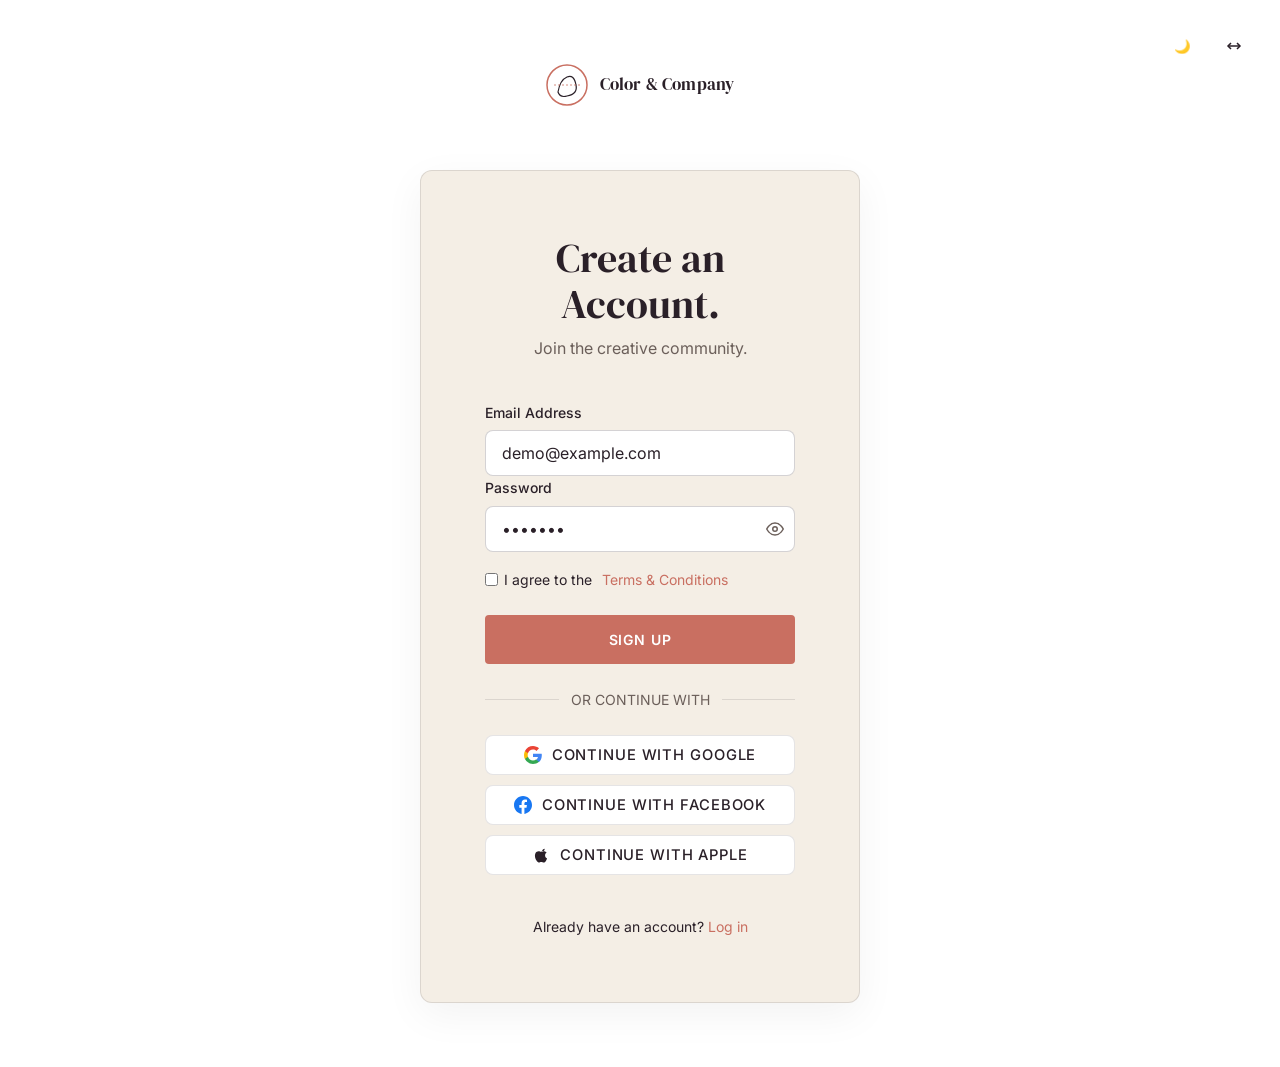
<file: signup.html>
<!DOCTYPE html>
<html lang="en" data-theme="light">

<head>
  <meta charset="UTF-8">
  <meta name="viewport" content="width=device-width, initial-scale=1.0">
  <title>Member Login | Color & Company</title>
  <meta name="description" content="Sign in to your Color & Company member dashboard.">
  <link rel="canonical" href="login.html">
  <link rel="stylesheet" href="assets/css/style.css">
  <link
    href="https://fonts.googleapis.com/css2?family=DM+Serif+Display:ital@0;1&family=Inter:wght@300;400;500;600;700&display=swap"
    rel="stylesheet">
  <link rel="icon" type="image/svg+xml" href="favicon.svg">
</head>

<body data-page="login" style="background:var(--color-surface);min-height:100vh;display:flex;flex-direction:column">

  <!-- Absolute Top-Right Controls -->
  <div
    style="position: absolute; top: var(--space-md); right: var(--space-md); display: flex; gap: 8px; z-index: 10; color: var(--color-text);">
    <button class="btn-icon" data-theme-toggle style="color: var(--color-text);" aria-label="Toggle theme"><span
        class="theme-icon">🌙</span></button>
    <button class="btn-icon" data-rtl-toggle aria-label="Toggle RTL" aria-pressed="false">
      <svg width="18" height="18" viewBox="0 0 24 24" fill="none" stroke="currentColor" stroke-width="2"
        aria-hidden="true">
        <path d="M4 12h16" />
        <path d="M8 8l-4 4 4 4" />
        <path d="M16 8l4 4-4 4" />
      </svg>
    </button>
  </div>

  <main
    style="flex:1;display:flex;flex-direction:column;align-items:center;justify-content:center;padding:var(--space-xl) var(--space-sm)">

    <!-- Logo -->
    <a href="index.html" class="navbar__logo" aria-label="Color & Company Home"
      style="margin-bottom: var(--space-xl); display:flex; flex-direction:row; align-items:center; gap:12px; text-decoration:none;">
      <svg class="navbar__logo-mark" viewBox="0 0 42 42" fill="none" aria-hidden="true">
        <circle cx="21" cy="21" r="20" stroke="#C96F61" stroke-width="1.5" fill="none" />
        <path d="M12 28 Q14 16 21 13 Q28 10 30 21 Q32 30 21 32 Q14 34 12 28Z" stroke="var(--color-text)"
          stroke-width="1.2" fill="none" />
        <line x1="8" y1="21" x2="34" y2="21" stroke="#C96F61" stroke-width="0.8" stroke-dasharray="2 2" />
      </svg>
      <div class="navbar__logo-text"><span class="navbar__logo-name">Color & Company</span></div>
    </a>

    <div class="auth-container">
      <div style="text-align:center;margin-bottom:var(--space-lg)">
        <h1 style="font-family:var(--font-heading);font-size:2.5rem;color:var(--color-text);margin-bottom:8px">Create an
          Account.</h1>
        <p style="color:var(--color-text-muted)">Join the creative community.</p>
      </div>

      <form id="auth-form" onsubmit="event.preventDefault(); window.location.href='dashboard.html';">
        <div class="form-group"><label class="form-label" for="auth-email">Email Address</label><input type="email"
            id="auth-email" class="form-input" required value="demo@example.com"></div>

        <div class="form-group">
          <label class="form-label" for="auth-pass">Password</label>
          <div style="position: relative;">
            <input type="password" id="auth-pass" class="form-input" required value="demo123"
              style="padding-right: 40px;">
            <button type="button" class="btn-icon"
              style="position: absolute; right: 8px; top: 50%; transform: translateY(-50%); width: 24px; height: 24px; background: none; border: none; cursor: pointer; color: var(--color-text-muted);"
              onclick="const input = document.getElementById('auth-pass'); input.type = input.type === 'password' ? 'text' : 'password';">
              <svg width="18" height="18" viewBox="0 0 24 24" fill="none" stroke="currentColor" stroke-width="2">
                <path d="M1 12s4-8 11-8 11 8 11 8-4 8-11 8-11-8-11-8z"></path>
                <circle cx="12" cy="12" r="3"></circle>
              </svg>
            </button>
          </div>
        </div>

        <div class="form-group" style="margin-top:var(--space-sm); font-size:var(--text-sm);">
          <label style="display:flex; align-items:center; gap:6px; cursor:pointer; white-space:nowrap;"><input type="checkbox" required> I
            agree to the <a href="#" class="auth-link" style="color:var(--color-primary); text-decoration:none; margin-left: 4px;">Terms &
              Conditions</a></label>
        </div>

        <button type="submit" class="btn btn-primary w-full"
          style="justify-content:center;margin-top:var(--space-md)">Sign Up</button>
      </form>

      <div style="display:flex; align-items:center; margin: var(--space-md) 0;">
        <div style="flex:1; height:1px; background:var(--color-border);"></div>
        <div style="padding: 0 12px; color:var(--color-text-muted); font-size:var(--text-sm);">OR CONTINUE WITH</div>
        <div style="flex:1; height:1px; background:var(--color-border);"></div>
      </div>

      <div class="auth-social-buttons" style="display:flex; flex-direction:column; gap:10px;">
        <button type="button" class="btn btn-outline w-full auth-social-btn" style="justify-content:center; gap:10px;">
          <svg width="18" height="18" viewBox="0 0 24 24" aria-hidden="true" style="flex-shrink:0;">
            <path fill="#4285F4" d="M23.745 12.27c0-.7-.06-1.4-.19-2.07H12v4.51h6.6c-.29 1.52-1.14 2.82-2.4 3.68v3.05h3.88c2.27-2.09 3.665-5.17 3.665-9.17z"/>
            <path fill="#34A853" d="M12 24c3.24 0 5.95-1.08 7.93-2.91l-3.88-3.05c-1.08.72-2.45 1.16-4.05 1.16-3.12 0-5.77-2.1-6.72-4.93H1.25v3.15C3.26 21.36 7.33 24 12 24z"/>
            <path fill="#FBBC05" d="M5.28 14.27c-.25-.72-.38-1.49-.38-2.27s.14-1.55.38-2.27V6.58H1.25C.45 8.18 0 10.03 0 12s.45 3.82 1.25 5.42l4.03-3.15z"/>
            <path fill="#EA4335" d="M12 4.75c1.77 0 3.35.61 4.6 1.8l3.42-3.42C17.95 1.19 15.24 0 12 0 7.33 0 3.26 2.64 1.25 6.58l4.03 3.15c.95-2.83 3.6-4.98 6.72-4.98z"/>
          </svg>
          <span>Continue with Google</span>
        </button>
        <button type="button" class="btn btn-outline w-full auth-social-btn" style="justify-content:center; gap:10px;">
          <svg width="18" height="18" viewBox="0 0 24 24" aria-hidden="true" style="flex-shrink:0;">
            <path fill="#1877F2" d="M24 12.073c0-6.627-5.373-12-12-12s-12 5.373-12 12c0 5.99 4.388 10.954 10.125 11.854v-8.385H7.078v-3.47h3.047V9.43c0-3.007 1.792-4.669 4.533-4.669 1.312 0 2.686.235 2.686.235v2.953H15.83c-1.491 0-1.956.925-1.956 1.874v2.25h3.328l-.532 3.47h-2.796v8.385C19.612 23.027 24 18.062 24 12.073z"/>
          </svg>
          <span>Continue with Facebook</span>
        </button>
        <button type="button" class="btn btn-outline w-full auth-social-btn" style="justify-content:center; gap:10px;">
          <svg width="18" height="18" viewBox="0 0 24 24" fill="currentColor" aria-hidden="true" style="flex-shrink:0;">
            <path d="M18.71 19.5c-.83 1.24-1.71 2.45-3.05 2.47-1.34.03-1.77-.79-3.29-.79-1.53 0-2 .77-3.27.82-1.31.05-2.3-1.32-3.14-2.53C4.25 17 2.94 12.45 4.7 9.39c.87-1.52 2.43-2.48 4.12-2.51 1.28-.02 2.5.87 3.29.87.78 0 2.26-1.07 3.81-.91.65.03 2.47.26 3.64 1.98-.09.06-2.17 1.28-2.15 3.81.03 3.02 2.65 4.03 2.68 4.04-.03.07-.42 1.44-1.38 2.83M15.97 6.37c.62-.75 1.04-1.8 0.92-2.87-.9.04-2 .6-2.65 1.35-.58.65-1.08 1.73-.95 2.76 1.01.08 2.05-.49 2.68-1.24z"/>
          </svg>
          <span>Continue with Apple</span>
        </button>
      </div>

      <div style="text-align:center; margin-top:var(--space-lg); font-size:var(--text-sm);">
        Already have an account? <a href="login.html" class="auth-link"
          style="color:var(--color-primary); text-decoration:none;">Log in</a>
      </div>
    </div>
  </main>

  <script src="assets/js/main.js"></script>
</body>

</html>
</file>
<file: assets/css/style.css>
/* ============================================================
   COLOR & COMPANY — PREMIUM ADULT COLORING & CRAFT NIGHT SOCIAL CLUB
   style.css — Complete Design System
   ============================================================ */

/* ============================================================
   GOOGLE FONTS
   ============================================================ */
@import url('https://fonts.googleapis.com/css2?family=DM+Serif+Display:ital@0;1&family=Inter:wght@300;400;500;600;700&display=swap');

/* ============================================================
   CSS CUSTOM PROPERTIES — DESIGN SYSTEM
   ============================================================ */
:root {
  /* Brand Colors */
  --color-plum: #2A2028;
  --color-cream: #F4EEE5;
  --color-coral: #C96F61;

  /* Light Mode (default) */
  --color-bg: #F4EEE5;
  --color-surface: #FFFFFF;
  --color-surface-2: #EDE6DC;
  --color-text: #2A2028;
  --color-text-muted: #6B5F5A;
  --color-heading: #2A2028;
  --color-border: rgba(42, 32, 40, 0.12);
  --color-border-strong: rgba(42, 32, 40, 0.25);
  --color-overlay: rgba(42, 32, 40, 0.6);
  --color-primary: #C96F61;
  --color-primary-hover: #B85C4E;
  --color-primary-light: rgba(201, 111, 97, 0.12);
  --color-navbar-bg: #FAF8F5;
  --color-navbar-text: #F4EEE5;
  --color-footer-bg: #FAF8F5;
  --color-sidebar-bg: #2A2028;
  --color-sidebar-text: #F4EEE5;
  --color-card-bg: #FFFFFF;
  --color-input-bg: #FFFFFF;
  --color-input-border: rgba(42, 32, 40, 0.2);
  --color-shadow: rgba(42, 32, 40, 0.08);
  --color-shadow-strong: rgba(42, 32, 40, 0.18);

  /* Typography */
  --font-heading: 'DM Serif Display', Georgia, serif;
  --font-body: 'Inter', -apple-system, BlinkMacSystemFont, sans-serif;

  /* Font Sizes */
  --text-xs: 0.75rem;
  --text-sm: 0.875rem;
  --text-base: 1rem;
  --text-md: 1.125rem;
  --text-lg: 1.25rem;
  --text-xl: 1.5rem;
  --text-2xl: 2rem;
  --text-3xl: 2.5rem;
  --text-4xl: 3rem;
  --text-5xl: 3.75rem;
  --text-6xl: 4.5rem;
  --text-7xl: 5.5rem;

  /* Spacing */
  --space-xs: 8px;
  --space-sm: 16px;
  --space-md: 24px;
  --space-lg: 40px;
  --space-xl: 64px;
  --space-2xl: 96px;
  --space-3xl: 128px;

  /* Layout */
  --container-max: 1320px;
  --container-pad: 20px;
  --border-radius: 4px;
  --border-radius-md: 8px;
  --border-radius-lg: 12px;
  --border-radius-xl: 20px;

  /* Transitions */
  --transition-fast: 0.15s ease;
  --transition-base: 0.25s ease;
  --transition-slow: 0.4s ease;
  --transition-long: 0.6s cubic-bezier(0.4, 0, 0.2, 1);

  /* Sidebar */
  --sidebar-width: 260px;
  --topbar-height: 64px;

  /* Z-index layers */
  --z-base: 1;
  --z-dropdown: 100;
  --z-sticky: 200;
  --z-drawer: 300;
  --z-modal: 400;
  --z-toast: 500;
}

/* Dark Mode */
[data-theme="light"] {
  --color-bg: #F4EEE5;
  --color-surface: #ffffff;
  --color-surface-2: #FAF8F5;
  --color-text: #2A2028;
  --color-text-muted: #6B5F5A;
  --color-navbar-bg: #FAF8F5;
  --color-footer-bg: #FAF8F5;
  --color-navbar-text: #2A2028;
  --color-sidebar-bg: #FAF8F5;
  --color-sidebar-text: #2A2028;
}

[data-theme="light"] .sidebar__nav-link:hover {
  background: rgba(0, 0, 0, 0.06);
}

[data-theme="light"] .sidebar__nav-link {
  color: var(--color-text-muted);
}

[data-theme="light"] .sidebar__nav-link.active {
  color: var(--color-primary);
}

[data-theme="light"] .btn-outline-light {
  color: #000000 !important;
  border-color: #000000 !important;
}

[data-theme="light"] .btn-outline-light:hover {
  background: rgba(0, 0, 0, 0.08) !important;
}

[data-theme="light"] .hero__title {
  color: var(--color-text) !important;
}

[data-theme="light"] .hero__label {
  color: var(--color-primary) !important;
}

[data-theme="light"] .hero__bg::after {
  background: linear-gradient(to bottom, rgba(244, 238, 229, 0.85) 0%, rgba(244, 238, 229, 0.95) 100%) !important;
}

[data-theme="light"] .page-hero__title,
[data-theme="light"] .hero-split__title {
  color: #ffffff !important;
}

[data-theme="light"] .page-hero__desc,
[data-theme="light"] .hero-split__subtitle {
  color: rgba(255, 255, 255, 0.8) !important;
}

[data-theme="light"] .hero-split__tag {
  color: #ffffff !important;
  border-color: rgba(255, 255, 255, 0.5) !important;
}

[data-theme="light"] .navbar__login {
  color: #000000 !important;
}

[data-theme="light"] .navbar__hamburger span {
  background: #000000 !important;
}

[data-theme="light"] .btn-outline-light {
  color: #000000 !important;
  border-color: #000000 !important;
}

[data-theme="light"] .btn-outline-light:hover {
  background: rgba(0, 0, 0, 0.08) !important;
}

[data-theme="light"] .hero__title {
  color: var(--color-text) !important;
}

[data-theme="light"] .hero__label {
  color: var(--color-primary) !important;
}

[data-theme="light"] .hero__bg::after {
  background: linear-gradient(to bottom, rgba(244, 238, 229, 0.85) 0%, rgba(244, 238, 229, 0.95) 100%) !important;
}

[data-theme="light"] .page-hero__title,
[data-theme="light"] .hero-split__title {
  color: #ffffff !important;
}

[data-theme="light"] .page-hero__desc,
[data-theme="light"] .hero-split__subtitle {
  color: rgba(255, 255, 255, 0.8) !important;
}

[data-theme="light"] .navbar__login {
  color: var(--color-text);
  font-weight: 600;
}

[data-theme="dark"] {
  --color-bg: #2A2028;
  --color-surface: #3A3038;
  --color-surface-2: #322F30;
  --color-text: #F4EEE5;
  --color-text-muted: #A89890;
  --color-heading: #F4EEE5;
  --color-border: var(--color-text-muted);
  --color-border-strong: var(--color-text-muted);
  --color-overlay: rgba(42, 32, 40, 0.8);
  --color-primary: #C96F61;
  --color-primary-hover: #D9806F;
  --color-primary-light: rgba(201, 111, 97, 0.18);
  --color-navbar-bg: #1E1B1F;
  --color-navbar-text: #F4EEE5;
  --color-footer-bg: #1E1B1F;
  --color-sidebar-bg: #1E1B1F;
  --color-sidebar-text: #F4EEE5;
  --color-card-bg: #3A3038;
  --color-input-bg: #322F30;
  --color-input-border: var(--color-text-muted);
  --color-shadow: rgba(0, 0, 0, 0.3);
  --color-shadow-strong: rgba(0, 0, 0, 0.5);
}

/* ============================================================
   RESET & BASE
   ============================================================ */
*,
*::before,
*::after {
  box-sizing: border-box;
  margin: 0;
  padding: 0;
}

html {
  scroll-behavior: smooth;
  font-size: 16px;
  -webkit-text-size-adjust: 100%;
}

body {
  font-family: var(--font-body);
  font-size: var(--text-base);
  line-height: 1.65;
  color: var(--color-text);
  background-color: var(--color-bg);
  transition: background-color var(--transition-base), color var(--transition-base);
  overflow-x: hidden;
}

img {
  max-width: 100%;
  height: auto;
  display: block;
}

a {
  color: inherit;
  text-decoration: none;
}

ul,
ol {
  list-style: none;
}

button {
  cursor: pointer;
  border: none;
  background: none;
  font-family: var(--font-body);
}

input,
textarea,
select {
  font-family: var(--font-body);
  font-size: var(--text-base);
}

/* ============================================================
   LAYOUT
   ============================================================ */
.container {
  width: min(100% - 40px, var(--container-max));
  margin-inline: auto;
}

@media (max-width: 480px) {
  .container {
    width: calc(100% - 32px);
  }
}

.section {
  padding-top: 100px !important;
  padding-bottom: 100px !important;
}

.section-sm {
  padding-block: var(--space-xl);
}

.section-lg {
  padding-block: var(--space-3xl);
}

/* ============================================================
   TYPOGRAPHY
   ============================================================ */
h1,
h2,
h3,
h4,
h5,
h6 {
  font-family: var(--font-heading);
  color: var(--color-heading);
  line-height: 1.15;
  font-weight: 400;
}

.display-1 {
  font-size: clamp(2.75rem, 7vw, 5.5rem);
  letter-spacing: -0.02em;
}

.display-2 {
  font-size: clamp(2.25rem, 5vw, 4rem);
  letter-spacing: -0.02em;
}

.display-3 {
  font-size: clamp(1.75rem, 3.5vw, 3rem);
  letter-spacing: -0.015em;
}

.heading-1 {
  font-size: clamp(1.5rem, 3vw, 2.5rem);
}

.heading-2 {
  font-size: clamp(1.25rem, 2.5vw, 2rem);
}

.label {
  font-family: var(--font-body);
  font-size: var(--text-xs);
  font-weight: 600;
  letter-spacing: 0.12em;
  text-transform: uppercase;
  color: var(--color-text-muted);
}

.label-coral {
  color: var(--color-primary);
}

.text-muted {
  color: var(--color-text-muted);
}

.text-lead {
  font-size: var(--text-md);
  line-height: 1.75;
  color: var(--color-text-muted);
}

/* ============================================================
   BUTTONS
   ============================================================ */
.btn {
  display: inline-flex;
  align-items: center;
  gap: var(--space-xs);
  padding: 14px 28px;
  font-family: var(--font-body);
  font-size: var(--text-sm);
  font-weight: 600;
  letter-spacing: 0.06em;
  text-transform: uppercase;
  border-radius: var(--border-radius);
  transition: all var(--transition-base);
  cursor: pointer;
  border: none;
  white-space: nowrap;
  position: relative;
  overflow: hidden;
}

.btn::after {
  content: '';
  position: absolute;
  inset: 0;
  background: rgba(255, 255, 255, 0.1);
  opacity: 0;
  transition: opacity var(--transition-fast);
}

.btn:hover::after {
  opacity: 1;
}

.btn-primary {
  background: var(--color-primary);
  color: #fff;
  border: 2px solid var(--color-primary);
}

.btn-primary:hover {
  background: var(--color-primary-hover);
  border-color: var(--color-primary-hover);
  transform: translateY(-2px);
  box-shadow: 0 8px 24px rgba(201, 111, 97, 0.35);
}

.btn-outline {
  background: transparent;
  color: var(--color-text);
  border: 2px solid var(--color-border-strong);
}

.btn-outline:hover {
  border-color: var(--color-text);
  transform: translateY(-2px);
}

.btn-outline-light {
  background: transparent;
  color: #fff;
  border: 2px solid rgba(255, 255, 255, 0.4);
}

.btn-outline-light:hover {
  border-color: #fff;
  background: rgba(255, 255, 255, 0.08);
}

.btn-ghost {
  background: transparent;
  color: var(--color-primary);
  padding-inline: 4px;
  letter-spacing: 0.04em;
}

.btn-ghost:hover {
  opacity: 0.75;
}

.btn-sm {
  padding: 10px 20px;
  font-size: var(--text-xs);
}

.btn-lg {
  padding: 18px 36px;
  font-size: var(--text-base);
}

.btn-icon {
  width: 44px;
  height: 44px;
  padding: 0;
  border-radius: var(--border-radius-md);
  display: inline-flex;
  align-items: center;
  justify-content: center;
  background: transparent;
  color: var(--color-navbar-text);
  border: 1px solid transparent;
  transition: all var(--transition-fast);
}

.btn-icon:hover {
  background: rgba(255, 255, 255, 0.08);
  border-color: rgba(255, 255, 255, 0.12);
}

/* ============================================================
   NAVBAR
   ============================================================ */
.navbar {
  position: fixed;
  top: 0;
  inset-inline: 0;
  z-index: var(--z-sticky);
  background: var(--color-navbar-bg);
  height: 70px;
  display: flex;
  align-items: center;
  transition: all var(--transition-base);
  border-bottom: 1px solid var(--color-text-muted);
}

.navbar.scrolled {
  box-shadow: 0 4px 30px rgba(0, 0, 0, 0.25);
}

.navbar__inner {
  width: min(100% - 40px, var(--container-max));
  margin-inline: auto;
  display: flex;
  align-items: center;
  gap: var(--space-md);
}

/* Logo */
.navbar__logo {
  display: flex;
  align-items: center;
  gap: 12px;
  flex-shrink: 0;
  color: var(--color-navbar-text);
}

.navbar__logo-mark {
  width: 42px;
  height: 42px;
  flex-shrink: 0;
}

.navbar__logo-text {
  display: flex;
  flex-direction: column;
  line-height: 1;
  gap: 2px;
}

.navbar__logo-name {
  font-family: var(--font-heading);
  font-size: 1.05rem;
  color: var(--color-text);
  letter-spacing: 0.01em;
}

.navbar__logo-descriptor {
  font-size: 0.6rem;
  font-weight: 600;
  letter-spacing: 0.14em;
  text-transform: uppercase;
  color: var(--color-text-muted);
}

/* Nav Links */
.navbar__nav {
  display: flex;
  align-items: center;
  gap: 4px;
  margin-inline-start: auto;
}

.navbar__link {
  padding: 8px 14px;
  font-size: var(--text-sm);
  font-weight: 500;
  color: var(--color-text-muted);
  border-radius: var(--border-radius);
  transition: color var(--transition-fast);
  letter-spacing: 0.01em;
  white-space: nowrap;
}

.navbar__link:hover,
.navbar__link.active {
  color: var(--color-text);
}

.navbar__link.active {
  position: relative;
}

.navbar__link.active::after {
  content: '';
  position: absolute;
  bottom: 4px;
  inset-inline: 14px;
  height: 2px;
  background: var(--color-primary);
  border-radius: 2px;
}

/* Navbar Right */
.navbar__actions {
  display: flex;
  align-items: center;
  gap: var(--space-xs);
  margin-inline-start: var(--space-md);
  flex-shrink: 0;
}

.navbar__login {
  padding: 8px 16px;
  font-size: var(--text-sm);
  font-weight: 600;
  color: var(--color-text);
  border-radius: var(--border-radius);
  transition: color var(--transition-fast);
  white-space: nowrap;
}

.navbar__login:hover {
  color: var(--color-text);
}

.navbar__cta {
  padding: 10px 20px;
  background: var(--color-primary);
  color: #fff;
  font-size: var(--text-xs);
  font-weight: 600;
  letter-spacing: 0.08em;
  text-transform: uppercase;
  border-radius: var(--border-radius);
  transition: all var(--transition-fast);
  white-space: nowrap;
}

.navbar__cta:hover {
  background: var(--color-primary-hover);
  transform: translateY(-1px);
}

/* Hamburger */
.navbar__hamburger {
  display: none;
  flex-direction: column;
  gap: 5px;
  width: 44px;
  height: 44px;
  align-items: center;
  justify-content: center;
  margin-inline-start: auto;
  cursor: pointer;
  border-radius: var(--border-radius-md);
  transition: background var(--transition-fast);
}

.navbar__hamburger:hover {
  background: rgba(255, 255, 255, 0.08);
}

.navbar__hamburger span {
  display: block;
  width: 22px;
  height: 2px;
  background: var(--color-text);
  border-radius: 2px;
  transition: all var(--transition-base);
}

.navbar__hamburger.open span:nth-child(1) {
  transform: translateY(7px) rotate(45deg);
}

.navbar__hamburger.open span:nth-child(2) {
  opacity: 0;
}

.navbar__hamburger.open span:nth-child(3) {
  transform: translateY(-7px) rotate(-45deg);
}

/* Mobile Drawer */
.mobile-drawer {
  position: fixed;
  top: 0;
  inset-inline-end: 0;
  width: min(320px, 100vw);
  height: 100vh;
  background: var(--color-surface);
  z-index: var(--z-drawer);
  transform: translateX(100%);
  transition: transform 0.4s cubic-bezier(0.4, 0, 0.2, 1);
  overflow-y: auto;
  padding: var(--space-lg) var(--space-md);
  display: flex;
  flex-direction: column;
  gap: var(--space-md);
}

[dir="rtl"] .mobile-drawer {
  inset-inline-end: auto;
  inset-inline-start: 0;
  transform: translateX(100%);
}

.mobile-drawer.open {
  transform: translateX(0);
}

.mobile-drawer__close {
  display: flex;
  align-items: center;
  justify-content: flex-end;
  margin-bottom: var(--space-sm);
}

.mobile-drawer__logo {
  font-family: var(--font-heading);
  font-size: 1.1rem;
  color: var(--color-text);
}

.mobile-drawer__x {
  width: 36px;
  height: 36px;
  display: flex;
  align-items: center;
  justify-content: center;
  color: var(--color-text);
  font-size: 1.25rem;
  border-radius: var(--border-radius-md);
  cursor: pointer;
  transition: background var(--transition-fast);
}

.mobile-drawer__x:hover {
  background: rgba(255, 255, 255, 0.08);
}

.mobile-drawer__nav {
  display: flex;
  flex-direction: column;
  gap: 4px;
}

.mobile-drawer__link {
  display: block;
  padding: 12px 16px;
  color: var(--color-text-muted);
  font-size: var(--text-base);
  font-weight: 500;
  border-radius: var(--border-radius-md);
  transition: all var(--transition-fast);
}

.mobile-drawer__link:hover,
.mobile-drawer__link.active {
  background: rgba(255, 255, 255, 0.06);
  color: var(--color-text);
}

.mobile-drawer__divider {
  height: 1px;
  background: var(--color-text-muted);
  margin-block: var(--space-sm);
}

.mobile-drawer__controls {
  display: flex;
  flex-direction: column;
  gap: var(--space-xs);
}

.mobile-drawer__control {
  display: flex;
  align-items: center;
  justify-content: space-between;
  padding: 12px 16px;
  border-radius: var(--border-radius-md);
  color: var(--color-text-muted);
  font-size: var(--text-sm);
  cursor: pointer;
  transition: background var(--transition-fast);
}

.mobile-drawer__control:hover {
  background: rgba(255, 255, 255, 0.06);
  color: var(--color-text);
}

.mobile-drawer__cta {
  margin-top: auto;
  display: flex;
  flex-direction: column;
  gap: var(--space-xs);
}

.mobile-drawer-overlay {
  position: fixed;
  inset: 0;
  background: var(--color-overlay);
  z-index: calc(var(--z-drawer) - 1);
  opacity: 0;
  pointer-events: none;
  transition: opacity var(--transition-base);
}

.mobile-drawer-overlay.visible {
  opacity: 1;
  pointer-events: all;
}

/* ============================================================
   SEARCH PANEL
   ============================================================ */
.search-panel {
  position: fixed;
  top: 70px;
  inset-inline: 0;
  background: var(--color-navbar-bg);
  padding: var(--space-md);
  z-index: calc(var(--z-sticky) - 1);
  border-top: 1px solid var(--color-text-muted);
  border-bottom: 1px solid var(--color-text-muted);
  transform: translateY(-120%);
  opacity: 0;
  transition: all var(--transition-base);
  pointer-events: none;
}

.search-panel.open {
  transform: translateY(0);
  opacity: 1;
  pointer-events: all;
}

.search-panel__inner {
  width: min(100% - 40px, var(--container-max));
  margin-inline: auto;
  display: flex;
  align-items: center;
  gap: var(--space-md);
}

.search-panel__input {
  flex: 1;
  background: rgba(255, 255, 255, 0.06);
  border: 1px solid rgba(255, 255, 255, 0.12);
  border-radius: var(--border-radius-md);
  padding: 12px 20px;
  color: var(--color-text);
  font-size: var(--text-base);
  outline: none;
  transition: border-color var(--transition-fast);
}

.search-panel__input::placeholder {
  color: var(--color-text-muted);
}

.search-panel__input:focus {
  border-color: var(--color-primary);
}

.search-panel__results {
  margin-top: var(--space-sm);
  display: flex;
  flex-wrap: wrap;
  gap: var(--space-xs);
}

.search-panel__result-item {
  display: block;
  padding: 8px 16px;
  background: rgba(255, 255, 255, 0.06);
  border-radius: var(--border-radius);
  color: var(--color-text-muted);
  font-size: var(--text-sm);
  transition: all var(--transition-fast);
  cursor: pointer;
}

.search-panel__result-item:hover {
  background: var(--color-primary);
  color: #fff;
}

.search-panel__empty {
  color: var(--color-text-muted);
  font-size: var(--text-sm);
  font-style: italic;
}

/* ============================================================
   HERO — HOME
   ============================================================ */
.hero {
  position: relative;
  min-height: 100svh;
  display: flex;
  align-items: center;
  overflow: hidden;
  padding-top: 70px;
}

.hero__bg {
  position: absolute;
  inset: 0;
  z-index: 0;
}

.hero__bg img {
  width: 100%;
  height: 100%;
  object-fit: cover;
  object-position: center;
  will-change: transform;
  transition: transform 20s ease-out;
}

.hero__bg::after {
  content: '';
  position: absolute;
  inset: 0;
  background: linear-gradient(to bottom,
      rgba(42, 32, 40, 0.55) 0%,
      rgba(42, 32, 40, 0.3) 40%,
      rgba(42, 32, 40, 0.7) 100%);
}

.hero__particles {
  position: absolute;
  inset: 0;
  z-index: 1;
  pointer-events: none;
}

.hero__particle {
  position: absolute;
  border-radius: 50%;
  opacity: 0.4;
  animation: floatParticle var(--duration, 8s) var(--delay, 0s) infinite ease-in-out;
}

@keyframes floatParticle {

  0%,
  100% {
    transform: translateY(0) rotate(0deg);
    opacity: 0.3;
  }

  50% {
    transform: translateY(-30px) rotate(180deg);
    opacity: 0.6;
  }
}

.hero__content {
  position: relative;
  z-index: 2;
  width: min(100% - 40px, var(--container-max));
  margin-inline: auto;
  padding-block: var(--space-xl);
  text-align: center;
  display: flex;
  flex-direction: column;
  align-items: center;
  margin: 0 auto;
}

.hero__label {
  display: inline-flex;
  align-items: center;
  gap: 10px;
  font-size: var(--text-xs);
  font-weight: 600;
  letter-spacing: 0.14em;
  text-transform: uppercase;
  color: var(--color-text-muted);
  margin-bottom: var(--space-md);
}

.hero__label::before {
  content: '';
  display: block;
  width: 32px;
  height: 1px;
  background: var(--color-primary);
}

.hero__title {
  font-family: var(--font-heading);
  font-size: clamp(2.75rem, 7vw, 6rem);
  letter-spacing: -0.025em;
  color: #fff;
  line-height: 1.05;
  margin-bottom: var(--space-md);
  max-width: 800px;
}

.hero__subtitle {
  font-size: clamp(1rem, 2vw, 1.25rem);
  color: var(--color-text-muted);
  line-height: 1.7;
  max-width: 560px;
  margin-bottom: var(--space-lg);
}

.hero__actions {
  display: flex;
  align-items: center;
  gap: var(--space-sm);
  flex-wrap: wrap;
}

/* ============================================================
   HERO — HOME 2 (SPLIT)
   ============================================================ */
.hero-split {
  min-height: 100svh;
  padding-top: 70px;
  display: grid;
  grid-template-columns: 1fr 1fr;
}

.hero-split__left {
  background: linear-gradient(rgba(42, 32, 40, 0.85), rgba(42, 32, 40, 0.85));
  display: flex;
  flex-direction: column;
  justify-content: center;
  padding: var(--space-3xl) var(--space-xl) var(--space-3xl) var(--space-2xl);
}

.hero-split__right {
  position: relative;
  overflow: hidden;
}

.hero-split__right img {
  width: 100%;
  height: 100%;
  object-fit: cover;
  transition: transform 20s ease-out;
}

.hero-split__decorative {
  display: flex;
  gap: var(--space-sm);
  margin-bottom: var(--space-md);
}

.hero-split__tag {
  font-size: var(--text-xs);
  font-weight: 600;
  letter-spacing: 0.1em;
  text-transform: uppercase;
  color: var(--color-text-muted);
  padding: 6px 12px;
  border: 1px solid var(--color-text-muted);
  border-radius: var(--border-radius);
}

.hero-split__title {
  font-family: var(--font-heading);
  font-size: clamp(2.75rem, 5.5vw, 5rem);
  color: var(--color-text);
  line-height: 1.05;
  letter-spacing: -0.02em;
  margin-bottom: var(--space-md);
}

.hero-split__subtitle {
  color: var(--color-text-muted);
  font-size: var(--text-md);
  line-height: 1.75;
  margin-bottom: var(--space-lg);
  max-width: 420px;
}

@media (max-width: 834px) {
  .hero-split {
    grid-template-columns: 1fr;
  }

  .hero-split__right {
    height: 50vh;
    order: -1;
  }

  .hero-split__left {
    padding: var(--space-xl) var(--space-md);
  }
}

/* ============================================================
   SECTION HEADERS
   ============================================================ */
.section-header {
  margin-bottom: var(--space-xl);
}

.section-header--center {
  text-align: center;
}

.section-header__label {
  font-size: var(--text-xs);
  font-weight: 600;
  letter-spacing: 0.14em;
  text-transform: uppercase;
  color: var(--color-primary);
  margin-bottom: var(--space-sm);
  display: flex;
  align-items: center;
  gap: 10px;
}

.section-header--center .section-header__label {
  justify-content: center;
}

.section-header__label::before,
.section-header__label::after {
  content: '';
  flex: 1;
  max-width: 40px;
  height: 1px;
  background: var(--color-primary);
}

.section-header--center .section-header__label::before,
.section-header--center .section-header__label::after {
  display: block;
}

.section-header:not(.section-header--center) .section-header__label::before {
  display: none;
}

.section-header:not(.section-header--center) .section-header__label::after {
  display: none;
}

.section-header__title {
  font-family: var(--font-heading);
  font-size: clamp(2rem, 4vw, 3.25rem);
  letter-spacing: -0.02em;
  color: var(--color-heading);
  line-height: 1.15;
  margin-bottom: var(--space-sm);
}

.section-header__desc {
  font-size: var(--text-md);
  color: var(--color-text-muted);
  line-height: 1.75;
  max-width: 600px;
}

.section-header--center .section-header__desc {
  margin-inline: auto;
}

/* ============================================================
   SESSIONS / EVENT CARDS
   ============================================================ */
.sessions-grid {
  display: grid;
  grid-template-columns: repeat(4, 1fr);
  gap: var(--space-md);
}

@media (max-width: 1024px) {
  .sidebar__header-logo {
    display: none !important;
  }

  .sidebar__header-close {
    display: flex !important;
  }

  .sessions-grid {
    grid-template-columns: repeat(2, 1fr);
  }
}

@media (max-width: 768px) {
  .sessions-grid {
    grid-template-columns: 1fr;
  }
}

.session-row {
  display: grid;
  grid-template-columns: 180px 1fr auto;
  gap: var(--space-md);
  align-items: center;
  padding: var(--space-md) var(--space-lg);
  border-bottom: 1px solid var(--color-border);
  transition: background var(--transition-fast);
}

.session-row:hover {
  background: var(--color-surface);
}

.session-row__date {
  display: flex;
  flex-direction: column;
}

.session-row__day {
  font-size: var(--text-2xl);
  font-family: var(--font-heading);
  color: var(--color-heading);
  line-height: 1;
}

.session-row__month-time {
  font-size: var(--text-xs);
  font-weight: 600;
  letter-spacing: 0.1em;
  text-transform: uppercase;
  color: var(--color-text-muted);
  margin-top: 4px;
}

.session-row__info {
  display: flex;
  flex-direction: column;
  gap: 6px;
}

.session-row__category {
  font-size: var(--text-xs);
  font-weight: 600;
  letter-spacing: 0.1em;
  text-transform: uppercase;
  color: var(--color-primary);
}

.session-row__title {
  font-family: var(--font-heading);
  font-size: var(--text-xl);
  color: var(--color-heading);
}

.session-row__desc {
  font-size: var(--text-sm);
  color: var(--color-text-muted);
  line-height: 1.6;
}

.session-row__meta {
  display: flex;
  gap: var(--space-sm);
  flex-wrap: wrap;
  margin-top: 6px;
}

.session-meta-tag {
  font-size: var(--text-xs);
  font-weight: 500;
  color: var(--color-text-muted);
  display: flex;
  align-items: center;
  gap: 4px;
}

.session-row__actions {
  display: flex;
  flex-direction: column;
  align-items: flex-end;
  gap: var(--space-xs);
  flex-shrink: 0;
}

.session-badge {
  display: inline-block;
  padding: 4px 10px;
  border-radius: 100px;
  font-size: 0.65rem;
  font-weight: 600;
  letter-spacing: 0.1em;
  text-transform: uppercase;
}

.session-badge--available {
  background: rgba(201, 111, 97, 0.12);
  color: var(--color-primary);
}

.session-badge--members {
  background: rgba(42, 32, 40, 0.1);
  color: var(--color-text-muted);
}

[data-theme="dark"] .session-badge--members {
  background: var(--color-text-muted);
}

.session-price {
  font-family: var(--font-heading);
  font-size: var(--text-xl);
  color: var(--color-heading);
}

.session-price span {
  font-family: var(--font-body);
  font-size: var(--text-xs);
  color: var(--color-text-muted);
  font-weight: 400;
}

/* Session Card (for home showcase) */
.session-card {
  background: var(--color-card-bg);
  border: 1px solid var(--color-border);
  border-radius: var(--border-radius-md);
  overflow: hidden;
  transition: all var(--transition-base);
  display: flex;
  flex-direction: column;
}

.session-card:hover {
  transform: translateY(-4px);
  box-shadow: 0 20px 50px var(--color-shadow-strong);
}

.session-card__image {
  aspect-ratio: 4/3;
  overflow: hidden;
  background: var(--color-surface-2);
  position: relative;
}

.session-card__image img {
  width: 100%;
  height: 100%;
  object-fit: cover;
  transition: transform var(--transition-slow);
}

.session-card:hover .session-card__image img {
  transform: scale(1.06);
}

.session-card__body {
  padding: var(--space-md);
  flex: 1;
  display: flex;
  flex-direction: column;
  gap: var(--space-xs);
}

.session-card__cat {
  font-size: var(--text-xs);
  font-weight: 600;
  letter-spacing: 0.12em;
  text-transform: uppercase;
  color: var(--color-primary);
}

.session-card__title {
  font-family: var(--font-heading);
  font-size: var(--text-xl);
  color: var(--color-heading);
  line-height: 1.25;
}

.session-card__desc {
  font-size: var(--text-sm);
  color: var(--color-text-muted);
  line-height: 1.65;
  flex: 1;
}

.session-card__footer {
  padding: var(--space-sm) var(--space-md);
  border-top: 1px solid var(--color-border);
  display: flex;
  align-items: center;
  justify-content: space-between;
  gap: var(--space-sm);
}

/* ============================================================
   SPLIT SECTION (Why Creative Nights)
   ============================================================ */
.split-section {
  display: grid;
  grid-template-columns: 1fr 1fr;
  gap: 0;
  min-height: 600px;
  overflow: hidden;
}

.split-section__image {
  position: relative;
  overflow: hidden;
}

.split-section__image img {
  width: 100%;
  height: 100%;
  object-fit: cover;
  transition: transform var(--transition-slow);
}

.split-section:hover .split-section__image img {
  transform: scale(1.04);
}

.split-section__content {
  display: flex;
  flex-direction: column;
  justify-content: center;
  padding: var(--space-2xl) var(--space-xl);
  background: var(--color-surface);
}

.split-section__keywords {
  display: flex;
  flex-direction: column;
  gap: var(--space-xs);
  margin-top: var(--space-lg);
}

.split-section__keyword {
  font-family: var(--font-heading);
  font-size: 2rem;
  color: var(--color-primary);
  letter-spacing: -0.01em;
  line-height: 1;
  opacity: 0.18;
  transition: opacity var(--transition-base);
}

.split-section__keyword.visible {
  opacity: 1;
}

@media (max-width: 834px) {
  .split-section {
    grid-template-columns: 1fr;
  }

  .split-section__image {
    height: 400px;
  }

  .split-section__content {
    padding: var(--space-xl) var(--space-md);
  }
}

/* ============================================================
   TIMELINE (How It Works)
   ============================================================ */
.timeline {
  display: grid;
  grid-template-columns: repeat(4, 1fr);
  gap: 0;
  overflow: hidden;
  border: 1px solid var(--color-border);
  border-radius: var(--border-radius-md);
}

@media (max-width: 1024px) {
  .sidebar__header-logo {
    display: none !important;
  }

  .sidebar__header-close {
    display: flex !important;
  }

  .timeline {
    grid-template-columns: repeat(2, 1fr);
  }
}

@media (max-width: 768px) {
  .timeline {
    grid-template-columns: 1fr;
  }
}

.timeline__step {
  flex: 1;
  padding: var(--space-lg) var(--space-md);
  border-inline-end: 1px solid var(--color-border);
  background: var(--color-surface);
  transition: background var(--transition-base);
  position: relative;
  text-align: center;
  display: flex;
  flex-direction: column;
  align-items: center;
  justify-content: flex-start;
}

.timeline__step:last-child {
  border-inline-end: none;
}

.timeline__step:hover {
  background: var(--color-surface-2);
}

.timeline__num {
  font-family: var(--font-heading);
  font-size: 3rem;
  color: var(--color-primary);
  opacity: 0.2;
  line-height: 1;
  margin-bottom: var(--space-sm);
  transition: opacity var(--transition-base);
}

.timeline__step:hover .timeline__num {
  opacity: 0.7;
}

.timeline__title {
  font-family: var(--font-heading);
  font-size: var(--text-md);
  color: var(--color-heading);
  margin-bottom: 6px;
}

.timeline__desc {
  font-size: var(--text-sm);
  color: var(--color-text-muted);
  line-height: 1.65;
}



/* ============================================================
   GALLERY (Masonry)
   ============================================================ */
.gallery-masonry {
  columns: 4 240px;
  gap: var(--space-sm);
}

@media (max-width: 1024px) {
  .gallery-masonry {
    columns: 2;
  }
}

.gallery-item {
  break-inside: avoid;
  position: relative;
  overflow: hidden;
  border-radius: var(--border-radius-md);
  margin-bottom: var(--space-sm);
  cursor: pointer;
  background: var(--color-surface-2);
}

.gallery-item img {
  width: 100%;
  height: auto;
  display: block;
  transition: transform var(--transition-slow);
}

.gallery-item:hover img {
  transform: scale(1.06);
}

.gallery-item__overlay {
  position: absolute;
  inset: 0;
  background: linear-gradient(to top, rgba(42, 32, 40, 0.85), transparent 50%);
  opacity: 0;
  transition: opacity var(--transition-base);
  display: flex;
  flex-direction: column;
  justify-content: flex-end;
  padding: var(--space-md);
}

.gallery-item:hover .gallery-item__overlay {
  opacity: 1;
}

.gallery-item__title {
  font-family: var(--font-heading);
  font-size: var(--text-md);
  color: #fff;
  line-height: 1.2;
}

.gallery-item__meta {
  font-size: var(--text-xs);
  color: var(--color-text-muted);
  margin-top: 4px;
}

/* Gallery Filters */
.gallery-filters {
  display: flex;
  gap: var(--space-xs);
  flex-wrap: wrap;
  margin-bottom: var(--space-lg);
}

.filter-btn {
  padding: 8px 20px;
  font-size: var(--text-xs);
  font-weight: 600;
  letter-spacing: 0.08em;
  text-transform: uppercase;
  border-radius: 100px;
  border: 1px solid var(--color-border-strong);
  background: transparent;
  color: var(--color-text-muted);
  cursor: pointer;
  transition: all var(--transition-fast);
}

.filter-btn:hover {
  border-color: var(--color-text);
  color: var(--color-text);
}

.filter-btn.active {
  background: linear-gradient(rgba(42, 32, 40, 0.85), rgba(42, 32, 40, 0.85));
  color: #fff;
  border-color: var(--color-plum);
}

[data-theme="dark"] .filter-btn.active {
  background: var(--color-cream);
  color: var(--color-plum);
  border-color: var(--color-text);
}

/* ============================================================
   CTA SECTION
   ============================================================ */
.cta-section {
  position: relative;
  overflow: hidden;
  min-height: 500px;
  display: flex;
  align-items: center;
}

.cta-section__bg {
  position: absolute;
  inset: 0;
  z-index: 0;
}

.cta-section__bg img {
  width: 100%;
  height: 100%;
  object-fit: cover;
}

.cta-section__bg::after {
  content: '';
  position: absolute;
  inset: 0;
  background: rgba(42, 32, 40, 0.72);
}

.cta-section__content {
  position: relative;
  z-index: 1;
  width: min(100% - 40px, var(--container-max));
  margin-inline: auto;
  text-align: center;
  padding-block: var(--space-2xl);
}

.cta-section__title {
  font-family: var(--font-heading);
  font-size: clamp(2rem, 4.5vw, 3.75rem);
  color: #fff;
  letter-spacing: -0.02em;
  margin-bottom: var(--space-sm);
}

.cta-section__desc {
  font-size: var(--text-md);
  color: var(--color-text-muted);
  margin-bottom: var(--space-lg);
}

.cta-section__actions {
  display: flex;
  align-items: center;
  justify-content: center;
  gap: var(--space-sm);
  flex-wrap: wrap;
}

@media (max-width: 480px) {
  .cta-section__actions .btn {
    width: 100%;
    justify-content: center;
  }
}

/* Dark CTA */
.cta-dark {
  background: linear-gradient(rgba(42, 32, 40, 0.85), rgba(42, 32, 40, 0.85)), url('../images/hero-coloring.webp') center/cover no-repeat;
  padding-block: var(--space-2xl);
  text-align: center;
}

@media (max-width: 480px) {
  .cta-dark .btn {
    width: 100%;
    justify-content: center;
  }
}

.cta-dark .cta-section__title {
  color: var(--color-text);
}

/* ============================================================
   MEMBERSHIP PLANS
   ============================================================ */
.plans-grid {
  display: grid;
  grid-template-columns: repeat(3, 1fr);
  gap: var(--space-md);
}

.plan-card {
  background: var(--color-card-bg);
  border: 1px solid var(--color-border);
  border-radius: var(--border-radius-md);
  padding: var(--space-lg);
  display: flex;
  flex-direction: column;
  gap: var(--space-md);
  transition: all var(--transition-base);
  position: relative;
}

.plan-card:hover {
  border-color: var(--color-border-strong);
  box-shadow: 0 20px 60px var(--color-shadow);
}

.plan-card--featured {
  border-color: var(--color-primary);
  box-shadow: 0 0 0 2px var(--color-primary);
}

.plan-card__badge {
  position: absolute;
  top: -12px;
  inset-inline-start: 50%;
  transform: translateX(-50%);
  background: var(--color-primary);
  color: #fff;
  font-size: var(--text-xs);
  font-weight: 600;
  letter-spacing: 0.1em;
  text-transform: uppercase;
  padding: 4px 16px;
  border-radius: 100px;
}

[dir="rtl"] .plan-card__badge {
  transform: translateX(50%);
}

.plan-card__name {
  font-size: var(--text-xs);
  font-weight: 600;
  letter-spacing: 0.14em;
  text-transform: uppercase;
  color: var(--color-primary);
}

.plan-card__title {
  font-family: var(--font-heading);
  font-size: var(--text-2xl);
  color: var(--color-heading);
  line-height: 1.15;
}

.plan-card__price {
  font-family: var(--font-heading);
  font-size: 2.5rem;
  color: var(--color-heading);
  line-height: 1;
}

.plan-card__price sub {
  font-family: var(--font-body);
  font-size: var(--text-sm);
  font-weight: 400;
  color: var(--color-text-muted);
  vertical-align: middle;
  bottom: 0;
}

.plan-card__sample-note {
  font-size: var(--text-xs);
  color: var(--color-text-muted);
  font-style: italic;
}

.plan-card__benefits {
  display: flex;
  flex-direction: column;
  gap: 10px;
  flex: 1;
}

.plan-benefit {
  display: flex;
  align-items: flex-start;
  gap: 10px;
  font-size: var(--text-sm);
  color: var(--color-text);
}

.plan-benefit__icon {
  width: 18px;
  height: 18px;
  border-radius: 50%;
  background: var(--color-primary-light);
  color: var(--color-primary);
  display: flex;
  align-items: center;
  justify-content: center;
  font-size: 10px;
  flex-shrink: 0;
  margin-top: 2px;
}

@media (max-width: 834px) {
  .plans-grid {
    grid-template-columns: 1fr;
    max-width: 480px;
    margin-inline: auto;
  }
}

/* ============================================================
   INTERACTIVE SESSION SELECTOR (Home 2)
   ============================================================ */
.night-selector {
  background: var(--color-surface);
  border: 1px solid var(--color-border);
  border-radius: var(--border-radius-lg);
  overflow: hidden;
  display: grid;
  grid-template-columns: 280px 1fr;
}

.night-selector__tabs {
  border-inline-end: 1px solid var(--color-border);
  padding: var(--space-sm);
  display: flex;
  flex-direction: column;
  gap: 4px;
}

.night-selector__tab {
  padding: 14px var(--space-sm);
  border-radius: var(--border-radius-md);
  font-size: var(--text-sm);
  font-weight: 500;
  cursor: pointer;
  transition: all var(--transition-fast);
  color: var(--color-text-muted);
  display: flex;
  align-items: center;
  gap: 10px;
}

.night-selector__tab:hover {
  background: var(--color-surface-2);
  color: var(--color-text);
}

.night-selector__tab.active {
  background: var(--color-primary-light);
  color: var(--color-primary);
  font-weight: 600;
}

.night-selector__tab .tab-dot {
  width: 8px;
  height: 8px;
  border-radius: 50%;
  background: currentColor;
  flex-shrink: 0;
}

.night-selector__panel {
  display: none;
  grid-template-columns: 1fr 1fr;
  gap: 0;
}

.night-selector__panel.active {
  display: grid;
}

.night-selector__panel-image {
  height: 100%;
  min-height: 100%;
  min-width: 0;
  position: relative;
  overflow: hidden;
  background: var(--color-surface-2);
}

.night-selector__panel-image img {
  width: 100%;
  height: 100%;
  object-fit: cover;
  display: block;
  max-width: 100%;
}

.night-selector__panel-content {
  padding: var(--space-xl) var(--space-lg);
  display: flex;
  flex-direction: column;
  justify-content: center;
  gap: var(--space-sm);
}

.night-selector__panel-cat {
  font-size: var(--text-xs);
  font-weight: 600;
  letter-spacing: 0.12em;
  text-transform: uppercase;
  color: var(--color-primary);
}

.night-selector__panel-title {
  font-family: var(--font-heading);
  font-size: var(--text-2xl);
  color: var(--color-heading);
  line-height: 1.2;
}

.night-selector__panel-desc {
  font-size: var(--text-sm);
  color: var(--color-text-muted);
  line-height: 1.7;
}

@media (max-width: 1024px) {
  .night-selector {
    grid-template-columns: 1fr;
  }

  .night-selector__tabs {
    border-inline-end: none;
    border-bottom: 1px solid var(--color-border);
    flex-direction: column;
    flex-wrap: nowrap;
    width: 100%;
    gap: 6px;
    padding: var(--space-sm);
  }

  .night-selector__panel.active {
    display: flex;
    flex-direction: column;
    width: 100%;
  }

  .night-selector__panel-image {
    width: 100%;
    max-width: 100%;
    height: auto;
    aspect-ratio: 16 / 9;
    max-height: 380px;
    min-height: 200px;
    overflow: hidden;
    border-bottom: 1px solid var(--color-border);
  }

  .night-selector__panel-image img {
    width: 100%;
    height: 100%;
    max-width: 100%;
    object-fit: cover;
    display: block;
  }

  .night-selector__panel-content {
    width: 100%;
    box-sizing: border-box;
  }

  .night-selector__tab {
    width: 100%;
    justify-content: flex-start;
    padding: 12px var(--space-md);
  }
}

@media (max-width: 640px) {
  .night-selector__panel-image {
    aspect-ratio: 16 / 9;
    max-height: 250px;
    min-height: 180px;
  }

  .night-selector__panel-content {
    padding: var(--space-lg) var(--space-md);
  }

  .night-selector__tab {
    padding: 12px var(--space-sm);
  }
}

@media (max-width: 480px) {
  .night-selector__panel-image {
    max-height: 210px;
    min-height: 150px;
  }

  .night-selector__panel-content {
    padding: var(--space-md) var(--space-sm);
  }
}

/* ============================================================
   TABLETOP INTERACTIVE (Home 2)
   ============================================================ */
.tabletop {
  position: relative;
  border-radius: var(--border-radius-lg);
  overflow: hidden;
  background: var(--color-surface-2);
  aspect-ratio: 16/9;
}

.tabletop img {
  width: 100%;
  height: 100%;
  object-fit: cover;
}

.tabletop__hotspot {
  position: absolute;
  width: 36px;
  height: 36px;
  border-radius: 50%;
  background: var(--color-primary);
  border: 3px solid #fff;
  cursor: pointer;
  display: flex;
  align-items: center;
  justify-content: center;
  transition: transform var(--transition-fast);
  z-index: 2;
  box-shadow: 0 4px 16px rgba(201, 111, 97, 0.5);
}

.tabletop__hotspot::before {
  content: '';
  position: absolute;
  inset: -8px;
  border-radius: 50%;
  background: var(--color-primary);
  opacity: 0.2;
  animation: pulse 2s infinite;
}

.tabletop__hotspot:hover {
  transform: scale(1.15);
}

@keyframes pulse {

  0%,
  100% {
    transform: scale(1);
    opacity: 0.2;
  }

  50% {
    transform: scale(1.4);
    opacity: 0.05;
  }
}

.tabletop__tooltip {
  position: absolute;
  background: linear-gradient(rgba(42, 32, 40, 0.85), rgba(42, 32, 40, 0.85)), url('../images/hero-coloring.webp') center/cover no-repeat;
  color: var(--color-text);
  padding: var(--space-sm) var(--space-md);
  border-radius: var(--border-radius-md);
  font-size: var(--text-sm);
  pointer-events: none;
  opacity: 0;
  transform: translateY(8px);
  transition: all var(--transition-fast);
  z-index: 3;
  min-width: 180px;
  box-shadow: 0 8px 30px rgba(0, 0, 0, 0.3);
}

.tabletop__hotspot.hovered .tabletop__tooltip {
  opacity: 1;
  transform: translateY(0);
}

.tabletop__tooltip-name {
  font-weight: 600;
  font-size: var(--text-sm);
  margin-bottom: 4px;
}

.tabletop__tooltip-detail {
  font-size: var(--text-xs);
  opacity: 0.75;
}

/* ============================================================
   PROGRESS / USAGE
   ============================================================ */
.usage-ring {
  display: flex;
  align-items: center;
  justify-content: center;
}

.usage-ring svg {
  transform: rotate(-90deg);
}

.usage-ring__track {
  fill: none;
  stroke: var(--color-border);
  stroke-width: 8;
}

.usage-ring__fill {
  fill: none;
  stroke: var(--color-primary);
  stroke-width: 8;
  stroke-linecap: round;
  transition: stroke-dashoffset 1s cubic-bezier(0.4, 0, 0.2, 1);
}

.usage-ring__center {
  position: absolute;
  display: flex;
  flex-direction: column;
  align-items: center;
  gap: 2px;
}

.usage-ring__number {
  font-family: var(--font-heading);
  font-size: 2.5rem;
  color: var(--color-heading);
  line-height: 1;
}

.usage-ring__label {
  font-size: var(--text-xs);
  font-weight: 600;
  letter-spacing: 0.1em;
  text-transform: uppercase;
  color: var(--color-text-muted);
}

.progress-bar {
  height: 8px;
  border-radius: 100px;
  background: var(--color-border);
  overflow: hidden;
}

.progress-bar__fill {
  height: 100%;
  border-radius: 100px;
  background: var(--color-primary);
  transition: width 1s cubic-bezier(0.4, 0, 0.2, 1);
}

/* ============================================================
   DASHBOARD LAYOUT
   ============================================================ */
.dashboard {
  display: grid;
  grid-template-columns: var(--sidebar-width) 1fr;
  min-height: 100vh;
}

/* Sidebar */
.sidebar {
  background: var(--color-sidebar-bg);
  position: fixed;
  top: 0;
  inset-inline-start: 0;
  width: var(--sidebar-width);
  height: 100vh;
  overflow-y: auto;
  z-index: var(--z-sticky);
  display: flex;
  flex-direction: column;
  transition: transform var(--transition-base);
}

.sidebar__header {
  padding: var(--space-lg) var(--space-md);
  border-bottom: 1px solid var(--color-text-muted);
}

.sidebar__logo-name {
  font-family: var(--font-heading);
  font-size: 1rem;
  color: var(--color-text);
}

.sidebar__logo-desc {
  font-size: 0.6rem;
  font-weight: 600;
  letter-spacing: 0.12em;
  text-transform: uppercase;
  color: var(--color-text-muted);
  margin-top: 3px;
}

.sidebar__nav {
  padding: var(--space-md) var(--space-sm);
  flex: 1;
}

.sidebar__nav-label {
  font-size: 0.65rem;
  font-weight: 600;
  letter-spacing: 0.14em;
  text-transform: uppercase;
  color: var(--color-text-muted);
  padding: 0 var(--space-sm);
  margin-bottom: var(--space-xs);
  margin-top: var(--space-md);
}

.sidebar__nav-label:first-child {
  margin-top: 0;
}

.sidebar__nav-link {
  display: flex;
  align-items: center;
  gap: 12px;
  padding: 10px var(--space-sm);
  border-radius: var(--border-radius-md);
  color: var(--color-text-muted);
  font-size: var(--text-sm);
  font-weight: 500;
  transition: all var(--transition-fast);
  cursor: pointer;
}

.sidebar__nav-link:hover {
  background: rgba(255, 255, 255, 0.06);
  color: var(--color-text);
}

.sidebar__nav-link.active {
  background: rgba(201, 111, 97, 0.2);
  color: var(--color-primary);
}

.sidebar__nav-link svg {
  width: 18px;
  height: 18px;
  flex-shrink: 0;
  opacity: 0.8;
}

.sidebar__nav-link.active svg {
  opacity: 1;
}

.sidebar__footer {
  padding: var(--space-md);
  border-top: 1px solid var(--color-text-muted);
}

/* Dashboard Main */
.dashboard__main {
  margin-inline-start: var(--sidebar-width);
  min-height: 100vh;
  background: var(--color-bg);
}

.dashboard-content {
  padding: var(--space-xl);
}

@media (max-width: 1024px) {
  .dashboard-content {
    padding: var(--space-md);
  }
  .dashboard-desktop-header {
    display: none !important;
  }
  .dashboard-mobile-toggles {
    display: flex !important;
  }
}

.dashboard-mobile-toggles {
  display: none;
}

/* Dashboard Topbar */
.dashboard-topbar {
  height: var(--topbar-height);
  background: var(--color-surface);
  border-bottom: 1px solid var(--color-border);
  display: flex;
  align-items: center;
  padding-inline: var(--space-lg);
  gap: var(--space-md);
  position: sticky;
  top: 0;
  z-index: var(--z-dropdown);
}

.dashboard-topbar__title {
  font-family: var(--font-heading);
  font-size: var(--text-xl);
  color: var(--color-heading);
  flex: 1;
}

.dashboard-topbar__search {
  flex: 1;
  max-width: 320px;
  position: relative;
}

.dashboard-topbar__search input {
  width: 100%;
  padding: 8px 16px 8px 36px;
  border-radius: var(--border-radius-md);
  border: 1px solid var(--color-border);
  background: var(--color-input-bg);
  color: var(--color-text);
  font-size: var(--text-sm);
  outline: none;
  transition: border-color var(--transition-fast);
}

.dashboard-topbar__search input:focus {
  border-color: var(--color-primary);
}

.dashboard-topbar__search-icon {
  position: absolute;
  inset-inline-start: 10px;
  top: 50%;
  transform: translateY(-50%);
  color: var(--color-text-muted);
  width: 16px;
  height: 16px;
}

.dashboard-topbar__actions {
  display: flex;
  align-items: center;
  gap: var(--space-xs);
}

.topbar-btn {
  width: 40px;
  height: 40px;
  border-radius: var(--border-radius-md);
  display: flex;
  align-items: center;
  justify-content: center;
  background: transparent;
  color: var(--color-text-muted);
  border: 1px solid transparent;
  cursor: pointer;
  transition: all var(--transition-fast);
  position: relative;
}

.topbar-btn:hover {
  background: var(--color-surface-2);
  color: var(--color-text);
}

.topbar-btn__badge {
  position: absolute;
  top: 4px;
  inset-inline-end: 4px;
  width: 8px;
  height: 8px;
  border-radius: 50%;
  background: var(--color-primary);
  border: 2px solid var(--color-surface);
}

.avatar {
  width: 36px;
  height: 36px;
  border-radius: 50%;
  background: var(--color-primary);
  color: #fff;
  display: flex;
  align-items: center;
  justify-content: center;
  font-size: var(--text-sm);
  font-weight: 600;
  cursor: pointer;
  flex-shrink: 0;
}

/* Dashboard Content */
.dashboard-content {
  padding: var(--space-lg);
}

.dashboard-greeting {
  font-family: var(--font-heading);
  font-size: clamp(1.5rem, 3vw, 2.5rem);
  color: var(--color-heading);
  margin-bottom: 6px;
}

.dashboard-date {
  font-size: var(--text-sm);
  color: var(--color-text-muted);
  margin-bottom: var(--space-lg);
}

/* Dashboard Widgets Grid */
.dashboard-grid {
  display: grid;
  grid-template-columns: repeat(auto-fill, minmax(min(100%, 320px), 1fr));
  gap: var(--space-md);
}

.widget {
  background: var(--color-card-bg);
  border: 1px solid var(--color-border);
  border-radius: var(--border-radius-md);
  padding: var(--space-md);
  transition: box-shadow var(--transition-fast);
}

.widget:hover {
  box-shadow: 0 8px 30px var(--color-shadow);
}

.widget--col-8 {
  grid-column: span 8;
}

.widget--col-6 {
  grid-column: span 6;
}

.widget--col-4 {
  grid-column: span 4;
}

.widget--col-3 {
  grid-column: span 3;
}

.widget--col-12 {
  grid-column: span 12;
}

.widget__label {
  font-size: var(--text-xs);
  font-weight: 600;
  letter-spacing: 0.12em;
  text-transform: uppercase;
  color: var(--color-text-muted);
  margin-bottom: var(--space-sm);
}

.widget__title {
  font-family: var(--font-heading);
  font-size: var(--text-xl);
  color: var(--color-heading);
  margin-bottom: var(--space-xs);
}

.widget__number {
  font-family: var(--font-heading);
  font-size: 3rem;
  color: var(--color-primary);
  line-height: 1;
  margin-bottom: 6px;
}

@media (max-width: 1024px) {
  .sidebar__header-logo {
    display: none !important;
  }

  .sidebar__header-close {
    display: flex !important;
  }

  .widget--col-8 {
    grid-column: span 12;
  }

  .widget--col-4 {
    grid-column: span 6;
  }

  .widget--col-3 {
    grid-column: span 6;
  }
}

@media (max-width: 768px) {

  .widget--col-8,
  .widget--col-6,
  .widget--col-4,
  .widget--col-3 {
    grid-column: span 12;
  }
}

/* Notification Dropdown */
.notification-dropdown {
  position: absolute;
  top: calc(100% + 8px);
  inset-inline-end: 0;
  width: 320px;
  background: var(--color-surface);
  border: 1px solid var(--color-border);
  border-radius: var(--border-radius-md);
  box-shadow: 0 20px 60px var(--color-shadow-strong);
  z-index: var(--z-dropdown);
  overflow: hidden;
  display: none;
}

.notification-dropdown.open {
  display: block;
}

.notification-dropdown__header {
  padding: var(--space-sm) var(--space-md);
  border-bottom: 1px solid var(--color-border);
  display: flex;
  align-items: center;
  justify-content: space-between;
}

.notification-dropdown__title {
  font-weight: 600;
  font-size: var(--text-sm);
  color: var(--color-heading);
}

.notification-item {
  padding: var(--space-sm) var(--space-md);
  border-bottom: 1px solid var(--color-border);
  display: flex;
  align-items: flex-start;
  gap: var(--space-xs);
  cursor: pointer;
  transition: background var(--transition-fast);
}

.notification-item:hover {
  background: var(--color-surface-2);
}

.notification-item.unread {
  background: var(--color-primary-light);
}

.notification-item__dot {
  width: 8px;
  height: 8px;
  border-radius: 50%;
  background: var(--color-primary);
  flex-shrink: 0;
  margin-top: 6px;
}

.notification-item.read .notification-item__dot {
  background: var(--color-border);
}

.notification-item__content p {
  font-size: var(--text-sm);
  color: var(--color-text);
  line-height: 1.5;
}

.notification-item__content time {
  font-size: var(--text-xs);
  color: var(--color-text-muted);
}

/* Mobile Dashboard */
@media (max-width: 1024px) {
  .sidebar__header-logo {
    display: none !important;
  }

  .sidebar__header-close {
    display: flex !important;
  }

  .dashboard {
    grid-template-columns: 1fr;
  }

  .sidebar {
    transform: translateX(-100%);
    z-index: var(--z-drawer);
  }

  [dir="rtl"] .sidebar {
    transform: translateX(100%);
  }

  .sidebar.open {
    transform: translateX(0);
  }

  .dashboard__main {
    margin-inline-start: 0;
  }
}

/* ============================================================
   BOOKINGS TABLE
   ============================================================ */
.bookings-table-wrap {
  overflow-x: auto;
  border: 1px solid var(--color-border);
  border-radius: var(--border-radius-md);
}

.bookings-table {
  width: 100%;
  border-collapse: collapse;
  min-width: 600px;
}

.bookings-table th {
  padding: var(--space-sm) var(--space-md);
  font-size: var(--text-xs);
  font-weight: 600;
  letter-spacing: 0.1em;
  text-transform: uppercase;
  color: var(--color-text-muted);
  text-align: start;
  background: var(--color-surface);
  border-bottom: 1px solid var(--color-border);
  white-space: nowrap;
}

.bookings-table td {
  padding: var(--space-sm) var(--space-md);
  font-size: var(--text-sm);
  color: var(--color-text);
  border-bottom: 1px solid var(--color-border);
  vertical-align: middle;
}

.bookings-table tr:last-child td {
  border-bottom: none;
}

.bookings-table tr:hover td {
  background: var(--color-surface);
}

.status-badge {
  display: inline-block;
  padding: 4px 12px;
  border-radius: 100px;
  font-size: 0.7rem;
  font-weight: 600;
  letter-spacing: 0.08em;
  text-transform: uppercase;
}

.status-badge--confirmed {
  background: rgba(76, 175, 80, 0.1);
  color: #388E3C;
}

.status-badge--pending {
  background: rgba(255, 152, 0, 0.1);
  color: #E65100;
}

.status-badge--cancelled {
  background: rgba(201, 111, 97, 0.1);
  color: var(--color-primary);
}

.status-badge--completed {
  background: var(--color-primary-light);
  color: var(--color-primary);
}

/* ============================================================
   FORMS
   ============================================================ */
.form-group {
  display: flex;
  flex-direction: column;
  gap: 6px;
}

.form-label {
  font-size: var(--text-sm);
  font-weight: 500;
  color: var(--color-text);
}

.form-label span {
  color: var(--color-primary);
}

.form-input,
.form-select,
.form-textarea {
  padding: 12px 16px;
  border: 1px solid var(--color-input-border);
  border-radius: var(--border-radius-md);
  background: var(--color-input-bg);
  color: var(--color-text);
  font-size: var(--text-base);
  outline: none;
  transition: border-color var(--transition-fast);
  width: 100%;
}

.form-input:focus,
.form-select:focus,
.form-textarea:focus {
  border-color: var(--color-primary);
}

.form-input.error,
.form-select.error,
.form-textarea.error {
  border-color: #e53e3e;
}

.form-error {
  font-size: var(--text-xs);
  color: #e53e3e;
  display: none;
}

.form-error.visible {
  display: block;
}

.form-textarea {
  resize: vertical;
  min-height: 120px;
}

.form-row {
  display: grid;
  grid-template-columns: 1fr 1fr;
  gap: var(--space-md);
}

@media (max-width: 480px) {
  .form-row {
    grid-template-columns: 1fr;
  }
}

/* Toggle Switch */
.toggle {
  display: flex;
  align-items: center;
  justify-content: space-between;
  gap: var(--space-sm);
  padding: var(--space-sm) 0;
  border-bottom: 1px solid var(--color-border);
}

.toggle:last-child {
  border-bottom: none;
}

.toggle__info {
  flex: 1;
}

.toggle__label {
  font-size: var(--text-sm);
  font-weight: 500;
  color: var(--color-text);
}

.toggle__desc {
  font-size: var(--text-xs);
  color: var(--color-text-muted);
  margin-top: 2px;
}

.toggle__switch {
  position: relative;
  width: 44px;
  height: 24px;
  flex-shrink: 0;
}

.toggle__switch input {
  opacity: 0;
  width: 0;
  height: 0;
  position: absolute;
}

.toggle__slider {
  position: absolute;
  inset: 0;
  background: var(--color-border);
  border-radius: 100px;
  cursor: pointer;
  transition: background var(--transition-fast);
}

.toggle__slider::before {
  content: '';
  position: absolute;
  width: 18px;
  height: 18px;
  inset-inline-start: 3px;
  top: 3px;
  background: #fff;
  border-radius: 50%;
  transition: transform var(--transition-fast);
}

.toggle__switch input:checked+.toggle__slider {
  background: var(--color-primary);
}

.toggle__switch input:checked+.toggle__slider::before {
  transform: translateX(20px);
}

[dir="rtl"] .toggle__switch input:checked+.toggle__slider::before {
  transform: translateX(-20px);
}

/* Checkbox style preference */
.pref-check {
  display: flex;
  align-items: center;
  gap: 10px;
  padding: 10px 14px;
  border: 1px solid var(--color-border);
  border-radius: var(--border-radius-md);
  cursor: pointer;
  transition: all var(--transition-fast);
  user-select: none;
}

.pref-check:hover {
  border-color: var(--color-primary);
}

.pref-check.checked {
  border-color: var(--color-primary);
  background: var(--color-primary-light);
}

.pref-check__icon {
  width: 20px;
  height: 20px;
  border-radius: var(--border-radius);
  border: 2px solid var(--color-border-strong);
  display: flex;
  align-items: center;
  justify-content: center;
  flex-shrink: 0;
  transition: all var(--transition-fast);
}

.pref-check.checked .pref-check__icon {
  background: var(--color-primary);
  border-color: var(--color-primary);
  color: #fff;
}

.pref-grid {
  display: grid;
  grid-template-columns: repeat(auto-fill, minmax(180px, 1fr));
  gap: var(--space-xs);
}

/* ============================================================
   MODAL
   ============================================================ */
.modal-overlay {
  position: fixed;
  inset: 0;
  background: var(--color-overlay);
  z-index: var(--z-modal);
  display: flex;
  align-items: center;
  justify-content: center;
  padding: var(--space-md);
  opacity: 0;
  pointer-events: none;
  transition: opacity var(--transition-base);
}

.modal-overlay.open {
  opacity: 1;
  pointer-events: all;
}

.modal {
  background: var(--color-surface);
  border-radius: var(--border-radius-lg);
  width: 100%;
  max-width: 640px;
  max-height: 90vh;
  overflow-y: auto;
  transform: scale(0.94) translateY(20px);
  transition: transform var(--transition-base);
  position: relative;
}

.modal-overlay.open .modal {
  transform: scale(1) translateY(0);
}

.modal--wide {
  max-width: 860px;
}

.modal__header {
  padding: var(--space-lg) var(--space-lg) var(--space-md);
  border-bottom: 1px solid var(--color-border);
  display: flex;
  align-items: flex-start;
  gap: var(--space-sm);
}

.modal__title {
  font-family: var(--font-heading);
  font-size: var(--text-2xl);
  color: var(--color-heading);
  flex: 1;
}

.modal__close {
  width: 36px;
  height: 36px;
  border-radius: var(--border-radius-md);
  display: flex;
  align-items: center;
  justify-content: center;
  cursor: pointer;
  color: var(--color-text-muted);
  transition: all var(--transition-fast);
  flex-shrink: 0;
}

.modal__close:hover {
  background: var(--color-surface-2);
  color: var(--color-text);
}

.modal__body {
  padding: var(--space-lg);
  display: flex;
  flex-direction: column;
  gap: var(--space-md);
}

.modal__footer {
  padding: var(--space-md) var(--space-lg);
  border-top: 1px solid var(--color-border);
  display: flex;
  align-items: center;
  justify-content: flex-end;
  gap: var(--space-sm);
}

/* Seat Selector */
.seat-selector {
  display: flex;
  flex-direction: column;
  gap: var(--space-sm);
}

.seat-row {
  display: flex;
  align-items: center;
  gap: var(--space-sm);
}

.seat-row__label {
  font-size: var(--text-xs);
  font-weight: 600;
  letter-spacing: 0.1em;
  text-transform: uppercase;
  color: var(--color-text-muted);
  width: 80px;
  flex-shrink: 0;
}

.seat-row__seats {
  display: flex;
  gap: 8px;
  flex-wrap: wrap;
}

.seat {
  width: 36px;
  height: 36px;
  border-radius: var(--border-radius-md);
  border: 2px solid var(--color-border-strong);
  display: flex;
  align-items: center;
  justify-content: center;
  font-size: var(--text-xs);
  font-weight: 600;
  cursor: pointer;
  transition: all var(--transition-fast);
  color: var(--color-text-muted);
}

.seat:hover:not(.unavailable) {
  border-color: var(--color-primary);
  color: var(--color-primary);
}

.seat.selected {
  background: var(--color-primary);
  border-color: var(--color-primary);
  color: #fff;
}

.seat.unavailable {
  background: var(--color-surface-2);
  border-color: var(--color-border);
  color: var(--color-border);
  cursor: not-allowed;
  opacity: 0.5;
}

.seat-legend {
  display: flex;
  gap: var(--space-md);
  flex-wrap: wrap;
  margin-top: var(--space-xs);
}

.seat-legend__item {
  display: flex;
  align-items: center;
  gap: 6px;
  font-size: var(--text-xs);
  color: var(--color-text-muted);
}

.seat-legend__dot {
  width: 14px;
  height: 14px;
  border-radius: 3px;
  border: 2px solid var(--color-border-strong);
}

.seat-legend__dot--selected {
  background: var(--color-primary);
  border-color: var(--color-primary);
}

.seat-legend__dot--unavailable {
  background: var(--color-surface-2);
  border-color: var(--color-border);
  opacity: 0.5;
}

/* ============================================================
   ABOUT — APPROACH GRID
   ============================================================ */
.approach-grid {
  display: grid;
  grid-template-columns: repeat(4, 1fr);
  gap: var(--space-md);
}

.approach-item {
  display: flex;
  flex-direction: column;
  align-items: flex-start;
  gap: var(--space-sm);
  padding: var(--space-lg);
  border: 1px solid var(--color-border);
  border-radius: var(--border-radius-md);
  background: var(--color-surface);
  transition: all var(--transition-base);
}

.approach-item:hover {
  border-color: var(--color-primary);
  transform: translateY(-4px);
}

.approach-item__num {
  font-family: var(--font-heading);
  font-size: 3.5rem;
  color: var(--color-primary);
  opacity: 0.2;
  line-height: 1;
  transition: opacity var(--transition-base);
}

.approach-item:hover .approach-item__num {
  opacity: 1;
}

.approach-item__title {
  font-family: var(--font-heading);
  font-size: var(--text-xl);
  color: var(--color-heading);
}

.approach-item__desc {
  font-size: var(--text-sm);
  color: var(--color-text-muted);
  line-height: 1.7;
}

@media (max-width: 834px) {
  .approach-grid {
    grid-template-columns: 1fr 1fr;
  }
}

@media (max-width: 480px) {
  .approach-grid {
    grid-template-columns: 1fr;
  }
}

/* ============================================================
   EVENT TYPES (Private Events)
   ============================================================ */
.event-types-grid {
  display: grid;
  grid-template-columns: 1fr 1fr;
  grid-template-rows: auto auto;
  gap: var(--space-md);
}

.event-type-card {
  border-radius: var(--border-radius-md);
  overflow: hidden;
  position: relative;
  min-height: 300px;
  display: flex;
  align-items: flex-end;
}

.event-type-card:first-child {
  grid-row: span 2;
}

.event-type-card__image {
  position: absolute;
  inset: 0;
}

.event-type-card__image img {
  width: 100%;
  height: 100%;
  object-fit: cover;
  transition: transform var(--transition-slow);
}

.event-type-card:hover .event-type-card__image img {
  transform: scale(1.06);
}

.event-type-card__image::after {
  content: '';
  position: absolute;
  inset: 0;
  background: linear-gradient(to top, rgba(42, 32, 40, 0.9) 0%, transparent 60%);
}

.event-type-card__content {
  position: relative;
  z-index: 1;
  padding: var(--space-lg);
}

.event-type-card__cat {
  font-size: var(--text-xs);
  font-weight: 600;
  letter-spacing: 0.12em;
  text-transform: uppercase;
  color: #fff;
  margin-bottom: var(--space-xs);
}

.event-type-card__title {
  font-family: var(--font-heading);
  font-size: var(--text-xl);
  color: #fff;
  line-height: 1.2;
  margin-bottom: 6px;
}

.event-type-card__desc {
  font-size: var(--text-sm);
  color: rgba(255, 255, 255, 0.8);
  line-height: 1.6;
}

@media (max-width: 768px) {
  .event-types-grid {
    grid-template-columns: 1fr;
  }

  .event-type-card:first-child {
    grid-row: span 1;
  }
}

/* ============================================================
   CONTACT TOPICS
   ============================================================ */
.topics-grid {
  display: grid;
  grid-template-columns: repeat(3, 1fr);
  gap: var(--space-sm);
}

.topic-btn {
  padding: var(--space-md);
  border: 1px solid var(--color-border);
  border-radius: var(--border-radius-md);
  background: var(--color-surface);
  text-align: start;
  cursor: pointer;
  transition: all var(--transition-fast);
  display: flex;
  align-items: center;
  gap: var(--space-sm);
}

.topic-btn:hover {
  border-color: var(--color-primary);
}

.topic-btn.active {
  border-color: var(--color-primary);
  background: var(--color-primary-light);
}

.topic-btn__icon {
  width: 40px;
  height: 40px;
  border-radius: var(--border-radius-md);
  background: var(--color-surface-2);
  display: flex;
  align-items: center;
  justify-content: center;
  flex-shrink: 0;
  font-size: 1.25rem;
}

.topic-btn.active .topic-btn__icon {
  background: var(--color-primary);
  color: #fff;
}

.topic-btn__label {
  font-size: var(--text-sm);
  font-weight: 500;
  color: var(--color-text);
}

@media (max-width: 768px) {
  .topics-grid {
    grid-template-columns: 1fr 1fr;
  }
}

@media (max-width: 480px) {
  .topics-grid {
    grid-template-columns: 1fr;
  }
}

/* ============================================================
   LOGIN PAGE
   ============================================================ */
.login-page {
  min-height: 100vh;
  display: grid;
  grid-template-columns: 1fr 480px;
}

.login-page__left {
  position: relative;
  overflow: hidden;
}

.login-page__left img {
  width: 100%;
  height: 100%;
  object-fit: cover;
}

.login-page__left::after {
  content: '';
  position: absolute;
  inset: 0;
  background: linear-gradient(135deg, rgba(42, 32, 40, 0.7) 0%, rgba(201, 111, 97, 0.2) 100%);
}

.login-page__left-content {
  position: absolute;
  inset: 0;
  z-index: 1;
  display: flex;
  flex-direction: column;
  justify-content: flex-end;
  padding: var(--space-2xl);
}

.login-page__tagline {
  font-family: var(--font-heading);
  font-size: clamp(2rem, 4vw, 3.5rem);
  color: #fff;
  letter-spacing: -0.02em;
  line-height: 1.1;
  margin-bottom: var(--space-sm);
}

.login-page__right {
  background: var(--color-surface);
  display: flex;
  flex-direction: column;
  justify-content: center;
  padding: var(--space-2xl) var(--space-xl);
  overflow-y: auto;
}

.auth-container {
  background: var(--color-bg);
  padding: var(--space-xl);
  border-radius: 12px;
  border: 1px solid var(--color-border);
  max-width: 440px;
  width: 100%;
  box-shadow: 0 12px 40px rgba(0,0,0,0.05);
}

@media (max-width: 480px) {
  .auth-container {
    padding: var(--space-md);
  }
}

.login-logo {
  margin-bottom: var(--space-xl);
}

.login-logo__name {
  font-family: var(--font-heading);
  font-size: 1.5rem;
  color: var(--color-heading);
}

.login-logo__desc {
  font-size: var(--text-xs);
  font-weight: 600;
  letter-spacing: 0.12em;
  text-transform: uppercase;
  color: var(--color-text-muted);
  margin-top: 4px;
}

.login-heading {
  font-family: var(--font-heading);
  font-size: clamp(1.5rem, 3vw, 2.25rem);
  color: var(--color-heading);
  margin-bottom: var(--space-lg);
  line-height: 1.2;
}

.login-form {
  display: flex;
  flex-direction: column;
  gap: var(--space-md);
}

.login-divider {
  display: flex;
  align-items: center;
  gap: var(--space-sm);
  color: var(--color-text-muted);
  font-size: var(--text-sm);
}

.login-divider::before,
.login-divider::after {
  content: '';
  flex: 1;
  height: 1px;
  background: var(--color-border);
}

@media (max-width: 768px) {
  .login-page {
    grid-template-columns: 1fr;
  }

  .login-page__left {
    height: 45vh;
  }

  .login-page__right {
    padding: var(--space-xl) var(--space-md);
  }
}

/* ============================================================
   FOOTER
   ============================================================ */
.footer {
  background: var(--color-footer-bg);
  color: var(--color-text);
  padding-top: var(--space-2xl);
}



.footer__brand-name {
  font-family: var(--font-heading);
  font-size: 1.25rem;
  color: var(--color-text);
  margin-bottom: 6px;
}

.footer__brand-desc {
  font-size: var(--text-xs);
  font-weight: 600;
  letter-spacing: 0.12em;
  text-transform: uppercase;
  color: var(--color-text-muted);
  margin-bottom: var(--space-sm);
}

.footer__brand-tagline {
  font-size: var(--text-sm);
  color: var(--color-text-muted);
  line-height: 1.65;
}

.footer__col-title {
  font-size: var(--text-xs);
  font-weight: 600;
  letter-spacing: 0.14em;
  text-transform: uppercase;
  color: var(--color-text-muted);
  margin-bottom: var(--space-sm);
}

.footer__links {
  display: flex;
  flex-direction: column;
  gap: 8px;
}

.footer__link {
  font-size: var(--text-sm);
  color: var(--color-text-muted);
  transition: color var(--transition-fast);
}

.footer__link:hover {
  color: var(--color-text);
}

.footer__newsletter-desc {
  font-size: var(--text-sm);
  color: var(--color-text-muted);
  margin-bottom: var(--space-sm);
  line-height: 1.6;
}

.footer__newsletter-form {
  display: flex;
  gap: 0;
  border: 1px solid var(--color-text-muted);
  border-radius: var(--border-radius-md);
  overflow: hidden;
}

.footer__newsletter-input {
  flex: 1;
  padding: 12px 16px;
  background: rgba(255, 255, 255, 0.04);
  border: none;
  color: var(--color-text);
  font-size: var(--text-sm);
  outline: none;
  min-width: 0;
}

.footer__newsletter-input::placeholder {
  color: var(--color-text-muted);
}

.footer__newsletter-btn {
  padding: 12px 16px;
  background: var(--color-primary);
  color: #fff;
  font-size: var(--text-xs);
  font-weight: 600;
  letter-spacing: 0.08em;
  text-transform: uppercase;
  white-space: nowrap;
  border: none;
  cursor: pointer;
  transition: background var(--transition-fast);
}

.footer__newsletter-btn:hover {
  background: var(--color-primary-hover);
}

.footer__bottom {
  padding-block: var(--space-md);
  display: flex;
  align-items: center;
  justify-content: space-between;
  gap: var(--space-md);
  flex-wrap: wrap;
}

.footer__copyright {
  font-size: var(--text-xs);
  color: var(--color-text-muted);
}

.footer__legal {
  display: flex;
  gap: var(--space-md);
}

.footer__legal-link {
  font-size: var(--text-xs);
  color: var(--color-text-muted);
  transition: color var(--transition-fast);
}

.footer__legal-link:hover {
  color: var(--color-text-muted);
}

@media (max-width: 1024px) {
  .sidebar__header-logo {
    display: none !important;
  }

  .sidebar__header-close {
    display: flex !important;
  }
}

@media (max-width: 768px) {}

@media (max-width: 480px) {

  .footer__bottom {
    flex-direction: column;
    text-align: center;
  }

  .footer__legal {
    justify-content: center;
  }
}

/* ============================================================
   BACK TO TOP
   ============================================================ */
.back-to-top {
  position: fixed;
  bottom: var(--space-lg);
  inset-inline-end: var(--space-lg);
  width: 48px;
  height: 48px;
  background: var(--color-surface);
  color: var(--color-text);
  border-radius: var(--border-radius-md);
  display: flex;
  align-items: center;
  justify-content: center;
  cursor: pointer;
  z-index: var(--z-dropdown);
  opacity: 0;
  transform: translateY(20px);
  transition: all var(--transition-base);
  pointer-events: none;
  border: 1px solid var(--color-text-muted);
}

[data-theme="dark"] .back-to-top {
  background: var(--color-surface);
}

.back-to-top.visible {
  opacity: 1;
  transform: translateY(0);
  pointer-events: all;
}

.back-to-top:hover {
  background: var(--color-primary);
  border-color: var(--color-primary);
  transform: translateY(-4px);
}

/* ============================================================
   SCROLL REVEAL
   ============================================================ */
.reveal {
  opacity: 0;
  transform: translateY(30px);
  transition: opacity 0.6s ease, transform 0.6s ease;
}

.reveal.visible {
  opacity: 1;
  transform: translateY(0);
}

.reveal-left {
  opacity: 0;
  transform: translateX(-40px);
  transition: opacity 0.6s ease, transform 0.6s ease;
}

.reveal-left.visible {
  opacity: 1;
  transform: translateX(0);
}

.reveal-right {
  opacity: 0;
  transform: translateX(40px);
  transition: opacity 0.6s ease, transform 0.6s ease;
}

.reveal-right.visible {
  opacity: 1;
  transform: translateX(0);
}

/* ============================================================
   SUCCESS / TOAST STATES
   ============================================================ */
.modal-success {
  display: none;
  flex-direction: column;
  align-items: center;
  gap: var(--space-sm);
  text-align: center;
  padding: var(--space-xl);
}

.modal-success.visible {
  display: flex;
}

.modal-success__icon {
  width: 64px;
  height: 64px;
  border-radius: 50%;
  background: var(--color-primary-light);
  color: var(--color-primary);
  display: flex;
  align-items: center;
  justify-content: center;
  font-size: 2rem;
}

.modal-success__title {
  font-family: var(--font-heading);
  font-size: var(--text-2xl);
  color: var(--color-heading);
}

.modal-success__desc {
  font-size: var(--text-sm);
  color: var(--color-text-muted);
  line-height: 1.65;
}

.toast {
  position: fixed;
  bottom: var(--space-xl);
  inset-inline-start: 50%;
  transform: translateX(-50%) translateY(80px);
  background: linear-gradient(rgba(42, 32, 40, 0.85), rgba(42, 32, 40, 0.85)), url('../images/hero-coloring.webp') center/cover no-repeat;
  color: var(--color-text);
  padding: 14px 24px;
  border-radius: var(--border-radius-md);
  font-size: var(--text-sm);
  font-weight: 500;
  z-index: var(--z-toast);
  opacity: 0;
  transition: all var(--transition-base);
  white-space: nowrap;
  box-shadow: 0 8px 30px rgba(0, 0, 0, 0.3);
}

[dir="rtl"] .toast {
  transform: translateX(50%) translateY(80px);
}

.toast.visible {
  opacity: 1;
  transform: translateX(-50%) translateY(0);
}

[dir="rtl"] .toast.visible {
  transform: translateX(50%) translateY(0);
}

/* ============================================================
   404 PAGE
   ============================================================ */
.error-page {
  min-height: 100vh;
  display: flex;
  align-items: center;
  justify-content: center;
  text-align: center;
  padding: var(--space-xl) var(--space-md);
  padding-top: 130px;
}

.error-page__number {
  font-family: var(--font-heading);
  font-size: clamp(6rem, 20vw, 14rem);
  color: var(--color-primary);
  opacity: 0.15;
  line-height: 1;
  display: block;
  margin-bottom: -2rem;
}

.error-page__title {
  font-family: var(--font-heading);
  font-size: clamp(1.75rem, 4vw, 3rem);
  color: var(--color-heading);
  margin-bottom: var(--space-sm);
  position: relative;
}

/* ============================================================
   COMING SOON
   ============================================================ */
.coming-soon {
  min-height: 100vh;
  display: grid;
  grid-template-columns: 1fr 1fr;
}

.coming-soon__left {
  background: linear-gradient(rgba(42, 32, 40, 0.85), rgba(42, 32, 40, 0.85)), url('../images/hero-coloring.webp') center/cover no-repeat;
  display: flex;
  flex-direction: column;
  justify-content: center;
  padding: var(--space-2xl) var(--space-xl);
}

.coming-soon__countdown {
  display: flex;
  gap: var(--space-lg);
  margin: var(--space-lg) 0;
}

.countdown-unit {
  display: flex;
  flex-direction: column;
  align-items: center;
}

.countdown-unit__number {
  font-family: var(--font-heading);
  font-size: clamp(2rem, 5vw, 4rem);
  color: var(--color-text);
  line-height: 1;
}

.countdown-unit__label {
  font-size: var(--text-xs);
  font-weight: 600;
  letter-spacing: 0.1em;
  text-transform: uppercase;
  color: var(--color-text-muted);
  margin-top: 6px;
}

.coming-soon__right {
  position: relative;
  overflow: hidden;
}

.coming-soon__right img {
  width: 100%;
  height: 100%;
  object-fit: cover;
}

@media (max-width: 768px) {
  .coming-soon {
    grid-template-columns: 1fr;
  }

  .coming-soon__right {
    height: 40vh;
  }

  .coming-soon__left {
    padding: var(--space-xl) var(--space-md);
  }
}

/* ============================================================
   UTILITY CLASSES
   ============================================================ */
.text-center {
  text-align: center;
}

.text-start {
  text-align: start;
}

.text-end {
  text-align: end;
}

.flex {
  display: flex;
}

.flex-col {
  flex-direction: column;
}

.items-center {
  align-items: center;
}

.justify-center {
  justify-content: center;
}

.justify-between {
  justify-content: space-between;
}

.gap-xs {
  gap: var(--space-xs);
}

.gap-sm {
  gap: var(--space-sm);
}

.gap-md {
  gap: var(--space-md);
}

.gap-lg {
  gap: var(--space-lg);
}

.flex-wrap {
  flex-wrap: wrap;
}

.w-full {
  width: 100%;
}

.demo-note {
  font-size: var(--text-xs);
  color: var(--color-text-muted);
  font-style: italic;
  padding: 6px 12px;
  background: var(--color-primary-light);
  border-radius: var(--border-radius);
  display: inline-block;
}

/* Page padding for non-dashboard pages */
.page-content {
  padding-top: 70px;
}

/* ============================================================
   NAVBAR RESPONSIVENESS
   ============================================================ */
@media (max-width: 1024px) {
  .sidebar__header-logo {
    display: none !important;
  }

  .sidebar__header-close {
    display: flex !important;
  }

  .navbar__nav,
  .navbar__login,
  .navbar__cta {
    display: none;
  }

  .navbar__hamburger {
    display: flex;
  }

  .navbar__actions .btn-icon:not(.search-btn) {
    display: none;
  }
}

@media (min-width: 1025px) {
  .navbar__hamburger {
    display: none;
  }
}

/* ============================================================
   SESSION DETAIL MODAL IMAGE
   ============================================================ */
.session-detail-image {
  aspect-ratio: 16/7;
  overflow: hidden;
  border-radius: var(--border-radius-md);
  margin-bottom: var(--space-md);
  background: var(--color-surface-2);
}

.session-detail-image img {
  width: 100%;
  height: 100%;
  object-fit: cover;
}

.session-detail-meta {
  display: grid;
  grid-template-columns: repeat(auto-fit, minmax(140px, 1fr));
  gap: var(--space-sm);
  padding: var(--space-sm);
  background: var(--color-surface-2);
  border-radius: var(--border-radius-md);
}

.session-detail-meta__item {
  display: flex;
  flex-direction: column;
  gap: 3px;
}

.session-detail-meta__key {
  font-size: var(--text-xs);
  font-weight: 600;
  letter-spacing: 0.1em;
  text-transform: uppercase;
  color: var(--color-text-muted);
}

.session-detail-meta__val {
  font-size: var(--text-sm);
  color: var(--color-text);
  font-weight: 500;
}

/* ============================================================
   REDUCED MOTION
   ============================================================ */
@media (prefers-reduced-motion: reduce) {

  *,
  *::before,
  *::after {
    animation-duration: 0.01ms !important;
    animation-iteration-count: 1 !important;
    transition-duration: 0.1ms !important;
  }

  .hero__bg img {
    transition: none;
  }

  .reveal,
  .reveal-left,
  .reveal-right {
    opacity: 1;
    transform: none;
    transition: none;
  }
}

/* ============================================================
   DARK MODE SPECIFIC OVERRIDES
   ============================================================ */
[data-theme="dark"] .session-row:hover {
  background: var(--color-surface);
}

[data-theme="dark"] .timeline__step {
  background: var(--color-surface);
}

[data-theme="dark"] .timeline__step:hover {
  background: var(--color-surface-2);
}

/* image placeholder when img fails */
img[src=""] {
  display: none;
}

.img-placeholder {
  background: linear-gradient(135deg, var(--color-surface-2) 0%, var(--color-border) 100%);
  display: flex;
  align-items: center;
  justify-content: center;
  color: var(--color-text-muted);
  font-size: var(--text-sm);
}

/* ============================================================
   INTERACTIVE JOURNEY (Home 2, Sec 04)
   ============================================================ */
.journey {
  display: grid;
  grid-template-columns: 1fr 1fr;
  gap: 0;
  border: 1px solid var(--color-border);
  border-radius: var(--border-radius-lg);
  overflow: hidden;
  min-height: 480px;
}

.journey__steps {
  border-inline-end: 1px solid var(--color-border);
  padding: var(--space-md);
  display: flex;
  flex-direction: column;
  gap: 4px;
}

.journey__step {
  padding: var(--space-sm) var(--space-md);
  border-radius: var(--border-radius-md);
  cursor: pointer;
  display: flex;
  align-items: center;
  gap: var(--space-sm);
  transition: all var(--transition-fast);
}

.journey__step:hover {
  background: var(--color-surface-2);
}

.journey__step.active {
  background: var(--color-primary-light);
}

.journey__step-num {
  font-family: var(--font-heading);
  font-size: 2rem;
  color: var(--color-primary);
  opacity: 0.2;
  width: 40px;
  text-align: center;
  transition: opacity var(--transition-fast);
}

.journey__step.active .journey__step-num,
.journey__step:hover .journey__step-num {
  opacity: 1;
}

.journey__step-title {
  font-size: var(--text-sm);
  font-weight: 600;
  color: var(--color-text);
}

.journey__step-desc {
  font-size: var(--text-xs);
  color: var(--color-text-muted);
  margin-top: 2px;
}

.journey__display {
  position: relative;
}

.journey__panel {
  position: absolute;
  inset: 0;
  display: flex;
  align-items: center;
  justify-content: center;
  padding: var(--space-xl);
  opacity: 0;
  transition: opacity var(--transition-base);
  pointer-events: none;
}

.journey__panel.active {
  opacity: 1;
  pointer-events: all;
}

.journey__panel-inner {
  text-align: center;
  display: flex;
  flex-direction: column;
  align-items: center;
  gap: var(--space-sm);
}

.journey__panel-icon {
  font-size: 3.5rem;
  margin-bottom: var(--space-xs);
}

.journey__panel-title {
  font-family: var(--font-heading);
  font-size: var(--text-2xl);
  color: var(--color-heading);
}

.journey__panel-desc {
  font-size: var(--text-sm);
  color: var(--color-text-muted);
  line-height: 1.7;
  max-width: 300px;
}

@media (max-width: 768px) {
  .journey {
    grid-template-columns: 1fr;
  }

  .journey__steps {
    border-inline-end: none;
    border-bottom: 1px solid var(--color-border);
  }

  .journey__display {
    min-height: 300px;
  }
}

/* ============================================================
   MEMBERSHIP BENEFITS
   ============================================================ */
.benefits-grid {
  display: grid;
  grid-template-columns: repeat(3, 1fr);
  gap: var(--space-md);
}

.benefit-item {
  padding: var(--space-lg);
  border: 1px solid var(--color-border);
  border-radius: var(--border-radius-md);
  background: var(--color-surface);
  display: flex;
  flex-direction: column;
  gap: var(--space-sm);
  transition: all var(--transition-base);
  text-align: center;
  display: flex;
  flex-direction: column;
  align-items: center;
}

.benefit-item:hover {
  border-color: var(--color-primary);
  transform: translateY(-3px);
  box-shadow: 0 12px 40px var(--color-shadow);
}

.benefit-item__icon {
  width: 48px;
  height: 48px;
  border-radius: var(--border-radius-md);
  background: var(--color-primary-light);
  color: var(--color-primary);
  display: flex;
  align-items: center;
  justify-content: center;
  font-size: 1.5rem;
}

.benefit-item__title {
  font-family: var(--font-heading);
  font-size: var(--text-lg);
  color: var(--color-heading);
}

.benefit-item__desc {
  font-size: var(--text-sm);
  color: var(--color-text-muted);
  line-height: 1.65;
}

@media (max-width: 1024px) {
  .benefits-grid {
    grid-template-columns: repeat(4, 1fr);
  }
  .benefits-grid > *:nth-child(1) { grid-column: 1 / 3; }
  .benefits-grid > *:nth-child(2) { grid-column: 3 / 5; }
  .benefits-grid > *:nth-child(3) { grid-column: 2 / 4; }
}

@media (max-width: 768px) {
  .benefits-grid {
    grid-template-columns: repeat(4, 1fr);
  }
  .benefits-grid > *:nth-child(1) { grid-column: 1 / 3; }
  .benefits-grid > *:nth-child(2) { grid-column: 3 / 5; }
  .benefits-grid > *:nth-child(3) { grid-column: 2 / 4; }
}

@media (max-width: 480px) {
  .benefits-grid {
    grid-template-columns: 1fr;
  }
  .benefits-grid > * {
    grid-column: 1 / -1 !important;
  }
}

/* ============================================================
   USAGE STATS ROW
   ============================================================ */
.usage-stats {
  display: grid;
  grid-template-columns: repeat(3, 1fr);
  gap: var(--space-md);
}

.usage-stat {
  padding: var(--space-lg);
  background: var(--color-card-bg);
  border: 1px solid var(--color-border);
  border-radius: var(--border-radius-md);
  text-align: center;
  display: flex;
  flex-direction: column;
  gap: var(--space-xs);
}

.usage-stat__number {
  font-family: var(--font-heading);
  font-size: 3rem;
  color: var(--color-primary);
  line-height: 1;
}

.usage-stat__label {
  font-size: var(--text-xs);
  font-weight: 600;
  letter-spacing: 0.12em;
  text-transform: uppercase;
  color: var(--color-text-muted);
}

/* ============================================================
   SECTION DARK BACKGROUND
   ============================================================ */
.section-dark {
  background: linear-gradient(rgba(42, 32, 40, 0.85), rgba(42, 32, 40, 0.85)), url('../images/hero-coloring.webp') center/cover no-repeat;
  color: var(--color-text);
}

.section-dark .section-header__title,
.section-dark h1,
.section-dark h2,
.section-dark h3 {
  color: var(--color-text);
}

.section-dark .text-lead,
.section-dark .text-muted {
  color: var(--color-text-muted);
}

/* ============================================================
   PAGE HERO (sub-pages)
   ============================================================ */
.page-hero {
  background: linear-gradient(rgba(42, 32, 40, 0.85), rgba(42, 32, 40, 0.85)), url('../images/hero-coloring.webp') center/cover no-repeat;
  padding-block: var(--space-2xl);
  padding-top: calc(var(--space-2xl) + 70px);
  position: relative;
  overflow: hidden;
}

.page-hero::before {
  content: '';
  position: absolute;
  inset-inline-end: -100px;
  top: -100px;
  width: 500px;
  height: 500px;
  border-radius: 50%;
  background: radial-gradient(circle, rgba(201, 111, 97, 0.12) 0%, transparent 70%);
  pointer-events: none;
}

.page-hero__content {
  text-align: center !important;
  align-items: center !important;
  justify-content: center !important;
  display: flex !important;
  flex-direction: column !important;
  width: min(100% - 40px, var(--container-max));
  margin-inline: auto;
}

.page-hero__label {
  font-size: var(--text-xs);
  font-weight: 600;
  letter-spacing: 0.14em;
  text-transform: uppercase;
  color: var(--color-primary);
  margin-bottom: var(--space-sm);
  display: flex;
  align-items: center;
  gap: 10px;
}

.page-hero__label::before {
  content: '';
  width: 28px;
  height: 1px;
  background: var(--color-primary);
}

.page-hero__title {
  font-family: var(--font-heading);
  font-size: clamp(2.25rem, 5vw, 4.5rem);
  color: var(--color-text);
  letter-spacing: -0.02em;
  line-height: 1.1;
  margin-bottom: var(--space-sm);
}

.page-hero__desc {
  font-size: var(--text-md);
  color: var(--color-text-muted);
  line-height: 1.75;
  max-width: 600px;
}

/* ============================================================
   DASHBOARD MOBILE TOPBAR
   ============================================================ */
.dashboard-mobile-header {
  display: none;
  height: 60px;
  background: var(--color-sidebar-bg);
  align-items: center;
  padding-inline: var(--space-md);
  gap: var(--space-sm);
  position: sticky;
  top: 0;
  z-index: var(--z-sticky);
}

.dashboard-mobile-header__logo {
  font-family: var(--font-heading);
  color: var(--color-text);
  font-size: 1rem;
  flex: 1;
}

@media (max-width: 1024px) {
  .sidebar__header-logo {
    display: none !important;
  }

  .sidebar__header-close {
    display: flex !important;
  }

  .dashboard-mobile-header {
    display: flex;
  }
}


.work-grid {
  display: grid;
  grid-template-columns: repeat(4, 1fr);
  gap: var(--space-sm);
}

.work-grid img {
  width: 100%;
  height: 300px;
  object-fit: cover;
  border-radius: var(--border-radius-sm);
}

@media (max-width: 1024px) {
  .sidebar__header-logo {
    display: none !important;
  }

  .sidebar__header-close {
    display: flex !important;
  }

  .work-grid {
    grid-template-columns: repeat(2, 1fr);
  }
}

@media (max-width: 768px) {
  .work-grid {
    grid-template-columns: 1fr;
  }
}


@media (max-width: 768px) {
  .journey__steps {
    display: none;
    /* hide the tabs on mobile */
  }

  .journey__display {
    display: flex;
    flex-direction: column;
    gap: var(--space-md);
  }

  .journey__panel {
    display: block !important;
    position: static !important;
    opacity: 1 !important;
    visibility: visible !important;
  }
}




@media (max-width: 768px) {
  .session-row {
    grid-template-columns: 1fr;
    gap: var(--space-sm);
  }

  .session-row__actions {
    align-items: flex-start;
  }
}


@media (max-width: 1024px) and (min-width: 769px) {}

.form-select {
  appearance: none !important;
  -webkit-appearance: none !important;
  background-image: url('data:image/svg+xml;utf8,<svg fill="none" stroke="%23c96f61" stroke-width="2" viewBox="0 0 24 24" xmlns="http://www.w3.org/2000/svg"><path d="M6 9l6 6 6-6"></path></svg>') !important;
  background-repeat: no-repeat !important;
  background-position: right 16px center !important;
  background-size: 16px !important;
  padding-right: 48px !important;
}

.event-type-card {
  min-height: 350px !important;
}

.event-types-grid .event-type-card:first-child {
  grid-row: auto !important;
}



.event-type-card:first-child,
.event-type-card {
  grid-row: auto !important;
  grid-column: auto !important;
}

@media (max-width: 1024px) {
  .sidebar__header-logo {
    display: none !important;
  }

  .sidebar__header-close {
    display: flex !important;
  }

  .event-types-grid {
    grid-template-columns: repeat(2, 1fr) !important;
  }
}

@media (max-width: 768px) {
  .event-types-grid {
    grid-template-columns: 1fr !important;
  }
}


.event-types-grid {
  display: grid !important;
  grid-template-columns: repeat(2, 1fr) !important;
  gap: var(--space-md) !important;
}

.event-type-card {
  min-height: 0 !important;
  width: 100% !important;
}

.event-type-card:first-child {
  grid-column: 1 !important;
  grid-row: 1 / span 2 !important;
  height: 100% !important;
}

.event-type-card:nth-child(2) {
  grid-column: 2 !important;
  grid-row: 1 !important;
  height: 350px !important;
}

.event-type-card:nth-child(3) {
  grid-column: 1 / -1 !important;
  grid-row: auto !important;
  height: 350px !important;
}

@media (max-width: 1024px) {
  .sidebar__header-logo {
    display: none !important;
  }

  .sidebar__header-close {
    display: flex !important;
  }

  .event-types-grid {
    grid-template-columns: 1fr !important;
  }

  .event-type-card:first-child,
  .event-type-card:nth-child(2),
  .event-type-card:nth-child(3) {
    grid-column: 1 !important;
    grid-row: auto !important;
    height: 350px !important;
  }
}





.footer__grid {
  display: grid !important;
  grid-template-columns: repeat(4, 1fr) !important;
  gap: var(--space-xl) !important;
}

@media (max-width: 1024px) {
  .sidebar__header-logo {
    display: none !important;
  }

  .sidebar__header-close {
    display: flex !important;
  }

  .footer__grid {
    grid-template-columns: repeat(2, 1fr) !important;
  }
}

@media (max-width: 768px) {
  .footer__grid {
    grid-template-columns: 1fr !important;
  }
}

.auth-link:hover {
  text-decoration: underline !important;
}


@media (max-width: 1024px) and (min-width: 769px) {
  .core-values-grid .benefit-item:last-child {
    grid-column: 1 / -1;
    justify-self: center;
    max-width: 50%;
  }
}

@media (max-width: 1024px) {
  .sidebar__header-logo {
    display: none !important;
  }

  .sidebar__header-close {
    display: flex !important;
  }

  .navbar__actions .btn {
    display: none !important;
  }
}


@media (max-width: 768px) {
  .desktop-only {
    display: none !important;
  }
}

/* Dashboard Mobile Enhancements */
.dashboard-mobile-topbar {
  display: none;
  background: var(--color-surface);
  border-bottom: 1px solid var(--color-border);
  padding: 12px var(--space-md);
  justify-content: space-between;
  align-items: center;
  position: sticky;
  top: 0;
  z-index: var(--z-sticky);
}

@media (max-width: 1024px) {
  .sidebar__header-logo {
    display: none !important;
  }

  .sidebar__header-close {
    display: flex !important;
  }

  .dashboard-mobile-topbar {
    display: flex;
  }

  .sidebar {
    inset-inline-start: auto;
    inset-inline-end: 0;
    transform: translateX(100%);
    transition: transform 0.3s ease;
  }

  .sidebar.active {
    transform: translateX(0);
  }

  .sidebar-overlay.active {
    display: block;
    opacity: 1;
    pointer-events: auto;
  }

  .dashboard__main {
    margin-inline-start: 0;
  }
}

@media (max-width: 480px) {
  .dashboard-card__body .btn {
    width: 100% !important;
    justify-content: center !important;
  }
  .auth-options {
    flex-direction: column;
    gap: 12px;
  }
}






/* Dashboard Cards */
.dashboard-card {
  background: var(--color-card-bg);
  border: 1px solid var(--color-border);
  border-radius: var(--border-radius-lg);
  padding: var(--space-lg);
  display: flex;
  flex-direction: column;
  height: 100%;
}

.dashboard-card__header {
  display: flex;
  justify-content: space-between;
  align-items: flex-start;
  margin-bottom: var(--space-md);
}

.dashboard-card__title {
  font-family: var(--font-heading);
  font-size: 1.25rem;
  color: var(--color-text);
}

.dashboard-card__body {
  flex: 1;
  display: flex;
  flex-direction: column;
}

/* Sidebar Header Visibility */
.sidebar__header-logo {
  display: flex;
}

.sidebar__header-close {
  display: none;
}


/* ============================================================
   CLIENT REVIEW FIXES — ADULT COLORING & CRAFT NIGHT
   ============================================================ */

/* Home 1: let the photography show through the hero overlay. */
.hero__bg::after {
  background: linear-gradient(to bottom, rgba(42, 32, 40, .18) 0%, rgba(42, 32, 40, .10) 45%, rgba(42, 32, 40, .38) 100%) !important;
}
[data-theme="light"] .hero__bg::after {
  background: linear-gradient(to bottom, rgba(42, 32, 40, .18) 0%, rgba(42, 32, 40, .10) 45%, rgba(42, 32, 40, .38) 100%) !important;
}
.hero__content { max-width: 900px; padding-inline: clamp(20px, 5vw, 72px); }
.hero__title { text-shadow: 0 2px 18px rgba(0,0,0,.20); }

/* Split experience and Home 2 hero: balanced image/text proportions and safe gutters. */
.experience-section {
  min-height: 0;
  padding: clamp(44px, 6vw, 88px) max(20px, calc((100vw - 1200px) / 2));
  gap: clamp(28px, 4vw, 64px);
  align-items: center;
}
.experience-section .split-section__image {
  height: clamp(340px, 38vw, 510px);
  min-height: 0;
  border-radius: 4px;
}
.experience-section .split-section__content {
  padding: clamp(18px, 2vw, 32px) clamp(8px, 1.5vw, 24px);
  background: transparent;
}
.experience-section .section-header__title { font-size: clamp(2rem, 3.2vw, 3.25rem); line-height: 1.12; }
.home2-hero {
  width: min(100% - 48px, 1280px);
  margin: 26px auto 0;
  min-height: 0;
  grid-template-columns: minmax(0, 1fr) minmax(0, .82fr);
  gap: clamp(24px, 4vw, 60px);
  align-items: center;
  border-radius: 5px;
  overflow: hidden;
}
.home2-hero .hero-split__left { padding: clamp(28px, 5vw, 72px) clamp(8px, 2vw, 28px); min-width: 0; }
.home2-hero .hero-split__right { height: clamp(360px, 42vw, 560px); min-height: 0; }
.home2-hero .hero-split__right img { width: 100%; height: 100%; object-fit: cover; object-position: center; display: block; }
.home2-hero .hero-split__title { line-height: 1.08; padding-block: .08em .16em; overflow: visible; }
.home2-hero .hero-split__subtitle { max-width: 48ch; }

 /* Interactive table: keep the photo visible and allow hover labels to escape the image bounds. */
.creative-table, .tabletop {
  overflow: visible !important;
  isolation: isolate;
  background: transparent;
  aspect-ratio: 16 / 9;
  margin-top: 22px;
}
.creative-table > img, .tabletop > img {
  display: block;
  position: relative;
  width: 100%;
  height: 100%;
  object-fit: cover;
  border-radius: var(--border-radius-lg);
  box-shadow: 0 14px 36px rgba(42,32,40,.12);
}
.tabletop__hotspot { z-index: 5; }
.tabletop__tooltip {
  min-width: 200px;
  max-width: min(260px, 72vw);
  background: rgba(42,32,40,.96);
  color: #fff;
  border: 1px solid rgba(255,255,255,.22);
  opacity: 0;
  visibility: hidden;
  transform: translateY(8px);
}
.tabletop__hotspot.hovered .tabletop__tooltip,
.tabletop__hotspot:focus .tabletop__tooltip {
  opacity: 1;
  visibility: visible;
}
.tabletop__hotspot:nth-of-type(2) .tabletop__tooltip,
.tabletop__hotspot:nth-of-type(3) .tabletop__tooltip,
.tabletop__hotspot:nth-of-type(6) .tabletop__tooltip {
  inset-inline-start: auto;
  inset-inline-end: 0;
}
.tabletop__hotspot { outline-offset: 4px; }

/* About page: full visual redesign with consistent page gutters and image/text balance. */
.about-hero .page-hero__content { width: min(100% - 40px, 1120px); margin-inline: auto; padding-block: clamp(72px, 9vw, 132px); }
.about-hero .page-hero__title { max-width: 780px; line-height: 1.12; padding-block: .08em .14em; }
.about-hero .page-hero__desc { max-width: 650px; }
.about-split {
  width: min(100% - 48px, 1200px);
  margin-inline: auto;
  display: grid;
  grid-template-columns: minmax(0, 1fr) minmax(0, .92fr);
  align-items: center;
  gap: clamp(30px, 6vw, 88px);
}
.about-split-reverse { grid-template-columns: minmax(0, .92fr) minmax(0, 1fr); }
.about-image { min-width: 0; height: clamp(300px, 38vw, 500px); overflow: hidden; border-radius: 4px; background: var(--color-surface-2); }
.about-image img { width: 100%; height: 100%; display: block; object-fit: cover; }
.about-copy { max-width: 580px; }
.about-copy .section-header__title { line-height: 1.14; margin: 10px 0 20px; }
.about-copy p, .about-final-inner p { color: var(--color-text-muted); line-height: 1.85; margin-bottom: 16px; }
.text-link {
  display: inline-flex;
  align-items: center;
  gap: 8px;
  color: var(--color-primary);
  font-weight: 600;
  font-size: var(--text-base);
  text-decoration: none;
  transition: color var(--transition-fast), gap var(--transition-fast), transform var(--transition-fast);
  margin-top: 8px;
}
.text-link span {
  display: inline-block;
  transition: transform var(--transition-fast);
}
.text-link:hover,
.text-link:focus-visible {
  color: var(--color-primary-hover);
  text-decoration: underline;
  text-underline-offset: 4px;
}
.text-link:hover span,
.text-link:focus-visible span {
  transform: translateX(5px);
}
[dir="rtl"] .text-link:hover span,
[dir="rtl"] .text-link:focus-visible span {
  transform: translateX(-5px);
}
.about-centered { width: min(100% - 48px, 1100px); margin-inline: auto; text-align: center; }
.about-centered .section-header__desc { max-width: 740px; margin: 14px auto 0; line-height: 1.8; }
.about-philosophy { background: var(--color-surface); }
.about-principles { display: grid; grid-template-columns: repeat(3, minmax(0,1fr)); gap: clamp(20px,3vw,40px); margin-top: 46px; text-align: left; }
.about-principles article { padding: 24px 0 0; border-top: 1px solid var(--color-border); }
.about-step { color: var(--color-primary); font-size: .8rem; letter-spacing: .12em; font-weight: 700; }
.about-principles h3, .about-value-grid h3 { font-family: var(--font-heading); font-size: 1.45rem; margin: 14px 0 10px; color: var(--color-heading); }
.about-principles p, .about-value-grid p { color: var(--color-text-muted); line-height: 1.75; margin: 0; }
.about-checklist { padding-inline-start: 1.25rem; color: var(--color-text-muted); line-height: 1.9; }
.about-checklist li { padding-inline-start: 4px; margin-bottom: 7px; }
.about-checklist li::marker { color: var(--color-primary); }
.about-value-grid { display: grid; grid-template-columns: repeat(3,minmax(0,1fr)); gap: clamp(20px,3vw,36px); margin-top: 36px; }
.about-value-grid article { min-width: 0; }
.about-value-grid img { width: 100%; height: clamp(180px,22vw,270px); object-fit: cover; display: block; margin-bottom: 20px; }
.about-value-grid h3 { margin-top: 0; }
.about-final { background: var(--color-surface); }
.about-final-inner { width: min(100% - 48px, 1200px); margin-inline: auto; display: flex; align-items: center; justify-content: space-between; gap: 36px; padding-block: 18px; }
.about-final-inner > div { max-width: 700px; }
.about-final-inner .section-header__title { line-height: 1.14; margin: 8px 0 12px; }

/* Sessions category chips share one continuous background and tighter vertical rhythm. */
.session-categories { padding-block: 22px !important; }
.session-categories .container { padding-block: 0; }
.session-categories .gallery-filters { gap: 8px; }
.session-categories .filter-btn { margin: 0; }

/* Contact form expanded fields keep native controls visually consistent. */
#contact-form .form-row { display: grid; grid-template-columns: repeat(2,minmax(0,1fr)); gap: 18px; }
#contact-form .form-group { min-width: 0; margin-bottom: 18px; }
#contact-form .form-input, #contact-form .form-textarea { width: 100%; max-width: 100%; box-sizing: border-box; }
#contact-form select.form-input { min-height: 48px; }

/* Dashboard sidebar and top header alignment, plus a consistent sign-out icon. */
.sidebar { min-width: 0; }
.sidebar__header { display: flex; align-items: center; justify-content: space-between; gap: 12px; }
.sidebar__logo { display: flex; align-items: center; gap: 10px; min-width: 0; }
.sidebar__logo-name { line-height: 1.2; }
.sidebar__nav-link { display: flex; align-items: center; gap: 12px; }
.sidebar__nav-link-icon { display: inline-flex; align-items: center; justify-content: center; width: 22px; min-width: 22px; line-height: 1; }
.sidebar__nav-link-icon svg { display: block; }
.sidebar__signout { align-items: center; }
.dashboard-desktop-header { min-height: 64px; box-sizing: border-box; }
.dashboard__main { min-width: 0; }

/* Tablet navigation: align brand, menu toggle, and action group without squeezing content. */
.navbar { width: 100%; }
.navbar__inner { min-height: 72px; justify-content: space-between; gap: 14px; }
.navbar__actions { display: flex; align-items: center; justify-content: flex-end; gap: 10px; margin-inline-start: auto; flex-shrink: 0; }
.navbar__hamburger { flex-shrink: 0; align-items: center; justify-content: center; margin-inline-start: 0; }
.mobile-drawer { top: 0; }
.mobile-drawer__cta { padding-bottom: 16px; }

@media (max-width: 1024px) {
  .navbar__inner { width: calc(100% - 32px); }
  .navbar__logo { gap: 8px; }
  .navbar__logo-mark { width: 36px; height: 36px; }
  .navbar__actions { margin-inline-start: auto; }
}
@media (max-width: 767px) {
  .experience-section { grid-template-columns: 1fr; padding: 42px 20px; gap: 24px; }
  .experience-section .split-section__image { height: clamp(260px, 75vw, 390px); }
  .experience-section .split-section__content { padding: 8px 0 0; }
  .home2-hero { width: calc(100% - 32px); margin-top: 16px; grid-template-columns: 1fr; gap: 0; }
  .home2-hero .hero-split__left { padding: 34px 24px 30px; }
  .home2-hero .hero-split__right { height: clamp(260px, 75vw, 380px); }
  .about-split, .about-split-reverse { width: calc(100% - 36px); grid-template-columns: 1fr; gap: 26px; }
  .about-split-reverse .about-copy { order: 2; }
  .about-split-reverse .about-image { order: 1; }
  .about-image { height: clamp(240px, 72vw, 380px); }
  .about-centered { width: calc(100% - 36px); }
  .about-principles, .about-value-grid { grid-template-columns: 1fr; gap: 28px; }
  .about-value-grid img { height: 240px; }
  .about-final-inner { width: calc(100% - 36px); flex-direction: column; align-items: flex-start; }
  #contact-form .form-row { grid-template-columns: 1fr; gap: 0; }
  .tabletop__hotspot { width: 30px; height: 30px; }
  .tabletop__tooltip { min-width: 160px; font-size: .8rem; }
  .session-categories { padding-block: 16px !important; }
}


.tabletop__tooltip { inset-inline-start: 24px; top: -12px; color: #fff !important; }
.tabletop__tooltip-detail { color: rgba(255,255,255,.82); }
.tabletop__hotspot:nth-of-type(2) .tabletop__tooltip,
.tabletop__hotspot:nth-of-type(3) .tabletop__tooltip,
.tabletop__hotspot:nth-of-type(6) .tabletop__tooltip { inset-inline-start: auto; inset-inline-end: 24px; }
@media (max-width: 767px) {
  .tabletop__tooltip { inset-inline-start: 18px; top: -8px; }
  .tabletop__hotspot:nth-of-type(2) .tabletop__tooltip,
  .tabletop__hotspot:nth-of-type(3) .tabletop__tooltip,
  .tabletop__hotspot:nth-of-type(6) .tabletop__tooltip { inset-inline-start: auto; inset-inline-end: 18px; }
}

/* ============================================================
   OVERRIDES — Home1 hero white text (light mode) & sessions spacing
   ============================================================ */

/* Keep the dark photo overlay in light mode so hero text stays readable */
[data-theme="light"] .hero__bg::after {
  background: linear-gradient(to bottom,
      rgba(30, 22, 28, 0.65) 0%,
      rgba(30, 22, 28, 0.45) 40%,
      rgba(30, 22, 28, 0.8) 100%) !important;
}

/* Force hero title & subtitle white in both themes */
.hero__title {
  color: #ffffff !important;
}

.hero__subtitle {
  color: rgba(255, 255, 255, 0.92) !important;
}

[data-theme="light"] .hero__title {
  color: #ffffff !important;
}

[data-theme="light"] .hero__subtitle {
  color: rgba(255, 255, 255, 0.92) !important;
}

/* Reduce padding above the Upcoming Sessions section on the sessions page */
.sessions-list-section {
  padding-top: var(--space-md) !important;
}

.sessions-list-section .section-header {
  margin-bottom: var(--space-sm);
}

/* ============================================================
   FIX 1 — Home2 Hero: bg image + centered content
   ============================================================ */
.home2-hero {
  width: 100% !important;
  margin: 0 auto !important;
  min-height: 100svh;
  display: flex !important;
  align-items: center;
  justify-content: center;
  grid-template-columns: unset !important;
  border-radius: 0 !important;
  overflow: hidden;
  padding-top: 70px;
  position: relative;
}
.home2-hero .hero__bg {
  position: absolute;
  inset: 0;
  z-index: 0;
}
.home2-hero .hero__bg img {
  width: 100%;
  height: 100%;
  object-fit: cover;
  object-position: center;
}
.home2-hero .hero__bg::after {
  content: '';
  position: absolute;
  inset: 0;
  background: linear-gradient(to bottom,
      rgba(42, 32, 40, 0.55) 0%,
      rgba(42, 32, 40, 0.3) 40%,
      rgba(42, 32, 40, 0.7) 100%);
}
.home2-hero .hero__content {
  position: relative;
  z-index: 2;
}
.home2-hero .hero-split__tag {
  color: #ffffff !important;
  border-color: rgba(255, 255, 255, 0.5) !important;
}

/* ============================================================
   FIX 2 — Home2 Membership: 2 cards/row at 1024 & tab, 1 card/row mob
   ============================================================ */
.membership-section .benefits-grid {
  grid-template-columns: repeat(3, 1fr);
}
@media (max-width: 1024px) {
  .membership-section .benefits-grid {
    grid-template-columns: repeat(2, 1fr) !important;
  }
  .membership-section .benefits-grid > * {
    grid-column: auto !important;
  }
}
@media (max-width: 480px) {
  .membership-section .benefits-grid {
    grid-template-columns: 1fr !important;
  }
  .membership-section .benefits-grid > * {
    grid-column: 1 / -1 !important;
  }
}

/* ============================================================
   FIX 3 — Home1 The Work: gallery hover text visible
   ============================================================ */
.gallery-item__overlay {
  opacity: 0 !important;
  visibility: hidden;
  background: linear-gradient(to top, rgba(20, 14, 20, 0.92) 0%, rgba(20, 14, 20, 0.55) 55%, transparent 100%) !important;
  transition: opacity 0.35s ease, visibility 0.35s ease !important;
  z-index: 5;
  pointer-events: none;
}
.gallery-item:hover .gallery-item__overlay,
.gallery-item:focus-within .gallery-item__overlay,
.gallery-item:active .gallery-item__overlay {
  opacity: 1 !important;
  visibility: visible !important;
}
.gallery-item__title {
  color: #ffffff !important;
  text-shadow: 0 2px 6px rgba(0, 0, 0, 0.55);
  transform: translateY(8px);
  transition: transform 0.35s ease;
}
.gallery-item__meta {
  color: rgba(244, 238, 229, 0.88) !important;
  text-shadow: 0 1px 4px rgba(0, 0, 0, 0.5);
  transform: translateY(8px);
  transition: transform 0.35s ease;
}
.gallery-item:hover .gallery-item__title,
.gallery-item:hover .gallery-item__meta {
  transform: translateY(0);
}

/* ============================================================
   FIX 4 — About "Your Seat Is Waiting": button to next line on tab/mob
   ============================================================ */
@media (max-width: 1024px) {
  .about-final-inner {
    flex-direction: column !important;
    align-items: flex-start !important;
    gap: 24px !important;
  }
  .about-final-inner .btn {
    align-self: flex-start;
  }
}

/* ============================================================
   FIX 5 — Footer: subscribe button next line on mobile
   ============================================================ */
@media (max-width: 768px) {
  .footer__newsletter-form {
    flex-direction: column !important;
    border: none !important;
    gap: 10px !important;
    border-radius: 0 !important;
    overflow: visible !important;
  }
  .footer__newsletter-input {
    border: 1px solid var(--color-text-muted) !important;
    border-radius: var(--border-radius-md) !important;
    width: 100% !important;
  }
  .footer__newsletter-btn {
    border-radius: var(--border-radius-md) !important;
    width: 100% !important;
    text-align: center !important;
    padding: 14px 16px !important;
  }
}

/* ============================================================
   FIX 6 — Tab & Mobile View: Scroll-to-Top Button Overlap Fix
   ============================================================ */
@media (max-width: 1024px) {
  .back-to-top {
    bottom: 20px !important;
    inset-inline-end: 20px !important;
    width: 42px !important;
    height: 42px !important;
    z-index: 90 !important;
    box-shadow: 0 4px 14px rgba(0, 0, 0, 0.16) !important;
  }
  .footer__bottom {
    padding-bottom: 60px !important;
  }
}

@media (max-width: 768px) {
  .back-to-top {
    bottom: 16px !important;
    inset-inline-end: 16px !important;
    width: 38px !important;
    height: 38px !important;
    z-index: 90 !important;
    box-shadow: 0 4px 12px rgba(0, 0, 0, 0.18) !important;
  }
  .back-to-top svg {
    width: 16px !important;
    height: 16px !important;
  }
  .footer__bottom {
    padding-bottom: 75px !important;
  }
}

/* ============================================================
   FIX 7 — Dashboard: Logo and Right Side Parallel Alignment
   ============================================================ */
.dashboard-mobile-topbar {
  display: none;
}

@media (max-width: 1024px) {
  .dashboard-mobile-topbar {
    display: flex !important;
    align-items: center !important;
    justify-content: space-between !important;
    flex-direction: row !important;
    flex-wrap: nowrap !important;
    width: 100% !important;
    min-height: 56px !important;
    padding: 10px 16px !important;
    box-sizing: border-box !important;
  }

  .dashboard-mobile-topbar > a {
    display: inline-flex !important;
    align-items: center !important;
    gap: 12px !important;
    text-decoration: none !important;
    flex-shrink: 0 !important;
  }

  .dashboard-mobile-topbar .navbar__logo-mark {
    width: 42px !important;
    height: 42px !important;
    flex-shrink: 0 !important;
  }

  .dashboard-mobile-topbar .navbar__logo-name,
  .dashboard-mobile-topbar .sidebar__logo-name {
    font-family: var(--font-heading) !important;
    font-size: 1.05rem !important;
    color: var(--color-text) !important;
    letter-spacing: 0.01em !important;
    white-space: nowrap !important;
    margin: 0 !important;
    line-height: 1 !important;
  }

  .dashboard-mobile-topbar > div {
    display: inline-flex !important;
    align-items: center !important;
    gap: 8px !important;
    flex-shrink: 0 !important;
    margin-inline-start: auto !important;
  }

  .sidebar__header-logo {
    display: inline-flex !important;
  }

  .sidebar__header-close {
    display: inline-flex !important;
  }
}

.sidebar__header,
.dashboard-desktop-header {
  height: 70px !important;
  min-height: 70px !important;
  max-height: 70px !important;
  box-sizing: border-box !important;
  border-bottom: 1px solid var(--color-border) !important;
  margin: 0 !important;
  display: flex !important;
  align-items: center !important;
}

.sidebar__header {
  justify-content: space-between !important;
  flex-direction: row !important;
  flex-wrap: nowrap !important;
  gap: 12px !important;
  padding: 0 16px !important;
}

.dashboard-desktop-header {
  background: var(--color-surface) !important;
  padding: 0 var(--space-xl) !important;
  justify-content: flex-end !important;
}

.sidebar__header-logo {
  display: inline-flex !important;
  align-items: center !important;
  gap: 12px !important;
  text-decoration: none !important;
  flex: 1 !important;
  min-width: 0 !important;
}

.sidebar__header-logo .navbar__logo-mark {
  width: 42px !important;
  height: 42px !important;
  flex-shrink: 0 !important;
}

.sidebar__header-logo .navbar__logo-name,
.sidebar__header-logo .sidebar__logo-name {
  font-family: var(--font-heading) !important;
  font-size: 1.05rem !important;
  color: var(--color-text) !important;
  letter-spacing: 0.01em !important;
  white-space: nowrap !important;
  margin: 0 !important;
  line-height: 1 !important;
}

.sidebar__header-close {
  display: inline-flex !important;
  align-items: center !important;
  justify-content: flex-end !important;
  flex-shrink: 0 !important;
}

@media (min-width: 1025px) {
  .sidebar__header-close {
    display: none !important;
  }
}

@media (max-width: 1024px) {
  /* Fix 3: Keep dashboard topbar fixed to top when scrolling down */
  .dashboard-mobile-topbar {
    position: fixed !important;
    top: 0 !important;
    left: 0 !important;
    right: 0 !important;
    width: 100% !important;
    height: 60px !important;
    min-height: 60px !important;
    z-index: 1000 !important;
    background: var(--color-surface) !important;
    border-bottom: 1px solid var(--color-border) !important;
    padding: 0 16px !important;
    box-shadow: 0 2px 14px rgba(0, 0, 0, 0.08) !important;
  }

  .dashboard__main {
    padding-top: 60px !important;
    margin-inline-start: 0 !important;
  }

  .sidebar__header {
    height: 60px !important;
    min-height: 60px !important;
    border-bottom: 1px solid var(--color-border) !important;
    padding: 0 16px !important;
  }

  .dashboard-desktop-header {
    display: none !important;
  }
}

/* ============================================================
   FIX 1: DASHBOARD BILLING & BOOKINGS RESPONSIVE SYSTEM
   ============================================================ */
.dashboard-billing-grid {
  display: grid;
  grid-template-columns: repeat(2, minmax(0, 1fr));
  gap: var(--space-md);
  width: 100%;
}

.dashboard-bookings-grid {
  display: grid;
  grid-template-columns: repeat(auto-fill, minmax(280px, 1fr));
  gap: var(--space-md);
  width: 100%;
}

.dashboard-invoice-item {
  padding: 14px 0;
  border-bottom: 1px solid var(--color-border);
  display: flex;
  justify-content: space-between;
  align-items: center;
}

.dashboard-invoice-item:last-child {
  border-bottom: none;
  padding-bottom: 0;
}

.dashboard-booking-actions,
.dashboard-payment-action {
  display: flex;
  gap: 8px;
  width: 100%;
  margin-top: 8px;
}

.dashboard-booking-actions .btn,
.btn-update-payment {
  flex: 1;
  display: flex;
  align-items: center;
  justify-content: center;
  white-space: nowrap;
}

@media (max-width: 900px) {
  .dashboard-billing-grid,
  .dashboard-bookings-grid {
    display: flex !important;
    flex-direction: column !important;
    width: 100% !important;
    gap: 16px !important;
  }

  .dashboard-billing-grid .dashboard-card,
  .dashboard-bookings-grid .dashboard-card {
    width: 100% !important;
    max-width: 100% !important;
    box-sizing: border-box !important;
  }
}

@media (max-width: 768px) {
  .dashboard-content {
    padding: 16px !important;
    width: 100% !important;
    max-width: 100% !important;
    box-sizing: border-box !important;
  }

  .dashboard-tab {
    width: 100% !important;
    max-width: 100% !important;
    box-sizing: border-box !important;
  }

  .dashboard-card {
    padding: 18px 16px !important;
    width: 100% !important;
    max-width: 100% !important;
    box-sizing: border-box !important;
    border-radius: var(--border-radius-md) !important;
  }

  .dashboard-booking-actions {
    display: flex !important;
    flex-direction: column !important;
    gap: 10px !important;
    width: 100% !important;
    padding: 0 12px !important;
    box-sizing: border-box !important;
  }

  .dashboard-payment-action {
    display: flex !important;
    justify-content: center !important;
    width: 100% !important;
    padding: 0 12px !important;
    box-sizing: border-box !important;
  }

  .dashboard-booking-actions .btn,
  .btn-update-payment {
    width: 100% !important;
    max-width: 100% !important;
    flex: none !important;
    display: flex !important;
    align-items: center !important;
    justify-content: center !important;
    box-sizing: border-box !important;
    padding: 12px 18px !important;
    font-size: 0.95rem !important;
    margin: 0 !important;
  }
}

@media (max-width: 480px) {
  .dashboard-content {
    padding: 12px !important;
  }

  .dashboard-card {
    padding: 16px 14px !important;
  }

  .dashboard-booking-actions,
  .dashboard-payment-action {
    padding: 0 8px !important;
  }
}

/* ============================================================
   FIX 3: TABLET & MOBILE NAVBAR SCROLL (Stay Fixed at Top)
   ============================================================ */
html {
  scroll-padding-top: 70px;
}

@media (max-width: 1024px) {
  html {
    scroll-padding-top: 70px;
  }

  /* Fixed Header from 1024px down to mobile */
  .navbar {
    position: fixed !important;
    top: 0 !important;
    left: 0 !important;
    right: 0 !important;
    width: 100% !important;
    height: 70px !important;
    min-height: 70px !important;
    z-index: 1000 !important;
    background: var(--color-navbar-bg) !important;
    border-bottom: 1px solid var(--color-border) !important;
    display: flex !important;
    align-items: center !important;
    box-shadow: 0 2px 16px rgba(0, 0, 0, 0.08) !important;
  }

  .navbar__inner {
    width: calc(100% - 32px) !important;
    height: 70px !important;
    min-height: 70px !important;
    display: flex !important;
    align-items: center !important;
    justify-content: space-between !important;
    margin: 0 auto !important;
    padding: 0 !important;
    gap: 12px !important;
  }

  .navbar__hamburger {
    display: flex !important;
    align-items: center !important;
    justify-content: center !important;
    flex-shrink: 0 !important;
  }

  /* Home 2 Tablet Baseline */
  .home2-hero {
    width: 100% !important;
    margin: 0 !important;
    padding-top: 70px !important;
    min-height: 100svh !important;
  }

  .section {
    padding-top: 70px !important;
    padding-bottom: 70px !important;
  }

  .membership-section .benefits-grid {
    grid-template-columns: repeat(2, 1fr) !important;
    gap: var(--space-md) !important;
  }
}

/* ============================================================
   FIX 2: HOME 2 MOBILE RESPONSIVENESS & EXPANDED JOURNEY CARDS
   ============================================================ */
@media (max-width: 768px) {
  .section {
    padding-top: 60px !important;
    padding-bottom: 60px !important;
  }

  .section-header__title {
    font-size: clamp(1.85rem, 5vw, 2.5rem) !important;
  }

  .home2-hero {
    width: 100% !important;
    margin: 0 !important;
  }

  .tabletop {
    aspect-ratio: 16/10;
    max-width: 100% !important;
    overflow: hidden !important;
  }

  .tabletop__tooltip {
    min-width: 150px;
    max-width: 220px;
    font-size: 0.8rem;
    padding: 8px 12px;
  }

  /* Journey Section: Expand Cards to full available container width */
  .journey {
    display: block !important;
    width: 100% !important;
    min-height: auto !important;
    border: none !important;
    background: transparent !important;
    overflow: visible !important;
  }

  .journey__steps {
    display: none !important;
  }

  .journey__display {
    display: flex !important;
    flex-direction: column !important;
    gap: 20px !important;
    width: 100% !important;
    padding: 0 !important;
  }

  .journey__panel {
    display: block !important;
    position: static !important;
    opacity: 1 !important;
    visibility: visible !important;
    width: 100% !important;
    max-width: 100% !important;
    background: var(--color-surface) !important;
    border: 1px solid var(--color-border) !important;
    border-radius: var(--border-radius-lg) !important;
    padding: 22px !important;
    box-sizing: border-box !important;
    box-shadow: 0 4px 18px rgba(0, 0, 0, 0.05) !important;
  }

  .journey__panel-inner {
    width: 100% !important;
    max-width: 100% !important;
    padding: 0 !important;
    text-align: center !important;
    display: flex !important;
    flex-direction: column !important;
    align-items: center !important;
    box-sizing: border-box !important;
  }

  .journey__panel-inner img {
    width: 100% !important;
    max-width: 100% !important;
    height: clamp(210px, 58vw, 290px) !important;
    object-fit: cover !important;
    border-radius: var(--border-radius-md) !important;
    margin-bottom: 16px !important;
    display: block !important;
  }

  .journey__panel-title {
    font-family: var(--font-heading) !important;
    font-size: clamp(1.3rem, 4vw, 1.55rem) !important;
    color: var(--color-heading) !important;
    margin-bottom: 8px !important;
    line-height: 1.25 !important;
  }

  .journey__panel-desc {
    max-width: 100% !important;
    width: 100% !important;
    font-size: 0.95rem !important;
    color: var(--color-text-muted) !important;
    line-height: 1.65 !important;
    margin: 0 auto !important;
    box-sizing: border-box !important;
  }
}

@media (max-width: 640px) {
  .membership-section .benefits-grid {
    grid-template-columns: 1fr !important;
    gap: var(--space-sm) !important;
  }

  .benefit-item {
    padding: var(--space-md) var(--space-sm) !important;
    width: 100% !important;
    box-sizing: border-box !important;
  }

  .cta-dark {
    padding-block: var(--space-xl) !important;
  }
}

@media (max-width: 480px) {
  html {
    scroll-padding-top: 64px;
  }

  .container {
    width: calc(100% - 24px) !important;
    max-width: 100% !important;
  }

  .navbar {
    height: 64px !important;
    min-height: 64px !important;
  }

  .navbar__inner {
    width: calc(100% - 24px) !important;
    height: 64px !important;
    min-height: 64px !important;
  }

  .navbar__logo-mark {
    width: 34px !important;
    height: 34px !important;
  }

  .navbar__logo-name {
    font-size: 0.95rem !important;
  }

  .home2-hero {
    padding-top: 64px !important;
  }

  .section {
    padding-top: 48px !important;
    padding-bottom: 48px !important;
  }

  .tabletop {
    aspect-ratio: 4/3;
  }

  .tabletop__tooltip {
    min-width: 130px;
    max-width: 180px;
    font-size: 0.75rem;
    padding: 6px 10px;
  }

  .journey__panel {
    padding: 16px 14px !important;
  }

  .journey__panel-inner img {
    height: 195px !important;
  }
}

/* ============================================================
   FIX 4: PROFESSIONAL AUTH SOCIAL BUTTONS
   ============================================================ */
.auth-social-buttons {
  display: flex;
  flex-direction: column;
  gap: 10px;
}

.auth-social-btn {
  font-weight: 500;
  font-size: 0.92rem;
  padding: 10px 16px;
  border-radius: var(--border-radius-md);
  border: 1px solid var(--color-border);
  background: var(--color-surface);
  color: var(--color-text);
  display: flex !important;
  align-items: center !important;
  justify-content: center !important;
  gap: 10px !important;
  transition: all var(--transition-fast);
  cursor: pointer;
}

.auth-social-btn:hover {
  background: var(--color-surface-2);
  border-color: var(--color-text-muted);
  transform: translateY(-1px);
}
</file>
